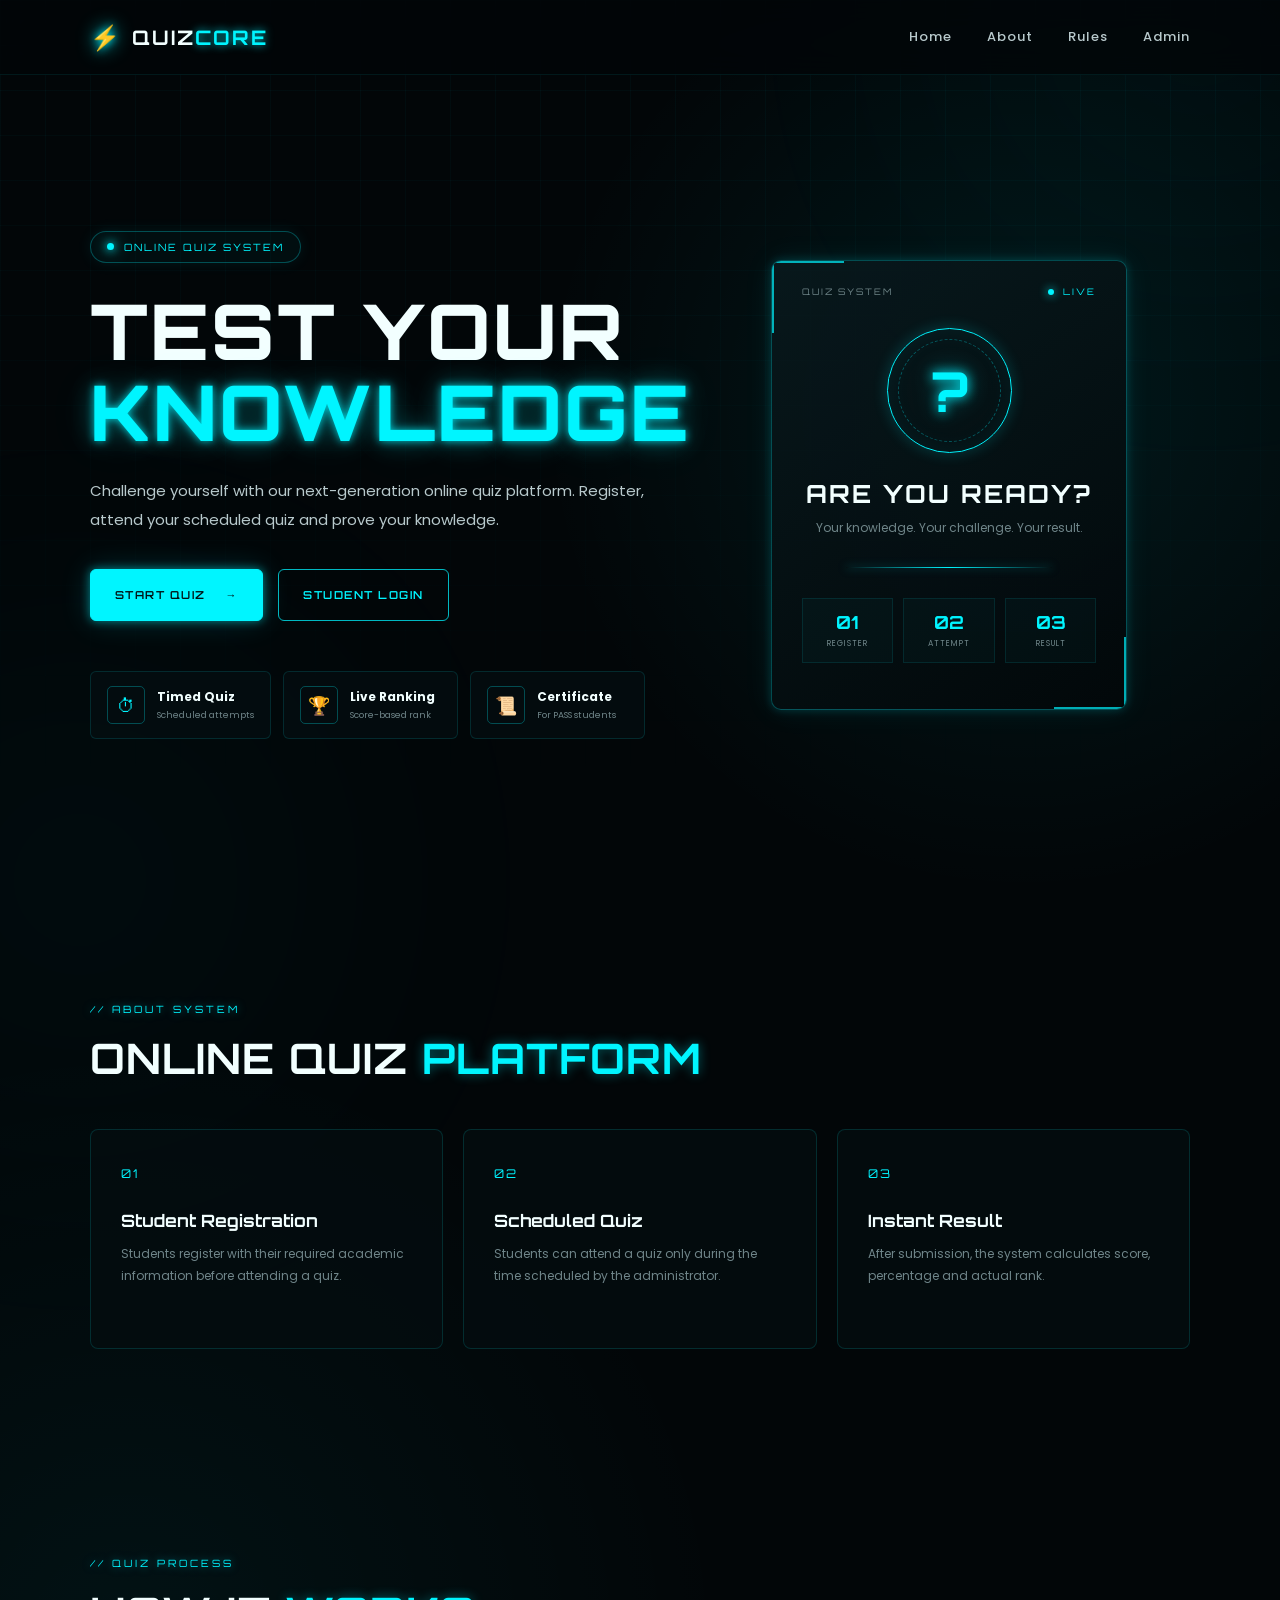
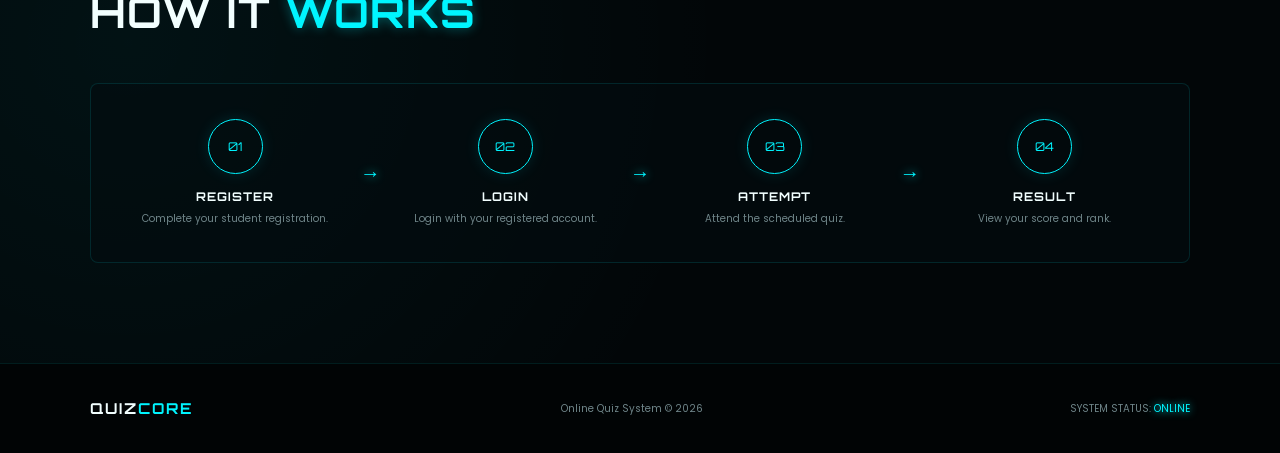
<file: index.html>
<!DOCTYPE html>
<html lang="en">
<head>
    <meta charset="UTF-8">
    <meta name="viewport" content="width=device-width, initial-scale=1.0">

    <title>Online Quiz System</title>

    <link rel="stylesheet" href="style.css">
</head>

<body>

    <!-- Background Effects -->
    <div class="grid-background"></div>
    <div class="glow glow-1"></div>
    <div class="glow glow-2"></div>

    <!-- Navigation (Fixed admin link path) -->
    <header class="navbar">
        <div class="logo">
            <span class="logo-icon">⚡</span>
            <span>QUIZ<span class="cyan">CORE</span></span>
        </div>

        <nav>
            <a href="#home">Home</a>
            <a href="#about">About</a>
            <a href="#rules">Rules</a>
            <a href="admin-login.html">Admin</a>
        </nav>
    </header>


    <!-- Main Home Section -->
    <main id="home">

        <section class="hero">

            <div class="hero-content">

                <div class="status">
                    <span class="status-dot"></span>
                    ONLINE QUIZ SYSTEM
                </div>

                <h1>
                    TEST YOUR
                    <span>KNOWLEDGE</span>
                </h1>

                <p>
                    Challenge yourself with our next-generation online quiz
                    platform. Register, attend your scheduled quiz and
                    prove your knowledge.
                </p>

                <div class="hero-buttons">

                    <a href="register.html" class="btn btn-primary">
                        <span>START QUIZ</span>
                        <span>→</span>
                    </a>

                    <a href="login.html" class="btn btn-secondary">
                        STUDENT LOGIN
                    </a>

                </div>

                <div class="features">

                    <div class="feature">
                        <div class="feature-icon">⏱</div>
                        <div>
                            <strong>Timed Quiz</strong>
                            <small>Scheduled attempts</small>
                        </div>
                    </div>

                    <div class="feature">
                        <div class="feature-icon">🏆</div>
                        <div>
                            <strong>Live Ranking</strong>
                            <small>Score-based rank</small>
                        </div>
                    </div>

                    <div class="feature">
                        <div class="feature-icon">📜</div>
                        <div>
                            <strong>Certificate</strong>
                            <small>For PASS students</small>
                        </div>
                    </div>

                </div>

            </div>


            <!-- Quiz Card -->
            <div class="hero-card">

                <div class="card-top">
                    <span>QUIZ SYSTEM</span>
                    <span class="live">
                        <i></i> LIVE
                    </span>
                </div>

                <div class="quiz-symbol">
                    <span>?</span>
                </div>

                <h2>ARE YOU READY?</h2>

                <p>
                    Your knowledge. Your challenge.
                    Your result.
                </p>

                <div class="card-line"></div>

                <div class="stats">

                    <div>
                        <strong>01</strong>
                        <small>REGISTER</small>
                    </div>

                    <div>
                        <strong>02</strong>
                        <small>ATTEMPT</small>
                    </div>

                    <div>
                        <strong>03</strong>
                        <small>RESULT</small>
                    </div>

                </div>

            </div>

        </section>


        <!-- About Section -->
        <section id="about" class="info-section">

            <div class="section-heading">
                <span>// ABOUT SYSTEM</span>
                <h2>ONLINE QUIZ <b>PLATFORM</b></h2>
            </div>

            <div class="info-grid">

                <div class="info-card">
                    <span class="number">01</span>
                    <h3>Student Registration</h3>
                    <p>
                        Students register with their required academic
                        information before attending a quiz.
                    </p>
                </div>

                <div class="info-card">
                    <span class="number">02</span>
                    <h3>Scheduled Quiz</h3>
                    <p>
                        Students can attend a quiz only during the
                        time scheduled by the administrator.
                    </p>
                </div>

                <div class="info-card">
                    <span class="number">03</span>
                    <h3>Instant Result</h3>
                    <p>
                        After submission, the system calculates
                        score, percentage and actual rank.
                    </p>
                </div>

            </div>

        </section>


        <!-- Rules Section -->
        <section id="rules" class="rules-section">

            <div class="section-heading">
                <span>// QUIZ PROCESS</span>
                <h2>HOW IT <b>WORKS</b></h2>
            </div>

            <div class="process">

                <div class="process-item">
                    <span>01</span>
                    <h3>REGISTER</h3>
                    <p>Complete your student registration.</p>
                </div>

                <div class="arrow">→</div>

                <div class="process-item">
                    <span>02</span>
                    <h3>LOGIN</h3>
                    <p>Login with your registered account.</p>
                </div>

                <div class="arrow">→</div>

                <div class="process-item">
                    <span>03</span>
                    <h3>ATTEMPT</h3>
                    <p>Attend the scheduled quiz.</p>
                </div>

                <div class="arrow">→</div>

                <div class="process-item">
                    <span>04</span>
                    <h3>RESULT</h3>
                    <p>View your score and rank.</p>
                </div>

            </div>

        </section>

    </main>


    <!-- Footer -->
    <footer>

        <div class="footer-logo">
            QUIZ<span>CORE</span>
        </div>

        <p>
            Online Quiz System © 2026
        </p>

        <p class="footer-status">
            SYSTEM STATUS: <span>ONLINE</span>
        </p>

    </footer>


    <script src="main.js"></script>

</body>
</html>
</file>
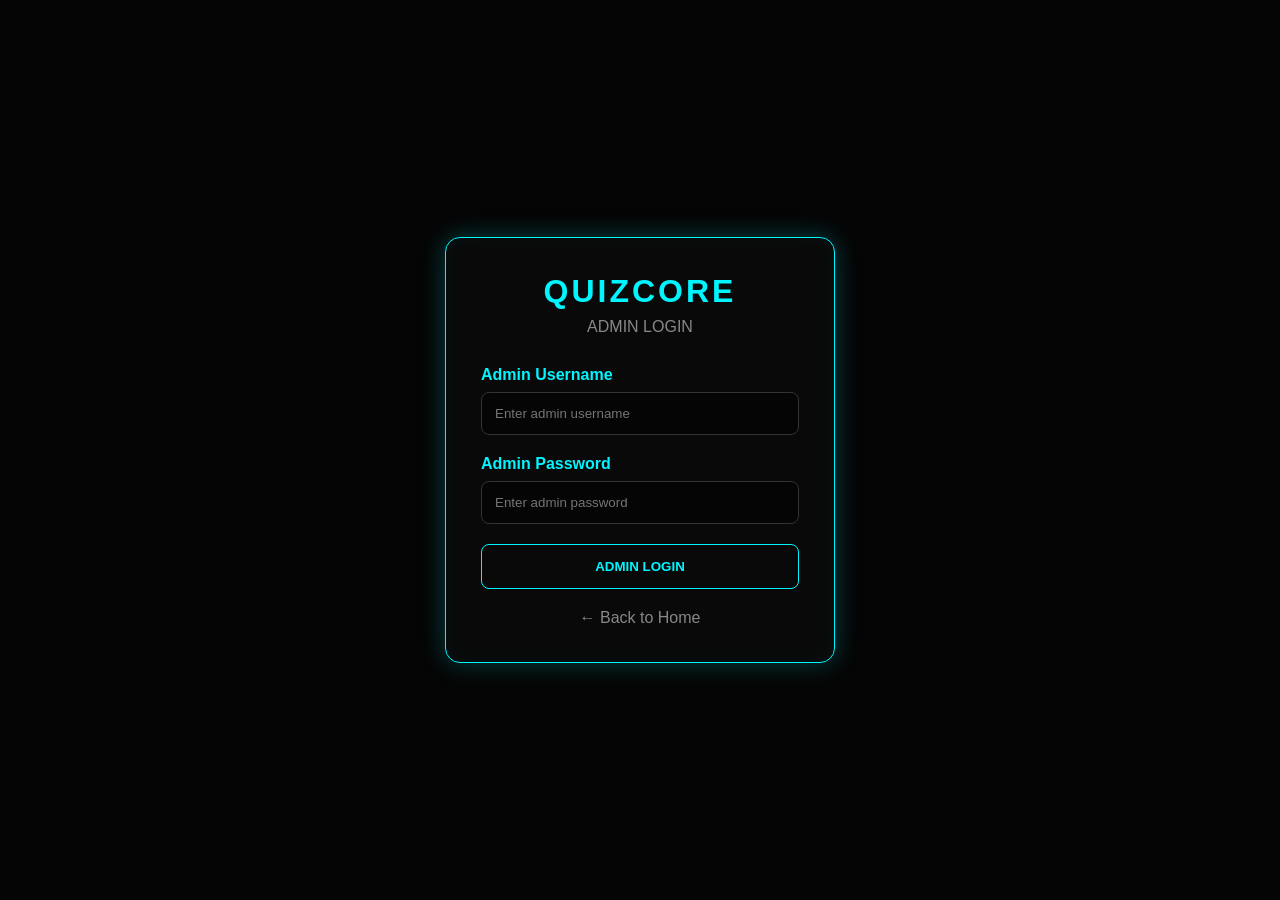
<file: admin-dashboard.html>
<!DOCTYPE html>
<html lang="en">
<head>
    <meta charset="UTF-8">
    <meta name="viewport" content="width=device-width, initial-scale=1.0">

    <title>Admin Dashboard | QUIZCORE</title>

    <link rel="stylesheet" href="style.css">

    <style>
        * {
            box-sizing: border-box;
        }

        body {
            margin: 0;
            min-height: 100vh;
            background:
                radial-gradient(circle at top right,
                rgba(0, 246, 255, 0.12),
                transparent 30%),
                #030606;
            color: white;
            font-family: Arial, sans-serif;
        }

        /* =========================
           DASHBOARD
        ========================== */

        .dashboard {
            min-height: 100vh;
            display: flex;
        }

        /* =========================
           SIDEBAR
        ========================== */

        .sidebar {
            width: 250px;
            min-height: 100vh;
            position: fixed;
            left: 0;
            top: 0;

            background: #050909;
            border-right: 1px solid #00f6ff;

            box-shadow:
                0 0 20px rgba(0, 246, 255, 0.15);

            padding: 25px 15px;
            z-index: 100;
        }

        .logo {
            text-align: center;
            color: #00f6ff;
            font-size: 24px;
            font-weight: bold;
            letter-spacing: 4px;

            text-shadow:
                0 0 10px #00f6ff;

            margin-bottom: 40px;
        }

        .admin-label {
            text-align: center;
            color: #777;
            font-size: 12px;
            letter-spacing: 2px;
            margin-bottom: 20px;
        }

        .menu {
            display: flex;
            flex-direction: column;
            gap: 10px;
        }

        .menu a {
            text-decoration: none;
            color: #aaa;

            padding: 13px 15px;
            border: 1px solid transparent;
            border-radius: 7px;

            transition: 0.3s;
        }

        .menu a:hover,
        .menu a.active {
            color: #00f6ff;
            border-color: #00f6ff;
            background: rgba(0, 246, 255, 0.06);

            box-shadow:
                0 0 12px rgba(0, 246, 255, 0.2);
        }

        .logout {
            margin-top: 40px;
            width: 100%;
            padding: 12px;

            background: transparent;
            border: 1px solid #ff4d4d;
            color: #ff4d4d;

            border-radius: 7px;
            cursor: pointer;
            font-weight: bold;

            transition: 0.3s;
        }

        .logout:hover {
            background: #ff4d4d;
            color: #000;
            box-shadow: 0 0 15px #ff4d4d;
        }

        /* =========================
           MAIN CONTENT
        ========================== */

        .main {
            margin-left: 250px;
            width: calc(100% - 250px);
            padding: 30px;
        }

        .topbar {
            display: flex;
            justify-content: space-between;
            align-items: center;

            margin-bottom: 30px;
            padding-bottom: 20px;

            border-bottom: 1px solid #1c2929;
        }

        .topbar h1 {
            margin: 0;
            color: #00f6ff;
            font-size: 28px;

            text-shadow:
                0 0 10px rgba(0, 246, 255, 0.5);
        }

        .topbar p {
            margin: 5px 0 0;
            color: #777;
        }

        .admin-name {
            padding: 10px 16px;
            border: 1px solid #00f6ff;
            color: #00f6ff;
            border-radius: 7px;
        }

        /* =========================
           STAT CARDS
        ========================== */

        .stats {
            display: grid;
            grid-template-columns:
                repeat(3, 1fr);

            gap: 18px;
            margin-bottom: 30px;
        }

        .stat-card {
            background: #080d0d;
            border: 1px solid #172525;
            border-radius: 12px;

            padding: 22px;

            position: relative;
            overflow: hidden;

            transition: 0.3s;
        }

        .stat-card:hover {
            border-color: #00f6ff;

            box-shadow:
                0 0 18px rgba(0, 246, 255, 0.2);

            transform: translateY(-3px);
        }

        .stat-card h3 {
            margin: 0;
            color: #888;
            font-size: 14px;
        }

        .stat-card .number {
            margin-top: 12px;
            color: #00f6ff;
            font-size: 32px;
            font-weight: bold;
        }

        .stat-card .icon {
            position: absolute;
            right: 20px;
            top: 22px;

            font-size: 30px;
            opacity: 0.7;
        }

        /* =========================
           QUICK ACTIONS
        ========================== */

        .section-title {
            color: #fff;
            margin: 0 0 15px;
            font-size: 20px;
        }

        .quick-actions {
            display: grid;
            grid-template-columns:
                repeat(4, 1fr);

            gap: 15px;
            margin-bottom: 30px;
        }

        .action {
            padding: 18px;

            background: #080d0d;
            border: 1px solid #00f6ff;
            border-radius: 10px;

            color: #00f6ff;
            text-decoration: none;
            text-align: center;

            transition: 0.3s;
        }

        .action:hover {
            background: #00f6ff;
            color: #000;

            box-shadow:
                0 0 18px #00f6ff;
        }

        .action span {
            display: block;
            font-size: 25px;
            margin-bottom: 8px;
        }

        /* =========================
           RECENT RESULTS
        ========================== */

        .table-container {
            background: #080d0d;
            border: 1px solid #172525;
            border-radius: 12px;

            overflow-x: auto;
        }

        table {
            width: 100%;
            border-collapse: collapse;
            min-width: 750px;
        }

        th {
            background: #0c1717;
            color: #00f6ff;
            padding: 15px;
            text-align: left;
            font-size: 13px;
        }

        td {
            padding: 14px 15px;
            border-top: 1px solid #172020;
            color: #ccc;
            font-size: 14px;
        }

        tr:hover td {
            background: rgba(0, 246, 255, 0.03);
        }

        .pass {
            color: #00ff88;
            font-weight: bold;
        }

        .fail {
            color: #ff4d4d;
            font-weight: bold;
        }

        .rank {
            color: #00f6ff;
            font-weight: bold;
        }

        /* =========================
           SYSTEM STATUS
        ========================== */

        .system-status {
            margin-top: 30px;

            display: grid;
            grid-template-columns:
                repeat(3, 1fr);

            gap: 15px;
        }

        .status-card {
            background: #080d0d;
            border: 1px solid #172525;
            border-radius: 10px;
            padding: 18px;
        }

        .status-card h3 {
            margin: 0 0 10px;
            font-size: 14px;
            color: #888;
        }

        .online {
            color: #00ff88;
            font-weight: bold;
        }

        /* =========================
           MOBILE
        ========================== */

        @media (max-width: 1000px) {

            .stats {
                grid-template-columns:
                    repeat(2, 1fr);
            }

            .quick-actions {
                grid-template-columns:
                    repeat(2, 1fr);
            }

            .system-status {
                grid-template-columns:
                    1fr;
            }
        }

        @media (max-width: 700px) {

            .sidebar {
                width: 100%;
                min-height: auto;
                position: relative;

                border-right: none;
                border-bottom: 1px solid #00f6ff;
            }

            .dashboard {
                display: block;
            }

            .main {
                margin-left: 0;
                width: 100%;
                padding: 20px 15px;
            }

            .menu {
                display: grid;
                grid-template-columns:
                    repeat(2, 1fr);
            }

            .logout {
                margin-top: 15px;
            }

            .stats {
                grid-template-columns: 1fr;
            }

            .quick-actions {
                grid-template-columns: 1fr;
            }

            .topbar {
                flex-direction: column;
                align-items: flex-start;
                gap: 15px;
            }
        }
    </style>
</head>

<body>

<div class="dashboard">

    <!-- =========================
         SIDEBAR
    ========================== -->

    <aside class="sidebar">

        <div class="logo">
            QUIZCORE
        </div>

        <div class="admin-label">
            ADMIN PANEL
        </div>

        <nav class="menu">

            <a href="admin-dashboard.html" class="active">
                🏠 Dashboard
            </a>

            <a href="admin-students.html">
                👨‍🎓 Students
            </a>

            <a href="admin-quizzes.html">
                📝 Quizzes
            </a>

            <a href="admin-questions.html">
                ❓ Questions
            </a>

            <a href="admin-results.html">
                📊 Results
            </a>

            <a href="admin-schedule.html">
                📅 Schedule
            </a>

        </nav>

        <button class="logout" onclick="logout()">
            LOGOUT
        </button>

    </aside>


    <!-- =========================
         MAIN
    ========================== -->

    <main class="main">

        <!-- TOP BAR -->

        <div class="topbar">

            <div>
                <h1>ADMIN DASHBOARD</h1>

                <p>
                    Manage your Online Quiz System
                </p>
            </div>

            <div class="admin-name">
                👤 ADMIN
            </div>

        </div>


        <!-- =========================
             STATISTICS
        ========================== -->

        <div class="stats">

            <div class="stat-card">

                <h3>TOTAL STUDENTS</h3>

                <div class="number" id="totalStudents">
                    0
                </div>

                <div class="icon">
                    👨‍🎓
                </div>

            </div>


            <div class="stat-card">

                <h3>TOTAL QUIZZES</h3>

                <div class="number" id="totalQuizzes">
                    0
                </div>

                <div class="icon">
                    📝
                </div>

            </div>


            <div class="stat-card">

                <h3>ATTENDED</h3>

                <div class="number" id="attended">
                    0
                </div>

                <div class="icon">
                    🎯
                </div>

            </div>


            <div class="stat-card">

                <h3>NOT ATTENDED</h3>

                <div class="number" id="notAttended">
                    0
                </div>

                <div class="icon">
                    ⏳
                </div>

            </div>


            <div class="stat-card">

                <h3>PASSED</h3>

                <div class="number" id="passed">
                    0
                </div>

                <div class="icon">
                    ✅
                </div>

            </div>


            <div class="stat-card">

                <h3>FAILED</h3>

                <div class="number" id="failed">
                    0
                </div>

                <div class="icon">
                    ❌
                </div>

            </div>

        </div>


        <!-- =========================
             QUICK ACTIONS
        ========================== -->

        <h2 class="section-title">
            QUICK ACTIONS
        </h2>

        <div class="quick-actions">

            <a
                href="admin-students.html"
                class="action">

                <span>👨‍🎓</span>

                Manage Students

            </a>


            <a
                href="admin-quizzes.html"
                class="action">

                <span>📝</span>

                Create Quiz

            </a>


            <a
                href="admin-questions.html"
                class="action">

                <span>❓</span>

                Add Questions

            </a>


            <a
                href="admin-schedule.html"
                class="action">

                <span>📅</span>

                Schedule Quiz

            </a>

        </div>


        <!-- =========================
             RECENT RESULTS
        ========================== -->

        <h2 class="section-title">
            RECENT RESULTS
        </h2>

        <div class="table-container">

            <table>

                <thead>

                    <tr>

                        <th>Student</th>
                        <th>Quiz</th>
                        <th>Score</th>
                        <th>Percentage</th>
                        <th>Rank</th>
                        <th>Status</th>
                        <th>Date</th>

                    </tr>

                </thead>

                <tbody id="resultsTable">

                    <tr>

                        <td colspan="7"
                            style="
                            text-align:center;
                            color:#666;
                            padding:30px;">

                            No quiz results available

                        </td>

                    </tr>

                </tbody>

            </table>

        </div>


        <!-- =========================
             SYSTEM STATUS
        ========================== -->

        <div class="system-status">

            <div class="status-card">

                <h3>SYSTEM STATUS</h3>

                <span class="online">
                    ● ONLINE
                </span>

            </div>


            <div class="status-card">

                <h3>DATABASE</h3>

                <span class="online">
                    ● CONNECTED
                </span>

            </div>


            <div class="status-card">

                <h3>QUIZ SYSTEM</h3>

                <span class="online">
                    ● ACTIVE
                </span>

            </div>

        </div>

    </main>

</div>


<script>

    /* =========================
       ADMIN LOGIN CHECK
    ========================== */

    const adminLoggedIn =
        localStorage.getItem("adminLoggedIn");

    if (adminLoggedIn !== "true") {

        window.location.href =
            "admin-login.html";

    }


    /* =========================
       DASHBOARD DATA
    ========================== */

    function loadDashboard() {

        /*
         Temporary frontend data.

         Later this data will come
         from Node.js + MySQL.
        */

        const students =
            JSON.parse(
                localStorage.getItem("students") || "[]"
            );

        const results =
            JSON.parse(
                localStorage.getItem("allResults") || "[]"
            );

        const quizzes =
            JSON.parse(
                localStorage.getItem("quizzes") || "[]"
            );


        /* Total Students */

        document.getElementById(
            "totalStudents"
        ).textContent =
            students.length;


        /* Total Quizzes */

        document.getElementById(
            "totalQuizzes"
        ).textContent =
            quizzes.length;


        /* Attended */

        document.getElementById(
            "attended"
        ).textContent =
            results.length;


        /* Not Attended */

        const notAttended =
            Math.max(
                students.length - results.length,
                0
            );

        document.getElementById(
            "notAttended"
        ).textContent =
            notAttended;


        /* Passed */

        const passed =
            results.filter(function (result) {

                return Number(result.percentage) >= 40;

            }).length;


        document.getElementById(
            "passed"
        ).textContent =
            passed;


        /* Failed */

        const failed =
            results.filter(function (result) {

                return Number(result.percentage) < 40;

            }).length;


        document.getElementById(
            "failed"
        ).textContent =
            failed;


        /* Recent Results */

        loadResults(results);

    }


    /* =========================
       RESULTS TABLE
    ========================== */

    function loadResults(results) {

        const table =
            document.getElementById(
                "resultsTable"
            );


        if (results.length === 0) {

            table.innerHTML = `
                <tr>
                    <td colspan="7"
                        style="
                        text-align:center;
                        color:#666;
                        padding:30px;">

                        No quiz results available

                    </td>
                </tr>
            `;

            return;

        }


        table.innerHTML = "";


        results
            .slice()
            .reverse()
            .slice(0, 10)
            .forEach(function (result) {

                const percentage =
                    Number(result.percentage || 0);


                const status =
                    percentage >= 40
                        ? "PASS"
                        : "FAIL";


                const statusClass =
                    percentage >= 40
                        ? "pass"
                        : "fail";


                const row =
                    document.createElement("tr");


                row.innerHTML = `

                    <td>
                        ${result.studentName || "Student"}
                    </td>

                    <td>
                        ${result.quizName || "Quiz"}
                    </td>

                    <td>
                        ${result.score || 0}
                    </td>

                    <td>
                        ${percentage.toFixed(2)}%
                    </td>

                    <td class="rank">
                        ${result.rank || "--"}
                    </td>

                    <td class="${statusClass}">
                        ${status}
                    </td>

                    <td>
                        ${result.date || "--"}
                    </td>

                `;


                table.appendChild(row);

            });

    }


    /* =========================
       LOGOUT
    ========================== */

    function logout() {

        localStorage.removeItem(
            "adminLoggedIn"
        );

        window.location.href =
            "admin-login.html";

    }


    /* =========================
       LOAD DASHBOARD
    ========================== */

    loadDashboard();

</script>

</body>
</html>
</file>
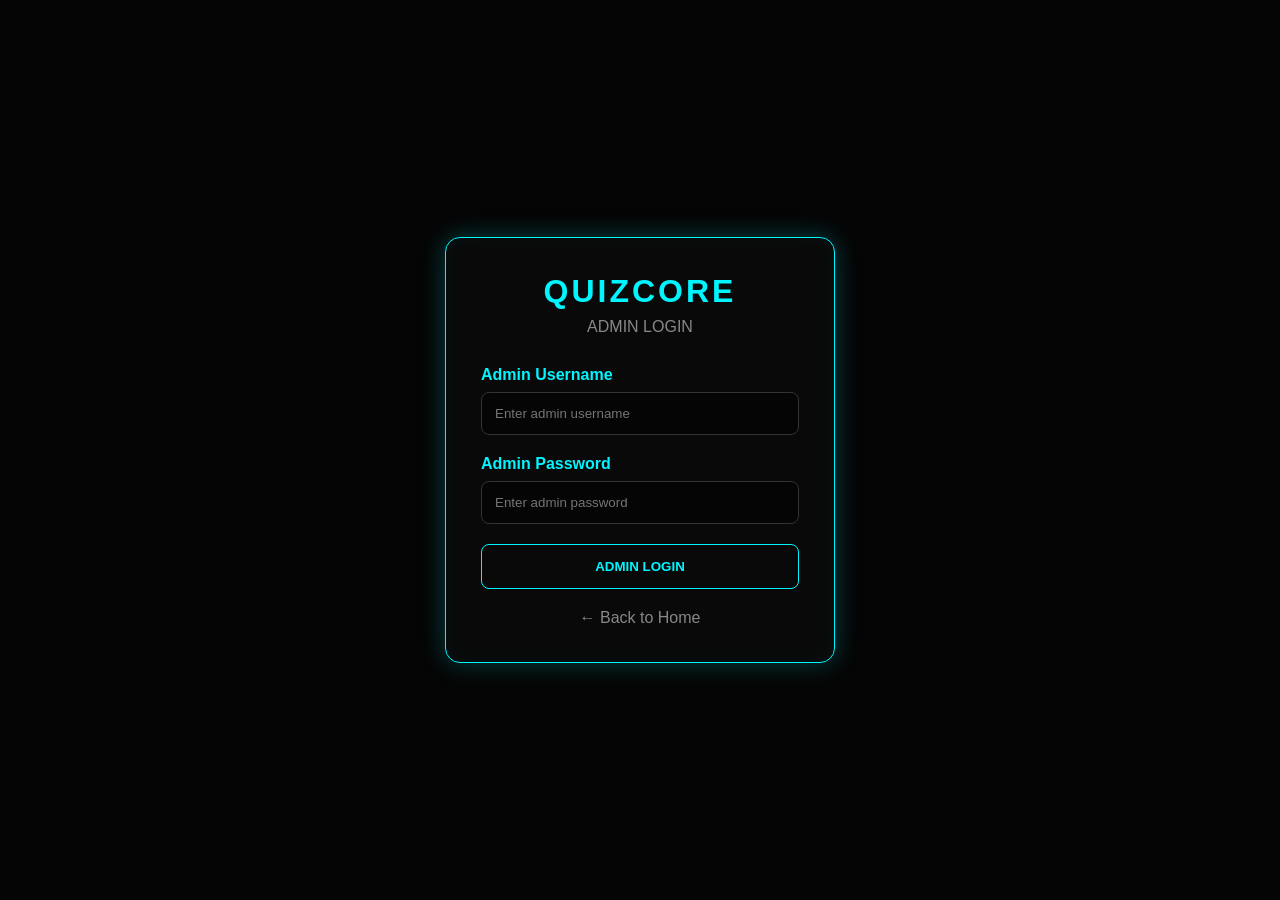
<file: admin-login.html>
<!DOCTYPE html>
<html lang="en">

<head>
    <meta charset="UTF-8">
    <meta name="viewport" content="width=device-width, initial-scale=1.0">

    <title>Admin Login | QUIZCORE</title>

    <link rel="stylesheet" href="style.css">

    <style>

        body {
            margin: 0;
            min-height: 100vh;
            background: #050505;
            color: white;
            font-family: Arial, sans-serif;
            display: flex;
            justify-content: center;
            align-items: center;
        }

        .admin-page {
            width: 100%;
            max-width: 430px;
            padding: 20px;
        }

        .admin-box {
            background: #090909;
            border: 1px solid #00f6ff;
            border-radius: 15px;
            padding: 35px;
            box-shadow:
                0 0 25px rgba(0,246,255,.25),
                inset 0 0 20px rgba(0,246,255,.04);
        }

        .admin-title {
            text-align: center;
            margin-bottom: 30px;
        }

        .admin-title h1 {
            color: #00f6ff;
            letter-spacing: 3px;
            margin-bottom: 8px;
        }

        .admin-title p {
            color: #888;
        }

        .form-group {
            margin-bottom: 20px;
        }

        .form-group label {
            display: block;
            color: #00f6ff;
            margin-bottom: 8px;
            font-weight: bold;
        }

        .form-group input {
            width: 100%;
            box-sizing: border-box;
            padding: 13px;
            background: #050505;
            color: white;
            border: 1px solid #333;
            border-radius: 8px;
            outline: none;
        }

        .form-group input:focus {
            border-color: #00f6ff;
            box-shadow: 0 0 10px rgba(0,246,255,.3);
        }

        .login-btn {
            width: 100%;
            padding: 14px;
            background: transparent;
            color: #00f6ff;
            border: 1px solid #00f6ff;
            border-radius: 8px;
            font-weight: bold;
            cursor: pointer;
            transition: .3s;
        }

        .login-btn:hover {
            background: #00f6ff;
            color: #000;
            box-shadow: 0 0 20px #00f6ff;
        }

        .message {
            text-align: center;
            margin-top: 15px;
            font-size: 14px;
        }

        .back-home {
            display: block;
            text-align: center;
            margin-top: 20px;
            color: #888;
            text-decoration: none;
        }

        .back-home:hover {
            color: #00f6ff;
        }

    </style>
</head>


<body>

<div class="admin-page">

    <div class="admin-box">

        <div class="admin-title">

            <h1>QUIZCORE</h1>

            <p>ADMIN LOGIN</p>

        </div>


        <form id="adminLoginForm">

            <div class="form-group">

                <label for="adminUsername">
                    Admin Username
                </label>

                <input
                    type="text"
                    id="adminUsername"
                    placeholder="Enter admin username"
                    required
                >

            </div>


            <div class="form-group">

                <label for="adminPassword">
                    Admin Password
                </label>

                <input
                    type="password"
                    id="adminPassword"
                    placeholder="Enter admin password"
                    required
                >

            </div>


            <button
                type="submit"
                class="login-btn">

                ADMIN LOGIN

            </button>


            <div
                id="message"
                class="message">
            </div>

        </form>


        <a
            href="index.html"
            class="back-home">

            ← Back to Home

        </a>

    </div>

</div>


<script>

document
    .getElementById("adminLoginForm")
    .addEventListener("submit", function(event) {

        event.preventDefault();


        const username =
            document
            .getElementById("adminUsername")
            .value
            .trim();


        const password =
            document
            .getElementById("adminPassword")
            .value;


        const message =
            document.getElementById("message");


        /*
            Temporary demo credentials.

            Production version me admin login
            Node.js + MySQL backend se verify hoga.
        */

        if (
            username === "admin" &&
            password === "admin123"
        ) {

            localStorage.setItem(
                "adminLoggedIn",
                "true"
            );


            message.style.color =
                "#00ff88";

            message.textContent =
                "Admin login successful!";


            setTimeout(function() {

                window.location.href =
                    "admin-dashboard.html";

            }, 800);


        } else {

            message.style.color =
                "#ff4d4d";

            message.textContent =
                "Invalid admin username or password.";

        }

    });

</script>

</body>

</html>
</file>
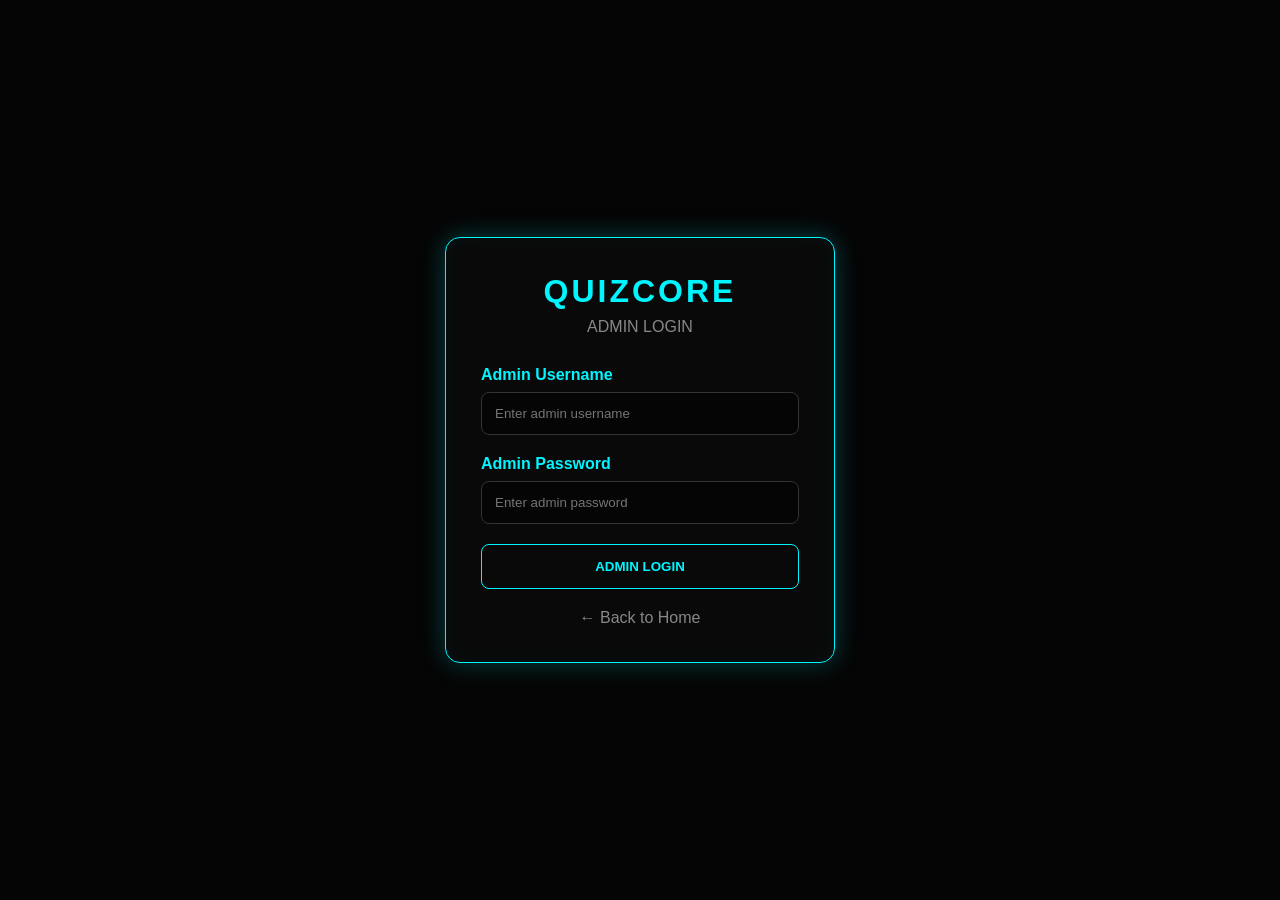
<file: admin-questions.html>
<!DOCTYPE html>
<html lang="en">
<head>
    <meta charset="UTF-8">
    <meta name="viewport" content="width=device-width, initial-scale=1.0">

    <title>Question Management | QUIZCORE</title>

    <link rel="stylesheet" href="style.css">

    <style>
        * {
            box-sizing: border-box;
        }

        body {
            margin: 0;
            min-height: 100vh;
            background:
                radial-gradient(
                    circle at top right,
                    rgba(0,246,255,.12),
                    transparent 30%
                ),
                #030606;
            color: white;
            font-family: Arial, sans-serif;
        }

        .dashboard {
            min-height: 100vh;
            display: flex;
        }

        /* SIDEBAR */

        .sidebar {
            width: 250px;
            min-height: 100vh;
            position: fixed;
            left: 0;
            top: 0;

            background: #050909;
            border-right: 1px solid #00f6ff;

            box-shadow:
                0 0 20px rgba(0,246,255,.15);

            padding: 25px 15px;
            z-index: 100;
        }

        .logo {
            text-align: center;
            color: #00f6ff;
            font-size: 24px;
            font-weight: bold;
            letter-spacing: 4px;

            text-shadow: 0 0 10px #00f6ff;

            margin-bottom: 40px;
        }

        .admin-label {
            text-align: center;
            color: #777;
            font-size: 12px;
            letter-spacing: 2px;
            margin-bottom: 20px;
        }

        .menu {
            display: flex;
            flex-direction: column;
            gap: 10px;
        }

        .menu a {
            text-decoration: none;
            color: #aaa;

            padding: 13px 15px;

            border: 1px solid transparent;
            border-radius: 7px;

            transition: .3s;
        }

        .menu a:hover,
        .menu a.active {
            color: #00f6ff;
            border-color: #00f6ff;
            background: rgba(0,246,255,.06);

            box-shadow:
                0 0 12px rgba(0,246,255,.2);
        }

        .logout {
            margin-top: 40px;
            width: 100%;
            padding: 12px;

            background: transparent;

            border: 1px solid #ff4d4d;
            color: #ff4d4d;

            border-radius: 7px;
            cursor: pointer;
            font-weight: bold;
        }

        .logout:hover {
            background: #ff4d4d;
            color: #000;

            box-shadow:
                0 0 15px #ff4d4d;
        }

        /* MAIN */

        .main {
            margin-left: 250px;
            width: calc(100% - 250px);

            padding: 30px;
        }

        .topbar {
            display: flex;
            justify-content: space-between;
            align-items: center;

            margin-bottom: 25px;
            padding-bottom: 20px;

            border-bottom: 1px solid #172525;
        }

        .topbar h1 {
            margin: 0;

            color: #00f6ff;
            font-size: 28px;

            text-shadow:
                0 0 10px rgba(0,246,255,.5);
        }

        .topbar p {
            margin: 6px 0 0;
            color: #777;
        }

        .admin-name {
            padding: 10px 16px;

            border: 1px solid #00f6ff;
            color: #00f6ff;

            border-radius: 7px;
        }

        /* TOOLBAR */

        .toolbar {
            display: flex;
            justify-content: space-between;
            align-items: center;

            gap: 15px;
            margin-bottom: 20px;
        }

        .quiz-select {
            flex: 1;
            max-width: 500px;
        }

        .quiz-select select {
            width: 100%;

            padding: 13px 15px;

            background: #080d0d;

            border: 1px solid #263333;
            border-radius: 8px;

            color: white;

            outline: none;
        }

        .quiz-select select:focus {
            border-color: #00f6ff;

            box-shadow:
                0 0 12px rgba(0,246,255,.2);
        }

        .add-btn {
            padding: 13px 20px;

            border: 1px solid #00f6ff;
            background: transparent;

            color: #00f6ff;

            border-radius: 8px;
            cursor: pointer;

            font-weight: bold;
        }

        .add-btn:hover {
            background: #00f6ff;
            color: #000;

            box-shadow:
                0 0 15px #00f6ff;
        }

        /* INFO */

        .info-box {
            display: grid;

            grid-template-columns:
                repeat(4, 1fr);

            gap: 15px;

            margin-bottom: 25px;
        }

        .info-card {
            background: #080d0d;

            border: 1px solid #172525;

            border-radius: 10px;

            padding: 18px;
        }

        .info-card h3 {
            margin: 0 0 8px;

            color: #777;
            font-size: 13px;
        }

        .info-card p {
            margin: 0;

            color: #00f6ff;
            font-size: 25px;
            font-weight: bold;
        }

        /* TABLE */

        .table-container {
            overflow-x: auto;

            background: #080d0d;

            border: 1px solid #172525;

            border-radius: 12px;
        }

        table {
            width: 100%;
            min-width: 1100px;

            border-collapse: collapse;
        }

        th {
            background: #0c1717;

            color: #00f6ff;

            padding: 15px;

            text-align: left;

            font-size: 13px;
        }

        td {
            padding: 14px 15px;

            border-top: 1px solid #172020;

            color: #ccc;

            font-size: 14px;
        }

        tr:hover td {
            background:
                rgba(0,246,255,.03);
        }

        /* DIFFICULTY */

        .easy {
            color: #00ff88;
            font-weight: bold;
        }

        .medium {
            color: #ffaa00;
            font-weight: bold;
        }

        .hard {
            color: #ff4d4d;
            font-weight: bold;
        }

        /* ACTION */

        .action-btn {
            padding: 7px 11px;

            margin-right: 5px;

            background: transparent;

            border-radius: 5px;

            cursor: pointer;
            font-size: 12px;
        }

        .edit-btn {
            border: 1px solid #00f6ff;
            color: #00f6ff;
        }

        .edit-btn:hover {
            background: #00f6ff;
            color: #000;
        }

        .delete-btn {
            border: 1px solid #ff4d4d;
            color: #ff4d4d;
        }

        .delete-btn:hover {
            background: #ff4d4d;
            color: #000;
        }

        /* MODAL */

        .modal {
            display: none;

            position: fixed;

            inset: 0;

            background:
                rgba(0,0,0,.82);

            justify-content: center;
            align-items: center;

            padding: 20px;

            z-index: 500;
        }

        .modal-box {
            width: 100%;
            max-width: 700px;

            max-height: 90vh;

            overflow-y: auto;

            background: #080d0d;

            border: 1px solid #00f6ff;

            border-radius: 12px;

            padding: 30px;

            box-shadow:
                0 0 30px
                rgba(0,246,255,.3);
        }

        .modal-title {
            display: flex;

            justify-content: space-between;
            align-items: center;

            margin-bottom: 25px;
        }

        .modal-title h2 {
            margin: 0;

            color: #00f6ff;
        }

        .close {
            background: transparent;

            border: none;

            color: #ff4d4d;

            font-size: 25px;

            cursor: pointer;
        }

        .form-group {
            margin-bottom: 17px;
        }

        .form-group label {
            display: block;

            color: #aaa;

            font-size: 13px;

            margin-bottom: 7px;
        }

        .form-group input,
        .form-group textarea,
        .form-group select {
            width: 100%;

            padding: 12px;

            background: #050909;

            border: 1px solid #263333;

            border-radius: 7px;

            color: white;

            outline: none;

            font-family: Arial, sans-serif;
        }

        .form-group textarea {
            min-height: 100px;

            resize: vertical;
        }

        .form-group input:focus,
        .form-group textarea:focus,
        .form-group select:focus {
            border-color: #00f6ff;
        }

        .options-grid {
            display: grid;

            grid-template-columns:
                1fr 1fr;

            gap: 12px;
        }

        .form-actions {
            display: flex;

            gap: 12px;

            margin-top: 25px;
        }

        .save-btn,
        .cancel-btn {
            flex: 1;

            padding: 13px;

            border-radius: 7px;

            cursor: pointer;

            font-weight: bold;
        }

        .save-btn {
            background: #00f6ff;

            border: 1px solid #00f6ff;

            color: #000;
        }

        .cancel-btn {
            background: transparent;

            border: 1px solid #ff4d4d;

            color: #ff4d4d;
        }

        .empty {
            text-align: center;

            padding: 40px;

            color: #666;
        }

        /* MOBILE */

        @media(max-width:900px) {

            .info-box {
                grid-template-columns:
                    repeat(2,1fr);
            }
        }

        @media(max-width:800px) {

            .sidebar {
                width: 100%;

                min-height: auto;

                position: relative;

                border-right: none;

                border-bottom: 1px solid #00f6ff;
            }

            .dashboard {
                display: block;
            }

            .main {
                margin-left: 0;

                width: 100%;

                padding: 20px 15px;
            }

            .menu {
                display: grid;

                grid-template-columns:
                    repeat(2,1fr);
            }

            .logout {
                margin-top: 15px;
            }

            .topbar {
                flex-direction: column;

                align-items: flex-start;

                gap: 15px;
            }

            .toolbar {
                flex-direction: column;

                align-items: stretch;
            }

            .quiz-select {
                max-width: none;
            }
        }

        @media(max-width:500px) {

            .info-box {
                grid-template-columns: 1fr;
            }

            .options-grid {
                grid-template-columns: 1fr;
            }
        }
    </style>
</head>

<body>

<div class="dashboard">

    <!-- SIDEBAR -->

    <aside class="sidebar">

        <div class="logo">
            QUIZCORE
        </div>

        <div class="admin-label">
            ADMIN PANEL
        </div>

        <nav class="menu">

            <a href="admin-dashboard.html">
                🏠 Dashboard
            </a>

            <a href="admin-students.html">
                👨‍🎓 Students
            </a>

            <a href="admin-quizzes.html">
                📝 Quizzes
            </a>

            <a href="admin-questions.html"
               class="active">
                ❓ Questions
            </a>

            <a href="admin-results.html">
                📊 Results
            </a>

            <a href="admin-schedule.html">
                📅 Schedule
            </a>

        </nav>

        <button
            class="logout"
            onclick="logout()">

            LOGOUT

        </button>

    </aside>


    <!-- MAIN -->

    <main class="main">

        <div class="topbar">

            <div>

                <h1>
                    QUESTION MANAGEMENT
                </h1>

                <p>
                    Add and manage quiz questions
                </p>

            </div>

            <div class="admin-name">
                👤 ADMIN
            </div>

        </div>


        <!-- TOOLBAR -->

        <div class="toolbar">

            <div class="quiz-select">

                <select
                    id="quizSelect"
                    onchange="loadQuestions()">

                    <option value="">
                        Select Quiz
                    </option>

                </select>

            </div>

            <button
                class="add-btn"
                onclick="openQuestionModal()">

                + ADD QUESTION

            </button>

        </div>


        <!-- INFO -->

        <div class="info-box">

            <div class="info-card">

                <h3>
                    TOTAL QUESTIONS
                </h3>

                <p id="totalCount">
                    0
                </p>

            </div>

            <div class="info-card">

                <h3>
                    EASY
                </h3>

                <p id="easyCount">
                    0
                </p>

            </div>

            <div class="info-card">

                <h3>
                    MEDIUM
                </h3>

                <p id="mediumCount">
                    0
                </p>

            </div>

            <div class="info-card">

                <h3>
                    HARD
                </h3>

                <p id="hardCount">
                    0
                </p>

            </div>

        </div>


        <!-- TABLE -->

        <div class="table-container">

            <table>

                <thead>

                    <tr>

                        <th>#</th>

                        <th>QUESTION</th>

                        <th>OPTION A</th>

                        <th>OPTION B</th>

                        <th>OPTION C</th>

                        <th>OPTION D</th>

                        <th>CORRECT</th>

                        <th>DIFFICULTY</th>

                        <th>ACTION</th>

                    </tr>

                </thead>

                <tbody id="questionTable">

                </tbody>

            </table>

        </div>

    </main>

</div>


<!-- QUESTION MODAL -->

<div
    class="modal"
    id="questionModal">

    <div class="modal-box">

        <div class="modal-title">

            <h2 id="modalHeading">
                ADD QUESTION
            </h2>

            <button
                class="close"
                onclick="closeQuestionModal()">

                ×

            </button>

        </div>


        <form id="questionForm">

            <input
                type="hidden"
                id="editIndex"
                value="-1">


            <div class="form-group">

                <label>
                    SELECT QUIZ
                </label>

                <select
                    id="formQuiz"
                    required>

                    <option value="">
                        Select Quiz
                    </option>

                </select>

            </div>


            <div class="form-group">

                <label>
                    QUESTION
                </label>

                <textarea
                    id="questionText"
                    placeholder="Enter your question..."
                    required></textarea>

            </div>


            <div class="options-grid">

                <div class="form-group">

                    <label>
                        OPTION A
                    </label>

                    <input
                        type="text"
                        id="optionA"
                        required>

                </div>


                <div class="form-group">

                    <label>
                        OPTION B
                    </label>

                    <input
                        type="text"
                        id="optionB"
                        required>

                </div>


                <div class="form-group">

                    <label>
                        OPTION C
                    </label>

                    <input
                        type="text"
                        id="optionC"
                        required>

                </div>


                <div class="form-group">

                    <label>
                        OPTION D
                    </label>

                    <input
                        type="text"
                        id="optionD"
                        required>

                </div>

            </div>


            <div class="form-group">

                <label>
                    CORRECT ANSWER
                </label>

                <select
                    id="correctAnswer"
                    required>

                    <option value="">
                        Select Correct Answer
                    </option>

                    <option value="A">
                        Option A
                    </option>

                    <option value="B">
                        Option B
                    </option>

                    <option value="C">
                        Option C
                    </option>

                    <option value="D">
                        Option D
                    </option>

                </select>

            </div>


            <div class="form-group">

                <label>
                    DIFFICULTY
                    <small style="color:#777;">
                        (Admin only)
                    </small>
                </label>

                <select
                    id="difficulty"
                    required>

                    <option value="">
                        Select Difficulty
                    </option>

                    <option value="Easy">
                        Easy
                    </option>

                    <option value="Medium">
                        Medium
                    </option>

                    <option value="Hard">
                        Hard
                    </option>

                </select>

            </div>


            <div class="form-actions">

                <button
                    type="submit"
                    class="save-btn">

                    SAVE QUESTION

                </button>

                <button
                    type="button"
                    class="cancel-btn"
                    onclick="closeQuestionModal()">

                    CANCEL

                </button>

            </div>

        </form>

    </div>

</div>


<script>

    /* =========================
       ADMIN LOGIN CHECK
    ========================== */

    if (
        localStorage.getItem("adminLoggedIn")
        !== "true"
    ) {

        window.location.href =
            "admin-login.html";

    }


    /* =========================
       DATA
    ========================== */

    let quizzes =
        JSON.parse(
            localStorage.getItem("quizzes") || "[]"
        );


    let questions =
        JSON.parse(
            localStorage.getItem("questions") || "[]"
        );


    /* =========================
       LOAD QUIZZES
    ========================== */

    function loadQuizOptions() {

        const quizSelect =
            document.getElementById("quizSelect");

        const formQuiz =
            document.getElementById("formQuiz");


        quizSelect.innerHTML = `
            <option value="">
                Select Quiz
            </option>
        `;


        formQuiz.innerHTML = `
            <option value="">
                Select Quiz
            </option>
        `;


        quizzes.forEach(function(quiz, index) {

            const option =
                document.createElement("option");

            option.value = quiz.name;

            option.textContent =
                quiz.name;

            quizSelect.appendChild(option);


            const formOption =
                document.createElement("option");

            formOption.value = quiz.name;

            formOption.textContent =
                quiz.name;

            formQuiz.appendChild(formOption);

        });

    }


    /* =========================
       LOAD QUESTIONS
    ========================== */

    function loadQuestions() {

        const selectedQuiz =
            document.getElementById("quizSelect")
                .value;


        let filtered = questions;


        if (selectedQuiz) {

            filtered =
                questions.filter(function(question) {

                    return question.quizName
                        === selectedQuiz;

                });

        }


        displayQuestions(filtered);

    }


    /* =========================
       DISPLAY QUESTIONS
    ========================== */

    function displayQuestions(list) {

        const table =
            document.getElementById(
                "questionTable"
            );


        table.innerHTML = "";


        let easy = 0;
        let medium = 0;
        let hard = 0;


        list.forEach(function(question) {

            if (question.difficulty === "Easy") {
                easy++;
            }

            if (question.difficulty === "Medium") {
                medium++;
            }

            if (question.difficulty === "Hard") {
                hard++;
            }

        });


        document.getElementById(
            "totalCount"
        ).textContent = list.length;


        document.getElementById(
            "easyCount"
        ).textContent = easy;


        document.getElementById(
            "mediumCount"
        ).textContent = medium;


        document.getElementById(
            "hardCount"
        ).textContent = hard;


        if (list.length === 0) {

            table.innerHTML = `

                <tr>

                    <td
                        colspan="9"
                        class="empty">

                        No questions found.

                    </td>

                </tr>

            `;

            return;

        }


        list.forEach(function(question) {

            const actualIndex =
                questions.indexOf(question);


            let difficultyClass =
                question.difficulty
                    .toLowerCase();


            const row =
                document.createElement("tr");


            row.innerHTML = `

                <td>
                    ${actualIndex + 1}
                </td>

                <td>
                    ${question.question}
                </td>

                <td>
                    ${question.options.A}
                </td>

                <td>
                    ${question.options.B}
                </td>

                <td>
                    ${question.options.C}
                </td>

                <td>
                    ${question.options.D}
                </td>

                <td>
                    ${question.correctAnswer}
                </td>

                <td class="${difficultyClass}">
                    ${question.difficulty}
                </td>

                <td>

                    <button
                        class="action-btn edit-btn"
                        onclick="editQuestion(${actualIndex})">

                        EDIT

                    </button>

                    <button
                        class="action-btn delete-btn"
                        onclick="deleteQuestion(${actualIndex})">

                        DELETE

                    </button>

                </td>

            `;


            table.appendChild(row);

        });

    }


    /* =========================
       OPEN QUESTION MODAL
    ========================== */

    function openQuestionModal() {

        if (quizzes.length === 0) {

            alert(
                "First create a quiz from Quiz Management."
            );

            return;

        }


        document.getElementById(
            "questionForm"
        ).reset();


        document.getElementById(
            "editIndex"
        ).value = "-1";


        document.getElementById(
            "modalHeading"
        ).textContent =
            "ADD QUESTION";


        document.getElementById(
            "questionModal"
        ).style.display =
            "flex";

    }


    /* =========================
       CLOSE MODAL
    ========================== */

    function closeQuestionModal() {

        document.getElementById(
            "questionModal"
        ).style.display =
            "none";

    }


    /* =========================
       SAVE QUESTION
    ========================== */

    document.getElementById(
        "questionForm"
    ).addEventListener(
        "submit",
        function(event) {

            event.preventDefault();


            const quizName =
                document.getElementById(
                    "formQuiz"
                ).value;


            const question =
                document.getElementById(
                    "questionText"
                ).value.trim();


            const optionA =
                document.getElementById(
                    "optionA"
                ).value.trim();


            const optionB =
                document.getElementById(
                    "optionB"
                ).value.trim();


            const optionC =
                document.getElementById(
                    "optionC"
                ).value.trim();


            const optionD =
                document.getElementById(
                    "optionD"
                ).value.trim();


            const correctAnswer =
                document.getElementById(
                    "correctAnswer"
                ).value;


            const difficulty =
                document.getElementById(
                    "difficulty"
                ).value;


            const editIndex =
                Number(
                    document.getElementById(
                        "editIndex"
                    ).value
                );


            const questionData = {

                quizName: quizName,

                question: question,

                options: {

                    A: optionA,

                    B: optionB,

                    C: optionC,

                    D: optionD

                },

                correctAnswer:
                    correctAnswer,

                difficulty:
                    difficulty,

                createdAt:
                    new Date().toISOString()

            };


            /* EDIT */

            if (editIndex >= 0) {

                questions[editIndex] =
                    questionData;

                alert(
                    "Question updated successfully!"
                );

            }

            /* ADD */

            else {

                questions.push(
                    questionData
                );

                alert(
                    "Question added successfully!"
                );

            }


            localStorage.setItem(
                "questions",
                JSON.stringify(questions)
            );


            closeQuestionModal();

            loadQuestions();

        }
    );


    /* =========================
       EDIT QUESTION
    ========================== */

    function editQuestion(index) {

        const question =
            questions[index];


        document.getElementById(
            "editIndex"
        ).value = index;


        document.getElementById(
            "formQuiz"
        ).value =
            question.quizName;


        document.getElementById(
            "questionText"
        ).value =
            question.question;


        document.getElementById(
            "optionA"
        ).value =
            question.options.A;


        document.getElementById(
            "optionB"
        ).value =
            question.options.B;


        document.getElementById(
            "optionC"
        ).value =
            question.options.C;


        document.getElementById(
            "optionD"
        ).value =
            question.options.D;


        document.getElementById(
            "correctAnswer"
        ).value =
            question.correctAnswer;


        document.getElementById(
            "difficulty"
        ).value =
            question.difficulty;


        document.getElementById(
            "modalHeading"
        ).textContent =
            "EDIT QUESTION";


        document.getElementById(
            "questionModal"
        ).style.display =
            "flex";

    }


    /* =========================
       DELETE QUESTION
    ========================== */

    function deleteQuestion(index) {

        const confirmDelete =
            confirm(
                "Are you sure you want to delete this question?"
            );


        if (!confirmDelete) {
            return;
        }


        questions.splice(index, 1);


        localStorage.setItem(
            "questions",
            JSON.stringify(questions)
        );


        loadQuestions();

    }


    /* =========================
       LOGOUT
    ========================== */

    function logout() {

        localStorage.removeItem(
            "adminLoggedIn"
        );


        window.location.href =
            "admin-login.html";

    }


    /* =========================
       INITIALIZE
    ========================== */

    loadQuizOptions();

    loadQuestions();


    /* =========================
       CLOSE MODAL OUTSIDE
    ========================== */

    window.onclick =
        function(event) {

            const modal =
                document.getElementById(
                    "questionModal"
                );


            if (event.target === modal) {

                closeQuestionModal();

            }

        };

</script>

</body>
</html>
</file>
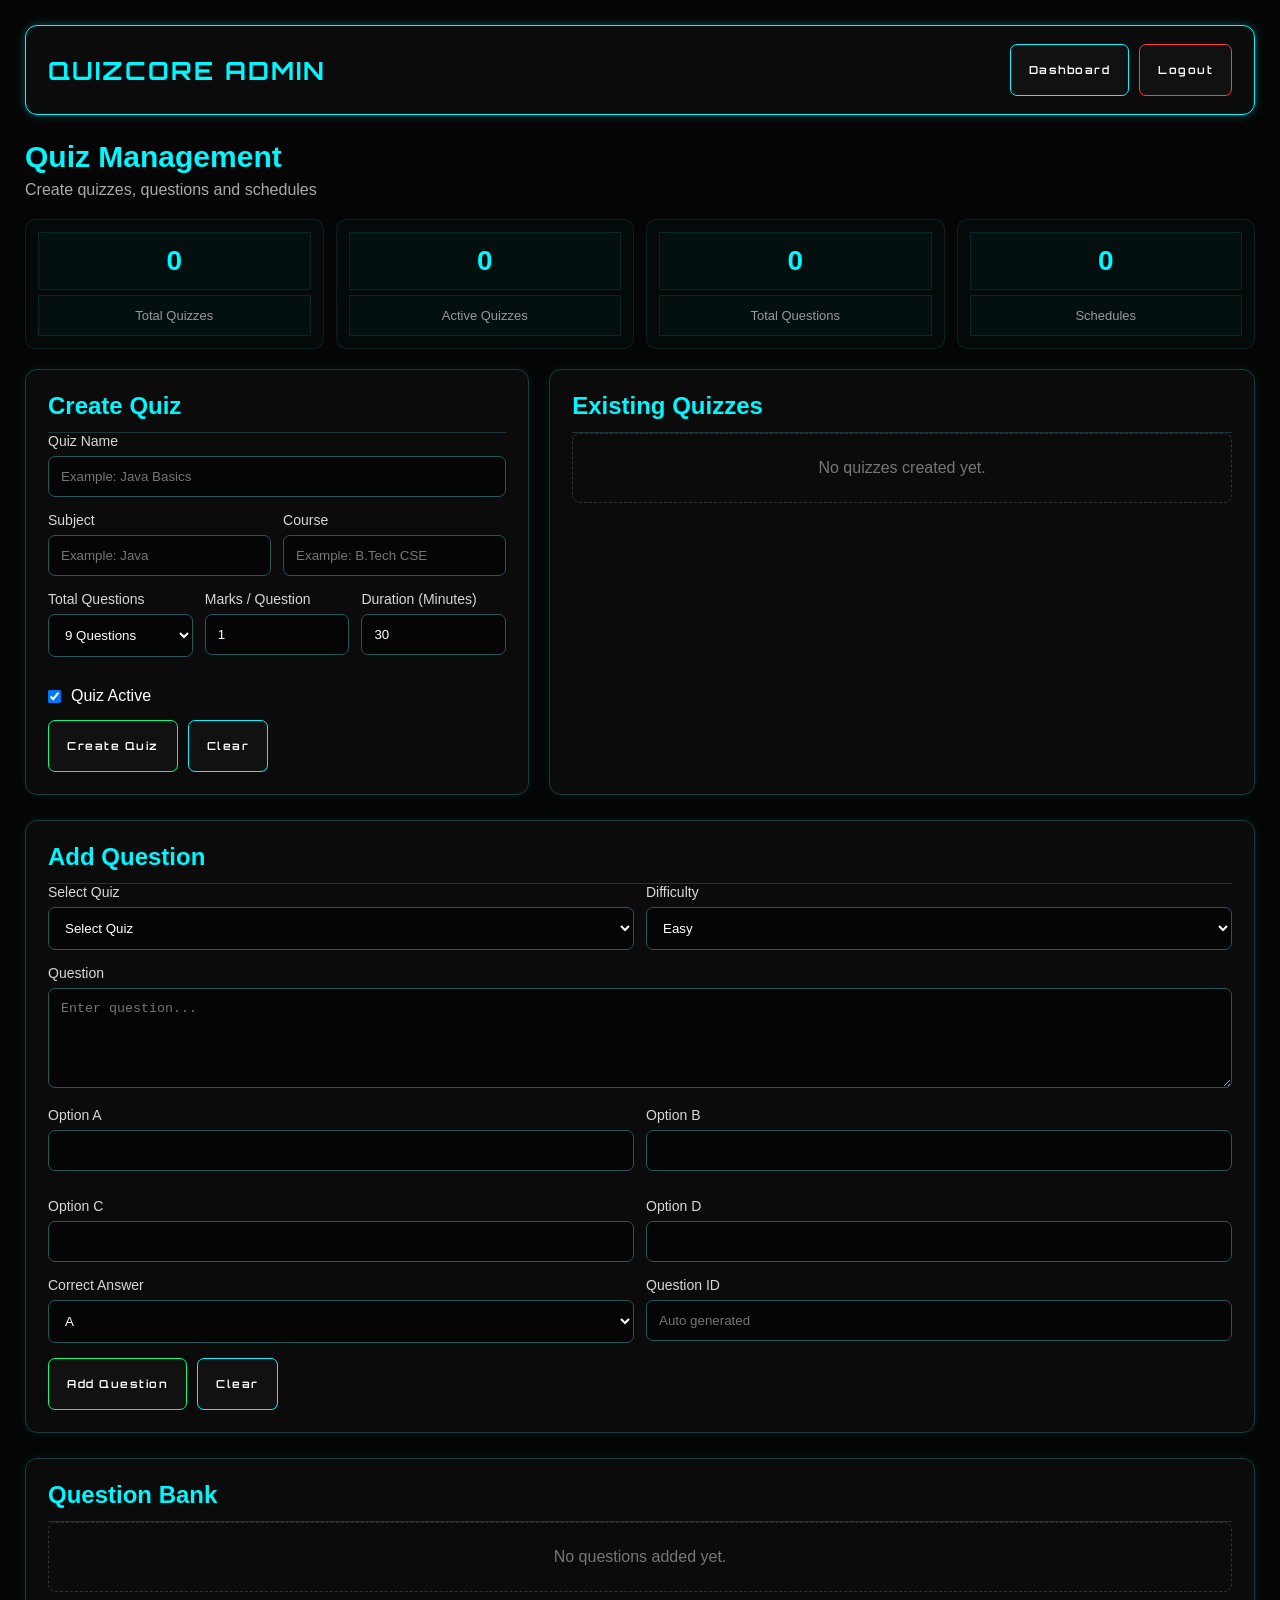
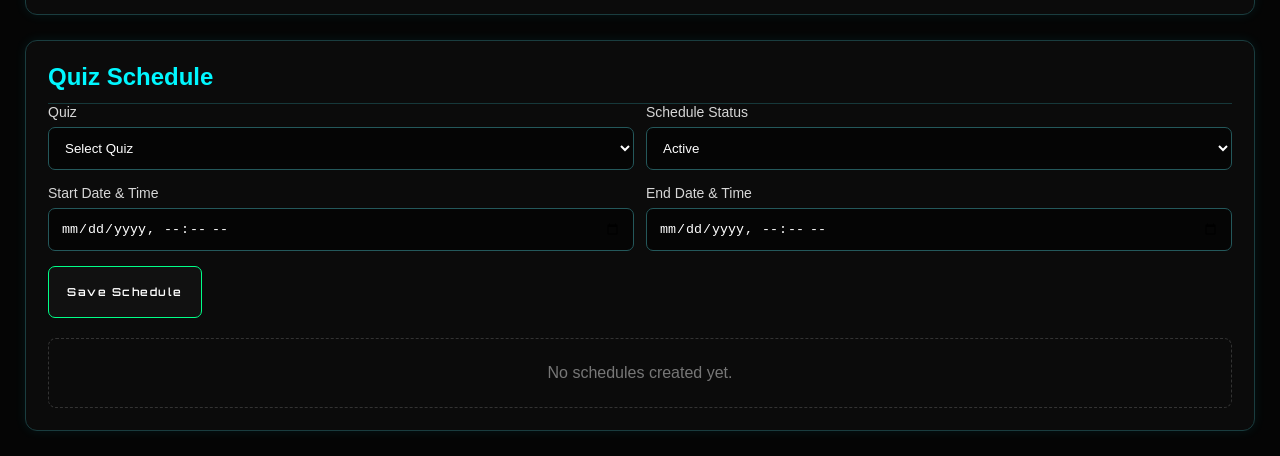
<file: admin-quizzes.html>
<!DOCTYPE html>
<html lang="en">
<head>
    <meta charset="UTF-8">
    <meta name="viewport" content="width=device-width, initial-scale=1.0">

    <title>Admin Quiz Management</title>

    <link rel="stylesheet" href="style.css">

    <style>

        * {
            box-sizing: border-box;
        }

        body {
            margin: 0;
            background: #050505;
            color: #ffffff;
            font-family: Arial, sans-serif;
        }

        .admin-wrapper {
            min-height: 100vh;
            padding: 25px;
        }

        .topbar {
            display: flex;
            justify-content: space-between;
            align-items: center;
            gap: 15px;
            padding: 18px 22px;
            margin-bottom: 25px;

            background: #0b0b0b;
            border: 1px solid #00f7ff;
            border-radius: 12px;

            box-shadow:
                0 0 10px rgba(0, 247, 255, 0.3),
                inset 0 0 10px rgba(0, 247, 255, 0.05);
        }

        .logo {
            color: #00f7ff;
            font-size: 25px;
            font-weight: bold;
            letter-spacing: 2px;
        }

        .top-buttons {
            display: flex;
            gap: 10px;
            flex-wrap: wrap;
        }

        button {
            border: none;
            cursor: pointer;
            font-weight: bold;
        }

        .btn {
            padding: 11px 18px;
            border-radius: 7px;
            color: #ffffff;
            background: #111111;
            border: 1px solid #00f7ff;
            transition: 0.3s;
        }

        .btn:hover {
            background: #00f7ff;
            color: #000000;
            box-shadow: 0 0 15px #00f7ff;
        }

        .btn-danger {
            border-color: #ff3b3b;
        }

        .btn-danger:hover {
            background: #ff3b3b;
            color: white;
            box-shadow: 0 0 15px #ff3b3b;
        }

        .btn-green {
            border-color: #00ff88;
        }

        .btn-green:hover {
            background: #00ff88;
            color: #000;
            box-shadow: 0 0 15px #00ff88;
        }

        .page-title {
            margin-bottom: 20px;
        }

        .page-title h1 {
            margin: 0;
            color: #00f7ff;
            font-size: 30px;
        }

        .page-title p {
            color: #aaa;
            margin-top: 7px;
        }

        .grid {
            display: grid;
            grid-template-columns: 1fr 1.4fr;
            gap: 20px;
            margin-bottom: 25px;
        }

        .card {
            background: #0b0b0b;
            border: 1px solid #1a3d3f;
            border-radius: 12px;
            padding: 22px;

            box-shadow:
                0 0 12px rgba(0, 247, 255, 0.08);
        }

        .card h2 {
            margin-top: 0;
            color: #00f7ff;
            border-bottom: 1px solid #16383a;
            padding-bottom: 12px;
        }

        .form-group {
            margin-bottom: 15px;
        }

        .form-group label {
            display: block;
            margin-bottom: 7px;
            color: #d7d7d7;
            font-size: 14px;
        }

        input,
        select,
        textarea {
            width: 100%;
            padding: 12px;

            background: #050505;
            color: #ffffff;

            border: 1px solid #24585b;
            border-radius: 7px;

            outline: none;
        }

        input:focus,
        select:focus,
        textarea:focus {
            border-color: #00f7ff;
            box-shadow: 0 0 8px rgba(0, 247, 255, 0.25);
        }

        textarea {
            min-height: 100px;
            resize: vertical;
        }

        .two-column {
            display: grid;
            grid-template-columns: 1fr 1fr;
            gap: 12px;
        }

        .three-column {
            display: grid;
            grid-template-columns: 1fr 1fr 1fr;
            gap: 12px;
        }

        .checkbox-row {
            display: flex;
            align-items: center;
            gap: 10px;
            margin: 15px 0;
        }

        .checkbox-row input {
            width: auto;
        }

        .quiz-list {
            display: grid;
            gap: 12px;
        }

        .quiz-item {
            padding: 15px;
            border: 1px solid #16484b;
            border-radius: 10px;
            background: #080808;
        }

        .quiz-item h3 {
            margin: 0 0 8px;
            color: #00f7ff;
        }

        .quiz-meta {
            display: flex;
            gap: 8px;
            flex-wrap: wrap;
            margin: 8px 0;
        }

        .badge {
            display: inline-block;
            padding: 5px 9px;
            border-radius: 20px;
            font-size: 12px;
            background: #111;
            border: 1px solid #345;
        }

        .active-badge {
            color: #00ff88;
            border-color: #00ff88;
        }

        .inactive-badge {
            color: #ff6666;
            border-color: #ff6666;
        }

        .quiz-actions {
            display: flex;
            gap: 8px;
            flex-wrap: wrap;
            margin-top: 12px;
        }

        .question-list {
            display: grid;
            gap: 12px;
        }

        .question-item {
            background: #070707;
            border: 1px solid #183f41;
            border-radius: 10px;
            padding: 15px;
        }

        .question-number {
            color: #00f7ff;
            font-weight: bold;
            margin-bottom: 8px;
        }

        .question-text {
            margin-bottom: 12px;
            line-height: 1.5;
        }

        .options {
            display: grid;
            gap: 5px;
            color: #bbb;
            font-size: 14px;
        }

        .correct-option {
            color: #00ff88;
        }

        .difficulty {
            display: inline-block;
            margin-bottom: 10px;
            padding: 4px 9px;
            border-radius: 15px;
            font-size: 11px;
            border: 1px solid #777;
        }

        .difficulty.easy {
            color: #00ff88;
            border-color: #00ff88;
        }

        .difficulty.medium {
            color: #ffd000;
            border-color: #ffd000;
        }

        .difficulty.hard {
            color: #ff5555;
            border-color: #ff5555;
        }

        .empty {
            padding: 25px;
            text-align: center;
            color: #777;
            border: 1px dashed #333;
            border-radius: 8px;
        }

        .message {
            display: none;
            padding: 12px;
            margin-bottom: 15px;
            border-radius: 7px;
            border: 1px solid #00f7ff;
            color: #00f7ff;
            background: rgba(0, 247, 255, 0.05);
        }

        .stats {
            display: grid;
            grid-template-columns: repeat(4, 1fr);
            gap: 12px;
            margin-bottom: 20px;
        }

        .stat {
            padding: 18px;
            text-align: center;
            background: #080808;
            border: 1px solid #16484b;
            border-radius: 10px;
        }

        .stat-number {
            font-size: 28px;
            color: #00f7ff;
            font-weight: bold;
        }

        .stat-label {
            color: #999;
            font-size: 13px;
            margin-top: 5px;
        }

        .schedule-info {
            padding: 12px;
            margin-top: 12px;
            background: #080808;
            border-left: 3px solid #00f7ff;
            color: #aaa;
            font-size: 13px;
        }

        @media (max-width: 1000px) {

            .grid {
                grid-template-columns: 1fr;
            }

        }

        @media (max-width: 700px) {

            .admin-wrapper {
                padding: 12px;
            }

            .topbar {
                flex-direction: column;
                align-items: flex-start;
            }

            .two-column,
            .three-column,
            .stats {
                grid-template-columns: 1fr;
            }

            .page-title h1 {
                font-size: 24px;
            }

        }

    </style>
</head>

<body>

<div class="admin-wrapper">

    <!-- ================= TOP BAR ================= -->

    <div class="topbar">

        <div class="logo">
            QUIZCORE ADMIN
        </div>

        <div class="top-buttons">

            <button
                class="btn"
                onclick="goDashboard()">
                Dashboard
            </button>

            <button
                class="btn btn-danger"
                onclick="logoutAdmin()">
                Logout
            </button>

        </div>

    </div>


    <!-- ================= TITLE ================= -->

    <div class="page-title">

        <h1>Quiz Management</h1>

        <p>
            Create quizzes, questions and schedules
        </p>

    </div>


    <div id="message" class="message"></div>


    <!-- ================= STATS ================= -->

    <div class="stats">

        <div class="stat">
            <div
                id="totalQuizCount"
                class="stat-number">
                0
            </div>

            <div class="stat-label">
                Total Quizzes
            </div>
        </div>


        <div class="stat">

            <div
                id="activeQuizCount"
                class="stat-number">
                0
            </div>

            <div class="stat-label">
                Active Quizzes
            </div>

        </div>


        <div class="stat">

            <div
                id="totalQuestionCount"
                class="stat-number">
                0
            </div>

            <div class="stat-label">
                Total Questions
            </div>

        </div>


        <div class="stat">

            <div
                id="scheduleCount"
                class="stat-number">
                0
            </div>

            <div class="stat-label">
                Schedules
            </div>

        </div>

    </div>


    <!-- ================= MAIN GRID ================= -->

    <div class="grid">


        <!-- ================= CREATE QUIZ ================= -->

        <div class="card">

            <h2 id="quizFormTitle">
                Create Quiz
            </h2>


            <form id="quizForm">

                <input
                    type="hidden"
                    id="editingQuizName">


                <div class="form-group">

                    <label>
                        Quiz Name
                    </label>

                    <input
                        type="text"
                        id="quizName"
                        placeholder="Example: Java Basics"
                        required>

                </div>


                <div class="two-column">

                    <div class="form-group">

                        <label>
                            Subject
                        </label>

                        <input
                            type="text"
                            id="quizSubject"
                            placeholder="Example: Java"
                            required>

                    </div>


                    <div class="form-group">

                        <label>
                            Course
                        </label>

                        <input
                            type="text"
                            id="quizCourse"
                            placeholder="Example: B.Tech CSE">

                    </div>

                </div>


                <div class="three-column">

                    <div class="form-group">

                        <label>
                            Total Questions
                        </label>

                        <select
                            id="totalQuestions"
                            required>

                            <option value="9">
                                9 Questions
                            </option>

                            <option value="12">
                                12 Questions
                            </option>

                            <option value="15">
                                15 Questions
                            </option>

                            <option value="30">
                                30 Questions
                            </option>

                        </select>

                    </div>


                    <div class="form-group">

                        <label>
                            Marks / Question
                        </label>

                        <input
                            type="number"
                            id="marks"
                            value="1"
                            min="1"
                            required>

                    </div>


                    <div class="form-group">

                        <label>
                            Duration (Minutes)
                        </label>

                        <input
                            type="number"
                            id="duration"
                            value="30"
                            min="1"
                            required>

                    </div>

                </div>


                <div class="checkbox-row">

                    <input
                        type="checkbox"
                        id="quizActive"
                        checked>

                    <label for="quizActive">
                        Quiz Active
                    </label>

                </div>


                <div style="display:flex;gap:10px;flex-wrap:wrap;">

                    <button
                        type="submit"
                        class="btn btn-green"
                        id="quizSubmitButton">
                        Create Quiz
                    </button>


                    <button
                        type="button"
                        class="btn"
                        onclick="resetQuizForm()">
                        Clear
                    </button>

                </div>

            </form>

        </div>


        <!-- ================= QUIZ LIST ================= -->

        <div class="card">

            <h2>
                Existing Quizzes
            </h2>

            <div
                id="quizList"
                class="quiz-list">
            </div>

        </div>

    </div>


    <!-- ================= QUESTION FORM ================= -->

    <div class="card" style="margin-bottom:25px;">

        <h2 id="questionFormTitle">
            Add Question
        </h2>


        <form id="questionForm">

            <div class="two-column">


                <div class="form-group">

                    <label>
                        Select Quiz
                    </label>

                    <select
                        id="questionQuiz"
                        required>

                        <option value="">
                            Select Quiz
                        </option>

                    </select>

                </div>


                <div class="form-group">

                    <label>
                        Difficulty
                    </label>

                    <select
                        id="difficulty"
                        required>

                        <option value="Easy">
                            Easy
                        </option>

                        <option value="Medium">
                            Medium
                        </option>

                        <option value="Hard">
                            Hard
                        </option>

                    </select>

                </div>

            </div>


            <div class="form-group">

                <label>
                    Question
                </label>

                <textarea
                    id="questionText"
                    placeholder="Enter question..."
                    required></textarea>

            </div>


            <div class="two-column">


                <div class="form-group">

                    <label>
                        Option A
                    </label>

                    <input
                        type="text"
                        id="optionA"
                        required>

                </div>


                <div class="form-group">

                    <label>
                        Option B
                    </label>

                    <input
                        type="text"
                        id="optionB"
                        required>

                </div>


                <div class="form-group">

                    <label>
                        Option C
                    </label>

                    <input
                        type="text"
                        id="optionC"
                        required>

                </div>


                <div class="form-group">

                    <label>
                        Option D
                    </label>

                    <input
                        type="text"
                        id="optionD"
                        required>

                </div>

            </div>


            <div class="two-column">


                <div class="form-group">

                    <label>
                        Correct Answer
                    </label>

                    <select
                        id="correctAnswer"
                        required>

                        <option value="A">
                            A
                        </option>

                        <option value="B">
                            B
                        </option>

                        <option value="C">
                            C
                        </option>

                        <option value="D">
                            D
                        </option>

                    </select>

                </div>


                <div class="form-group">

                    <label>
                        Question ID
                    </label>

                    <input
                        type="text"
                        id="questionId"
                        placeholder="Auto generated"
                        readonly>

                </div>

            </div>


            <div style="display:flex;gap:10px;flex-wrap:wrap;">

                <button
                    type="submit"
                    class="btn btn-green"
                    id="questionSubmitButton">
                    Add Question
                </button>


                <button
                    type="button"
                    class="btn"
                    onclick="resetQuestionForm()">
                    Clear
                </button>

            </div>

        </form>

    </div>


    <!-- ================= QUESTIONS ================= -->

    <div class="card">

        <h2>
            Question Bank
        </h2>


        <div
            id="questionList"
            class="question-list">
        </div>

    </div>


    <!-- ================= SCHEDULE ================= -->

    <div
        class="card"
        style="margin-top:25px;">

        <h2>
            Quiz Schedule
        </h2>


        <form id="scheduleForm">

            <div class="two-column">


                <div class="form-group">

                    <label>
                        Quiz
                    </label>

                    <select
                        id="scheduleQuiz"
                        required>

                        <option value="">
                            Select Quiz
                        </option>

                    </select>

                </div>


                <div class="form-group">

                    <label>
                        Schedule Status
                    </label>

                    <select
                        id="scheduleActive">

                        <option value="true">
                            Active
                        </option>

                        <option value="false">
                            Inactive
                        </option>

                    </select>

                </div>

            </div>


            <div class="two-column">


                <div class="form-group">

                    <label>
                        Start Date & Time
                    </label>

                    <input
                        type="datetime-local"
                        id="startDateTime"
                        required>

                </div>


                <div class="form-group">

                    <label>
                        End Date & Time
                    </label>

                    <input
                        type="datetime-local"
                        id="endDateTime"
                        required>

                </div>

            </div>


            <button
                type="submit"
                class="btn btn-green">

                Save Schedule

            </button>

        </form>


        <div
            id="scheduleList"
            style="margin-top:20px;">
        </div>

    </div>

</div>


<script>

/* =========================================================
   ADMIN AUTH
========================================================= */

document.addEventListener(
    "DOMContentLoaded",
    function () {

        checkAdminLogin();

        loadAllData();

    }
);


function checkAdminLogin() {

    /*
       If your admin-login.html stores a different
       localStorage key, change it here.
    */

    const adminLoggedIn =
        localStorage.getItem("adminLoggedIn");

    if (adminLoggedIn !== "true") {

        /*
           Uncomment this if you want login protection.

           window.location.href =
               "admin-login.html";
        */

        console.log(
            "Admin login check:"
            + " demo mode"
        );
    }
}


function logoutAdmin() {

    localStorage.removeItem(
        "adminLoggedIn"
    );

    window.location.href =
        "admin-login.html";
}


function goDashboard() {

    window.location.href =
        "admin-dashboard.html";
}


/* =========================================================
   STORAGE
========================================================= */

function getQuizzes() {

    return JSON.parse(
        localStorage.getItem("quizzes")
        || "[]"
    );

}


function saveQuizzes(quizzes) {

    localStorage.setItem(
        "quizzes",
        JSON.stringify(quizzes)
    );

}


function getQuestions() {

    return JSON.parse(
        localStorage.getItem("questions")
        || "[]"
    );

}


function saveQuestions(questions) {

    localStorage.setItem(
        "questions",
        JSON.stringify(questions)
    );

}


function getSchedules() {

    return JSON.parse(
        localStorage.getItem("quizSchedules")
        || "[]"
    );

}


function saveSchedules(schedules) {

    localStorage.setItem(
        "quizSchedules",
        JSON.stringify(schedules)
    );

}


/* =========================================================
   LOAD ALL DATA
========================================================= */

function loadAllData() {

    renderStats();

    renderQuizList();

    populateQuizSelects();

    renderQuestionList();

    renderScheduleList();

}


/* =========================================================
   STATS
========================================================= */

function renderStats() {

    const quizzes =
        getQuizzes();

    const questions =
        getQuestions();

    const schedules =
        getSchedules();


    document.getElementById(
        "totalQuizCount"
    ).textContent =
        quizzes.length;


    document.getElementById(
        "activeQuizCount"
    ).textContent =
        quizzes.filter(
            q => q.active === true
        ).length;


    document.getElementById(
        "totalQuestionCount"
    ).textContent =
        questions.length;


    document.getElementById(
        "scheduleCount"
    ).textContent =
        schedules.length;

}


/* =========================================================
   MESSAGE
========================================================= */

function showMessage(
    message,
    type = "success"
) {

    const box =
        document.getElementById(
            "message"
        );

    box.textContent =
        message;

    box.style.display =
        "block";

    if (type === "error") {

        box.style.color =
            "#ff5555";

        box.style.borderColor =
            "#ff5555";

    } else {

        box.style.color =
            "#00f7ff";

        box.style.borderColor =
            "#00f7ff";
    }


    setTimeout(
        function () {

            box.style.display =
                "none";

        },
        3000
    );

}


/* =========================================================
   CREATE / EDIT QUIZ
========================================================= */

document.getElementById(
    "quizForm"
).addEventListener(
    "submit",
    function (event) {

        event.preventDefault();


        const name =
            document.getElementById(
                "quizName"
            ).value.trim();


        const subject =
            document.getElementById(
                "quizSubject"
            ).value.trim();


        const course =
            document.getElementById(
                "quizCourse"
            ).value.trim();


        const totalQuestions =
            Number(
                document.getElementById(
                    "totalQuestions"
                ).value
            );


        const marks =
            Number(
                document.getElementById(
                    "marks"
                ).value
            );


        const duration =
            Number(
                document.getElementById(
                    "duration"
                ).value
            );


        const active =
            document.getElementById(
                "quizActive"
            ).checked;


        const editingName =
            document.getElementById(
                "editingQuizName"
            ).value;


        /* Equal distribution check */

        if (totalQuestions % 3 !== 0) {

            showMessage(
                "Total questions must be divisible by 3.",
                "error"
            );

            return;
        }


        const questionsPerDifficulty =
            totalQuestions / 3;


        let quizzes =
            getQuizzes();


        /* EDIT QUIZ */

        if (editingName) {

            const index =
                quizzes.findIndex(
                    q =>
                        q.name ===
                        editingName
                );


            if (index === -1) {

                showMessage(
                    "Quiz not found.",
                    "error"
                );

                return;
            }


            /*
               Keep the quiz name unique.
            */

            if (
                name !== editingName &&
                quizzes.some(
                    q => q.name === name
                )
            ) {

                showMessage(
                    "Quiz name already exists.",
                    "error"
                );

                return;
            }


            quizzes[index] = {

                ...quizzes[index],

                name: name,

                subject: subject,

                course: course,

                totalQuestions:
                    totalQuestions,

                marks: marks,

                duration: duration,

                active: active,

                easyCount:
                    questionsPerDifficulty,

                mediumCount:
                    questionsPerDifficulty,

                hardCount:
                    questionsPerDifficulty
            };


            saveQuizzes(
                quizzes
            );


            /*
               Update schedule quiz name
               if quiz name was changed.
            */

            if (
                name !== editingName
            ) {

                let schedules =
                    getSchedules();


                schedules =
                    schedules.map(
                        schedule => {

                            if (
                                schedule.quizName ===
                                editingName
                            ) {

                                return {
                                    ...schedule,
                                    quizName: name
                                };

                            }

                            return schedule;

                        }
                    );


                saveSchedules(
                    schedules
                );


                /*
                   Update questions too
                */

                let questions =
                    getQuestions();


                questions =
                    questions.map(
                        question => {

                            if (
                                question.quiz ===
                                editingName
                            ) {

                                return {
                                    ...question,
                                    quiz: name
                                };

                            }

                            return question;

                        }
                    );


                saveQuestions(
                    questions
                );

            }


            showMessage(
                "Quiz updated successfully."
            );

        }

        /* CREATE QUIZ */

        else {

            if (
                quizzes.some(
                    q => q.name === name
                )
            ) {

                showMessage(
                    "Quiz name already exists.",
                    "error"
                );

                return;
            }


            const quiz = {

                name: name,

                subject: subject,

                course: course,

                totalQuestions:
                    totalQuestions,

                marks: marks,

                duration: duration,

                active: active,

                easyCount:
                    questionsPerDifficulty,

                mediumCount:
                    questionsPerDifficulty,

                hardCount:
                    questionsPerDifficulty,

                createdAt:
                    new Date().toISOString()

            };


            quizzes.push(
                quiz
            );


            saveQuizzes(
                quizzes
            );


            showMessage(
                "Quiz created successfully."
            );

        }


        resetQuizForm();

        loadAllData();

    }
);


/* =========================================================
   RESET QUIZ FORM
========================================================= */

function resetQuizForm() {

    document.getElementById(
        "quizForm"
    ).reset();


    document.getElementById(
        "quizActive"
    ).checked = true;


    document.getElementById(
        "editingQuizName"
    ).value = "";


    document.getElementById(
        "quizFormTitle"
    ).textContent =
        "Create Quiz";


    document.getElementById(
        "quizSubmitButton"
    ).textContent =
        "Create Quiz";

}


/* =========================================================
   RENDER QUIZ LIST
========================================================= */

function renderQuizList() {

    const container =
        document.getElementById(
            "quizList"
        );


    const quizzes =
        getQuizzes();


    if (quizzes.length === 0) {

        container.innerHTML = `
            <div class="empty">
                No quizzes created yet.
            </div>
        `;

        return;
    }


    container.innerHTML =
        quizzes.map(
            quiz => {

                const questionCount =
                    getQuestions().filter(
                        q =>
                            q.quiz ===
                            quiz.name
                    ).length;


                const statusClass =
                    quiz.active
                        ? "active-badge"
                        : "inactive-badge";


                const statusText =
                    quiz.active
                        ? "ACTIVE"
                        : "INACTIVE";


                return `

                    <div class="quiz-item">

                        <h3>
                            ${escapeHTML(
                                quiz.name
                            )}
                        </h3>

                        <div class="quiz-meta">

                            <span class="badge">
                                Subject:
                                ${escapeHTML(
                                    quiz.subject || "-"
                                )}
                            </span>

                            <span class="badge">
                                Total:
                                ${quiz.totalQuestions}
                            </span>

                            <span class="badge">
                                Marks:
                                ${quiz.marks}
                            </span>

                            <span class="badge">
                                Duration:
                                ${quiz.duration} min
                            </span>

                            <span class="badge">
                                Questions Added:
                                ${questionCount}
                            </span>

                            <span class="badge ${statusClass}">
                                ${statusText}
                            </span>

                        </div>


                        <div class="schedule-info">

                            Easy:
                            ${quiz.easyCount || 0}

                            &nbsp; | &nbsp;

                            Medium:
                            ${quiz.mediumCount || 0}

                            &nbsp; | &nbsp;

                            Hard:
                            ${quiz.hardCount || 0}

                        </div>


                        <div class="quiz-actions">

                            <button
                                class="btn"
                                onclick="editQuiz(
                                    '${escapeJS(
                                        quiz.name
                                    )}'
                                )">
                                Edit
                            </button>


                            <button
                                class="btn btn-green"
                                onclick="toggleQuiz(
                                    '${escapeJS(
                                        quiz.name
                                    )}'
                                )">

                                ${quiz.active
                                    ? "Deactivate"
                                    : "Activate"}

                            </button>


                            <button
                                class="btn btn-danger"
                                onclick="deleteQuiz(
                                    '${escapeJS(
                                        quiz.name
                                    )}'
                                )">

                                Delete

                            </button>

                        </div>

                    </div>

                `;

            }
        ).join("");

}


/* =========================================================
   EDIT QUIZ
========================================================= */

function editQuiz(
    quizName
) {

    const quiz =
        getQuizzes().find(
            q =>
                q.name ===
                quizName
        );


    if (!quiz) return;


    document.getElementById(
        "quizName"
    ).value =
        quiz.name;


    document.getElementById(
        "quizSubject"
    ).value =
        quiz.subject || "";


    document.getElementById(
        "quizCourse"
    ).value =
        quiz.course || "";


    document.getElementById(
        "totalQuestions"
    ).value =
        quiz.totalQuestions || 9;


    document.getElementById(
        "marks"
    ).value =
        quiz.marks || 1;


    document.getElementById(
        "duration"
    ).value =
        quiz.duration || 30;


    document.getElementById(
        "quizActive"
    ).checked =
        quiz.active !== false;


    document.getElementById(
        "editingQuizName"
    ).value =
        quiz.name;


    document.getElementById(
        "quizFormTitle"
    ).textContent =
        "Edit Quiz";


    document.getElementById(
        "quizSubmitButton"
    ).textContent =
        "Update Quiz";


    window.scrollTo({
        top: 0,
        behavior: "smooth"
    });

}


/* =========================================================
   ACTIVATE / DEACTIVATE QUIZ
========================================================= */

function toggleQuiz(
    quizName
) {

    let quizzes =
        getQuizzes();


    const index =
        quizzes.findIndex(
            q =>
                q.name ===
                quizName
        );


    if (index === -1) return;


    quizzes[index].active =
        !quizzes[index].active;


    saveQuizzes(
        quizzes
    );


    showMessage(
        quizzes[index].active
            ? "Quiz activated."
            : "Quiz deactivated."
    );


    loadAllData();

}


/* =========================================================
   DELETE QUIZ
========================================================= */

function deleteQuiz(
    quizName
) {

    const confirmDelete =
        confirm(
            "Delete quiz '" +
            quizName +
            "'?\n\nAll questions and schedules of this quiz will also be deleted."
        );


    if (!confirmDelete) {
        return;
    }


    let quizzes =
        getQuizzes();


    quizzes =
        quizzes.filter(
            q =>
                q.name !==
                quizName
        );


    saveQuizzes(
        quizzes
    );


    /*
       Delete questions
    */

    let questions =
        getQuestions();


    questions =
        questions.filter(
            q =>
                q.quiz !==
                quizName
        );


    saveQuestions(
        questions
    );


    /*
       Delete schedules
    */

    let schedules =
        getSchedules();


    schedules =
        schedules.filter(
            s =>
                s.quizName !==
                quizName
        );


    saveSchedules(
        schedules
    );


    showMessage(
        "Quiz deleted successfully."
    );


    loadAllData();

}


/* =========================================================
   POPULATE SELECT BOXES
========================================================= */

function populateQuizSelects() {

    const quizzes =
        getQuizzes();


    const questionQuiz =
        document.getElementById(
            "questionQuiz"
        );


    const scheduleQuiz =
        document.getElementById(
            "scheduleQuiz"
        );


    const currentQuestionQuiz =
        questionQuiz.value;


    const currentScheduleQuiz =
        scheduleQuiz.value;


    const options =
        quizzes.map(
            quiz => `

                <option value="${escapeHTML(
                    quiz.name
                )}">

                    ${escapeHTML(
                        quiz.name
                    )}

                </option>

            `
        ).join("");


    questionQuiz.innerHTML = `
        <option value="">
            Select Quiz
        </option>
        ${options}
    `;


    scheduleQuiz.innerHTML = `
        <option value="">
            Select Quiz
        </option>
        ${options}
    `;


    if (
        quizzes.some(
            q =>
                q.name ===
                currentQuestionQuiz
        )
    ) {

        questionQuiz.value =
            currentQuestionQuiz;

    }


    if (
        quizzes.some(
            q =>
                q.name ===
                currentScheduleQuiz
        )
    ) {

        scheduleQuiz.value =
            currentScheduleQuiz;

    }

}


/* =========================================================
   ADD / EDIT QUESTION
========================================================= */

document.getElementById(
    "questionForm"
).addEventListener(
    "submit",
    function (event) {

        event.preventDefault();


        const id =
            document.getElementById(
                "questionId"
            ).value;


        const quiz =
            document.getElementById(
                "questionQuiz"
            ).value;


        const difficulty =
            document.getElementById(
                "difficulty"
            ).value;


        const questionText =
            document.getElementById(
                "questionText"
            ).value.trim();


        const options = {

            A:
                document.getElementById(
                    "optionA"
                ).value.trim(),

            B:
                document.getElementById(
                    "optionB"
                ).value.trim(),

            C:
                document.getElementById(
                    "optionC"
                ).value.trim(),

            D:
                document.getElementById(
                    "optionD"
                ).value.trim()

        };


        const correctAnswer =
            document.getElementById(
                "correctAnswer"
            ).value;


        if (!quiz) {

            showMessage(
                "Please select a quiz.",
                "error"
            );

            return;
        }


        let questions =
            getQuestions();


        /* EDIT */

        if (id) {

            const index =
                questions.findIndex(
                    q =>
                        String(q.id) ===
                        String(id)
                );


            if (index === -1) {

                showMessage(
                    "Question not found.",
                    "error"
                );

                return;
            }


            questions[index] = {

                ...questions[index],

                quiz: quiz,

                difficulty:
                    difficulty,

                question:
                    questionText,

                options:
                    options,

                correctAnswer:
                    correctAnswer

            };


            showMessage(
                "Question updated successfully."
            );

        }

        /* ADD */

        else {

            const newQuestion = {

                id:
                    "Q" +
                    Date.now(),

                quiz:
                    quiz,

                difficulty:
                    difficulty,

                question:
                    questionText,

                options:
                    options,

                correctAnswer:
                    correctAnswer,

                createdAt:
                    new Date().toISOString()

            };


            questions.push(
                newQuestion
            );


            showMessage(
                "Question added successfully."
            );

        }


        saveQuestions(
            questions
        );


        resetQuestionForm();

        loadAllData();

    }
);


/* =========================================================
   RESET QUESTION FORM
========================================================= */

function resetQuestionForm() {

    document.getElementById(
        "questionForm"
    ).reset();


    document.getElementById(
        "questionId"
    ).value = "";


    document.getElementById(
        "difficulty"
    ).value =
        "Easy";


    document.getElementById(
        "questionFormTitle"
    ).textContent =
        "Add Question";


    document.getElementById(
        "questionSubmitButton"
    ).textContent =
        "Add Question";

}


/* =========================================================
   RENDER QUESTION LIST
========================================================= */

function renderQuestionList() {

    const container =
        document.getElementById(
            "questionList"
        );


    const questions =
        getQuestions();


    if (questions.length === 0) {

        container.innerHTML = `
            <div class="empty">
                No questions added yet.
            </div>
        `;

        return;
    }


    container.innerHTML =
        questions.map(
            (q, index) => {

                const difficultyClass =
                    String(
                        q.difficulty || "Easy"
                    ).toLowerCase();


                const optionData =
                    q.options || {};


                return `

                    <div class="question-item">

                        <div class="question-number">

                            Question ${index + 1}

                        </div>


                        <span class="difficulty ${difficultyClass}">

                            ${escapeHTML(
                                q.difficulty || "Easy"
                            )}

                        </span>


                        <div>

                            <strong>
                                Quiz:
                            </strong>

                            ${escapeHTML(
                                q.quiz || "-"
                            )}

                        </div>


                        <div class="question-text">

                            ${escapeHTML(
                                q.question || ""
                            )}

                        </div>


                        <div class="options">

                            <div class="${
                                q.correctAnswer === "A"
                                    ? "correct-option"
                                    : ""
                            }">

                                A.
                                ${escapeHTML(
                                    optionData.A || ""
                                )}

                            </div>


                            <div class="${
                                q.correctAnswer === "B"
                                    ? "correct-option"
                                    : ""
                            }">

                                B.
                                ${escapeHTML(
                                    optionData.B || ""
                                )}

                            </div>


                            <div class="${
                                q.correctAnswer === "C"
                                    ? "correct-option"
                                    : ""
                            }">

                                C.
                                ${escapeHTML(
                                    optionData.C || ""
                                )}

                            </div>


                            <div class="${
                                q.correctAnswer === "D"
                                    ? "correct-option"
                                    : ""
                            }">

                                D.
                                ${escapeHTML(
                                    optionData.D || ""
                                )}

                            </div>

                        </div>


                        <div class="quiz-actions">

                            <button
                                class="btn"
                                onclick="editQuestion(
                                    '${escapeJS(
                                        q.id
                                    )}'
                                )">

                                Edit

                            </button>


                            <button
                                class="btn btn-danger"
                                onclick="deleteQuestion(
                                    '${escapeJS(
                                        q.id
                                    )}'
                                )">

                                Delete

                            </button>

                        </div>

                    </div>

                `;

            }
        ).join("");

}


/* =========================================================
   EDIT QUESTION
========================================================= */

function editQuestion(
    questionId
) {

    const question =
        getQuestions().find(
            q =>
                String(q.id) ===
                String(questionId)
        );


    if (!question) return;


    const options =
        question.options || {};


    document.getElementById(
        "questionId"
    ).value =
        question.id;


    document.getElementById(
        "questionQuiz"
    ).value =
        question.quiz;


    document.getElementById(
        "difficulty"
    ).value =
        question.difficulty || "Easy";


    document.getElementById(
        "questionText"
    ).value =
        question.question || "";


    document.getElementById(
        "optionA"
    ).value =
        options.A || "";


    document.getElementById(
        "optionB"
    ).value =
        options.B || "";


    document.getElementById(
        "optionC"
    ).value =
        options.C || "";


    document.getElementById(
        "optionD"
    ).value =
        options.D || "";


    document.getElementById(
        "correctAnswer"
    ).value =
        question.correctAnswer || "A";


    document.getElementById(
        "questionFormTitle"
    ).textContent =
        "Edit Question";


    document.getElementById(
        "questionSubmitButton"
    ).textContent =
        "Update Question";


    window.scrollTo({
        top:
            document.getElementById(
                "questionForm"
            ).getBoundingClientRect().top
            +
            window.scrollY
            -
            50,

        behavior: "smooth"
    });

}


/* =========================================================
   DELETE QUESTION
========================================================= */

function deleteQuestion(
    questionId
) {

    const confirmDelete =
        confirm(
            "Are you sure you want to delete this question?"
        );


    if (!confirmDelete) {
        return;
    }


    let questions =
        getQuestions();


    questions =
        questions.filter(
            q =>
                String(q.id) !==
                String(questionId)
        );


    saveQuestions(
        questions
    );


    showMessage(
        "Question deleted successfully."
    );


    loadAllData();

}


/* =========================================================
   SAVE SCHEDULE
========================================================= */

document.getElementById(
    "scheduleForm"
).addEventListener(
    "submit",
    function (event) {

        event.preventDefault();


        const quizName =
            document.getElementById(
                "scheduleQuiz"
            ).value;


        const start =
            document.getElementById(
                "startDateTime"
            ).value;


        const end =
            document.getElementById(
                "endDateTime"
            ).value;


        const active =
            document.getElementById(
                "scheduleActive"
            ).value === "true";


        if (!quizName) {

            showMessage(
                "Please select a quiz.",
                "error"
            );

            return;
        }


        if (!start || !end) {

            showMessage(
                "Please select start and end time.",
                "error"
            );

            return;
        }


        const startDate =
            new Date(start);


        const endDate =
            new Date(end);


        if (
            endDate <=
            startDate
        ) {

            showMessage(
                "End time must be after start time.",
                "error"
            );

            return;
        }


        let schedules =
            getSchedules();


        /*
           One active/current schedule
           per quiz.
        */

        const existingIndex =
            schedules.findIndex(
                s =>
                    s.quizName ===
                    quizName
            );


        const schedule = {

            quizName:
                quizName,

            startDateTime:
                start,

            endDateTime:
                end,

            active:
                active,

            updatedAt:
                new Date().toISOString()

        };


        if (
            existingIndex !== -1
        ) {

            schedules[
                existingIndex
            ] =
                schedule;

        } else {

            schedules.push(
                schedule
            );

        }


        saveSchedules(
            schedules
        );


        showMessage(
            "Schedule saved successfully."
        );


        document.getElementById(
            "scheduleForm"
        ).reset();


        document.getElementById(
            "scheduleActive"
        ).value =
            "true";


        loadAllData();

    }
);


/* =========================================================
   RENDER SCHEDULES
========================================================= */

function renderScheduleList() {

    const container =
        document.getElementById(
            "scheduleList"
        );


    const schedules =
        getSchedules();


    if (schedules.length === 0) {

        container.innerHTML = `
            <div class="empty">
                No schedules created yet.
            </div>
        `;

        return;
    }


    container.innerHTML =
        schedules.map(
            (schedule, index) => {

                const start =
                    formatDateTime(
                        schedule.startDateTime
                    );


                const end =
                    formatDateTime(
                        schedule.endDateTime
                    );


                return `

                    <div class="quiz-item">

                        <h3>

                            ${escapeHTML(
                                schedule.quizName
                            )}

                        </h3>


                        <div class="schedule-info">

                            <strong>
                                Start:
                            </strong>

                            ${start}

                            <br><br>

                            <strong>
                                End:
                            </strong>

                            ${end}

                            <br><br>

                            <strong>
                                Status:
                            </strong>

                            ${
                                schedule.active
                                    ? "ACTIVE"
                                    : "INACTIVE"
                            }

                        </div>


                        <div class="quiz-actions">

                            <button
                                class="btn"
                                onclick="loadSchedule(
                                    ${index}
                                )">

                                Edit

                            </button>


                            <button
                                class="btn btn-danger"
                                onclick="deleteSchedule(
                                    ${index}
                                )">

                                Delete

                            </button>

                        </div>

                    </div>

                `;

            }
        ).join("");

}


/* =========================================================
   LOAD SCHEDULE FOR EDIT
========================================================= */

function loadSchedule(
    index
) {

    const schedules =
        getSchedules();


    const schedule =
        schedules[index];


    if (!schedule) return;


    document.getElementById(
        "scheduleQuiz"
    ).value =
        schedule.quizName;


    document.getElementById(
        "startDateTime"
    ).value =
        schedule.startDateTime;


    document.getElementById(
        "endDateTime"
    ).value =
        schedule.endDateTime;


    document.getElementById(
        "scheduleActive"
    ).value =
        schedule.active
            ? "true"
            : "false";


    document.getElementById(
        "scheduleForm"
    ).scrollIntoView({
        behavior: "smooth"
    });

}


/* =========================================================
   DELETE SCHEDULE
========================================================= */

function deleteSchedule(
    index
) {

    const confirmDelete =
        confirm(
            "Delete this schedule?"
        );


    if (!confirmDelete) {
        return;
    }


    let schedules =
        getSchedules();


    schedules.splice(
        index,
        1
    );


    saveSchedules(
        schedules
    );


    showMessage(
        "Schedule deleted successfully."
    );


    loadAllData();

}


/* =========================================================
   DATE FORMAT
========================================================= */

function formatDateTime(
    value
) {

    if (!value) {
        return "-";
    }


    const date =
        new Date(value);


    if (
        Number.isNaN(
            date.getTime()
        )
    ) {

        return value;

    }


    return date.toLocaleString();

}


/* =========================================================
   HTML SECURITY
========================================================= */

function escapeHTML(
    value
) {

    return String(
        value ?? ""
    )
    .replace(
        /&/g,
        "&amp;"
    )
    .replace(
        /</g,
        "&lt;"
    )
    .replace(
        />/g,
        "&gt;"
    )
    .replace(
        /"/g,
        "&quot;"
    )
    .replace(
        /'/g,
        "&#039;"
    );

}


/* =========================================================
   JAVASCRIPT STRING SECURITY
========================================================= */

function escapeJS(
    value
) {

    return String(
        value ?? ""
    )
    .replace(
        /\\/g,
        "\\\\"
    )
    .replace(
        /'/g,
        "\\'"
    )
    .replace(
        /"/g,
        '\\"'
    )
    .replace(
        /\n/g,
        "\\n"
    )
    .replace(
        /\r/g,
        "\\r"
    );

}

</script>

</body>
</html>
</file>
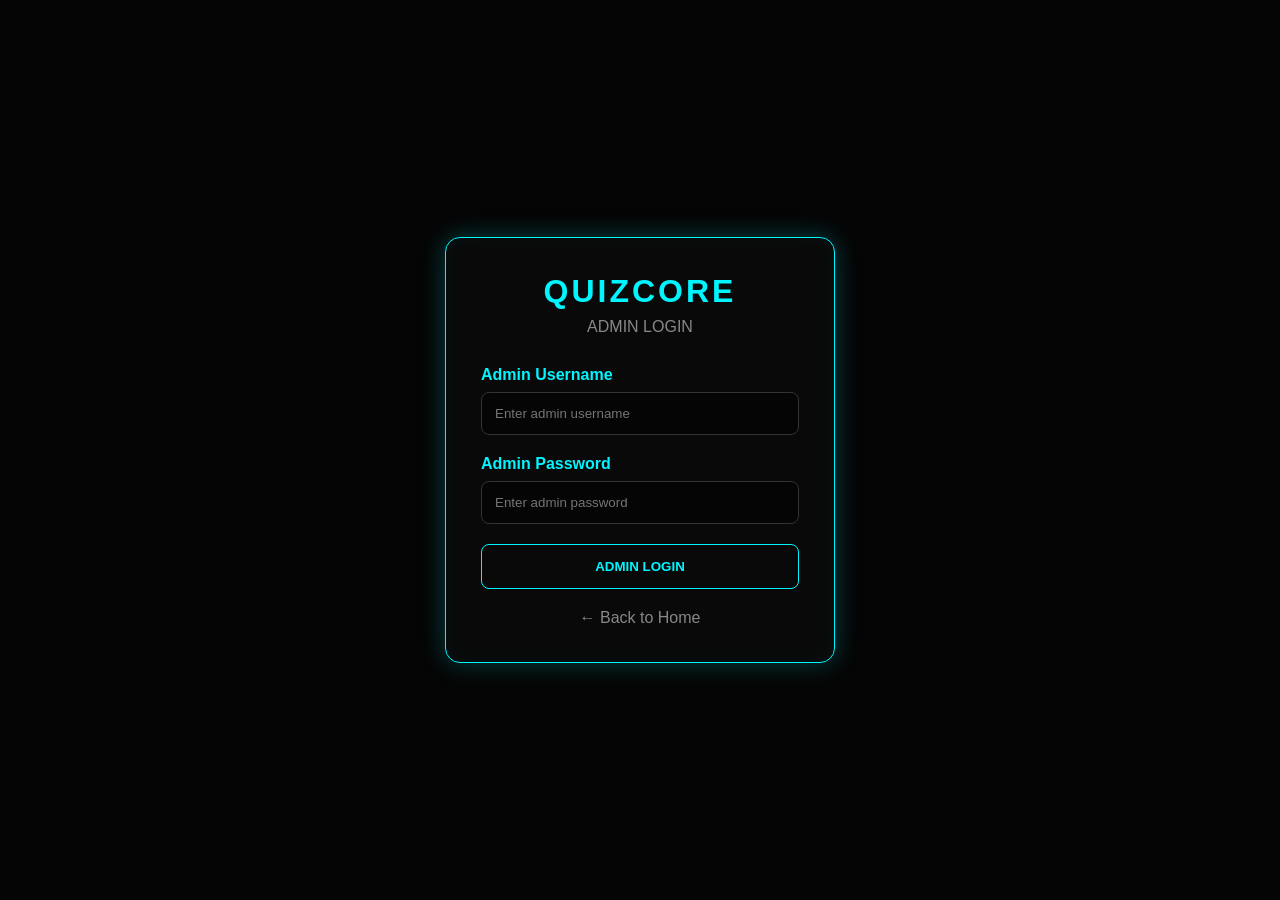
<file: admin-results.html>
<!DOCTYPE html>
<html lang="en">
<head>
    <meta charset="UTF-8">
    <meta name="viewport" content="width=device-width, initial-scale=1.0">

    <title>Results Management | QUIZCORE</title>

    <link rel="stylesheet" href="style.css">

    <style>
        * {
            box-sizing: border-box;
        }

        body {
            margin: 0;
            min-height: 100vh;
            background:
                radial-gradient(
                    circle at top right,
                    rgba(0,246,255,.12),
                    transparent 30%
                ),
                #030606;
            color: white;
            font-family: Arial, sans-serif;
        }

        .dashboard {
            min-height: 100vh;
            display: flex;
        }

        /* ================= SIDEBAR ================= */

        .sidebar {
            width: 250px;
            min-height: 100vh;

            position: fixed;
            left: 0;
            top: 0;

            background: #050909;

            border-right: 1px solid #00f6ff;

            box-shadow:
                0 0 20px rgba(0,246,255,.15);

            padding: 25px 15px;

            z-index: 100;
        }

        .logo {
            text-align: center;

            color: #00f6ff;

            font-size: 24px;

            font-weight: bold;

            letter-spacing: 4px;

            text-shadow:
                0 0 10px #00f6ff;

            margin-bottom: 40px;
        }

        .admin-label {
            text-align: center;

            color: #777;

            font-size: 12px;

            letter-spacing: 2px;

            margin-bottom: 20px;
        }

        .menu {
            display: flex;

            flex-direction: column;

            gap: 10px;
        }

        .menu a {
            text-decoration: none;

            color: #aaa;

            padding: 13px 15px;

            border: 1px solid transparent;

            border-radius: 7px;

            transition: .3s;
        }

        .menu a:hover,
        .menu a.active {
            color: #00f6ff;

            border-color: #00f6ff;

            background:
                rgba(0,246,255,.06);

            box-shadow:
                0 0 12px rgba(0,246,255,.2);
        }

        .logout {
            margin-top: 40px;

            width: 100%;

            padding: 12px;

            background: transparent;

            border: 1px solid #ff4d4d;

            color: #ff4d4d;

            border-radius: 7px;

            cursor: pointer;

            font-weight: bold;
        }

        .logout:hover {
            background: #ff4d4d;

            color: #000;

            box-shadow:
                0 0 15px #ff4d4d;
        }

        /* ================= MAIN ================= */

        .main {
            margin-left: 250px;

            width: calc(100% - 250px);

            padding: 30px;
        }

        .topbar {
            display: flex;

            justify-content: space-between;

            align-items: center;

            margin-bottom: 25px;

            padding-bottom: 20px;

            border-bottom: 1px solid #172525;
        }

        .topbar h1 {
            margin: 0;

            color: #00f6ff;

            font-size: 28px;

            text-shadow:
                0 0 10px
                rgba(0,246,255,.5);
        }

        .topbar p {
            margin: 6px 0 0;

            color: #777;
        }

        .admin-name {
            padding: 10px 16px;

            border: 1px solid #00f6ff;

            color: #00f6ff;

            border-radius: 7px;
        }

        /* ================= STATS ================= */

        .stats {
            display: grid;

            grid-template-columns:
                repeat(5, 1fr);

            gap: 15px;

            margin-bottom: 25px;
        }

        .stat-card {
            background: #080d0d;

            border: 1px solid #172525;

            border-radius: 10px;

            padding: 18px;
        }

        .stat-card h3 {
            margin: 0 0 8px;

            color: #777;

            font-size: 12px;

            letter-spacing: 1px;
        }

        .stat-card p {
            margin: 0;

            color: #00f6ff;

            font-size: 25px;

            font-weight: bold;
        }

        .pass-stat p {
            color: #00ff88;
        }

        .fail-stat p {
            color: #ff4d4d;
        }

        /* ================= FILTER ================= */

        .filters {
            display: grid;

            grid-template-columns:
                2fr 1fr auto;

            gap: 12px;

            margin-bottom: 20px;
        }

        .filters input,
        .filters select {
            width: 100%;

            padding: 13px 15px;

            background: #080d0d;

            border: 1px solid #263333;

            border-radius: 8px;

            color: white;

            outline: none;
        }

        .filters input:focus,
        .filters select:focus {
            border-color: #00f6ff;

            box-shadow:
                0 0 10px
                rgba(0,246,255,.15);
        }

        .export-btn {
            padding: 13px 18px;

            border: 1px solid #00f6ff;

            background: transparent;

            color: #00f6ff;

            border-radius: 8px;

            cursor: pointer;

            font-weight: bold;
        }

        .export-btn:hover {
            background: #00f6ff;

            color: #000;

            box-shadow:
                0 0 15px #00f6ff;
        }

        /* ================= TABLE ================= */

        .table-container {
            overflow-x: auto;

            background: #080d0d;

            border: 1px solid #172525;

            border-radius: 12px;
        }

        table {
            width: 100%;

            min-width: 1250px;

            border-collapse: collapse;
        }

        th {
            background: #0c1717;

            color: #00f6ff;

            padding: 15px;

            text-align: left;

            font-size: 12px;

            letter-spacing: .5px;
        }

        td {
            padding: 14px 15px;

            border-top: 1px solid #172020;

            color: #ccc;

            font-size: 13px;
        }

        tr:hover td {
            background:
                rgba(0,246,255,.03);
        }

        /* ================= STATUS ================= */

        .status {
            display: inline-block;

            padding: 5px 10px;

            border-radius: 20px;

            font-size: 11px;

            font-weight: bold;
        }

        .status.pass {
            color: #00ff88;

            border: 1px solid #00ff88;

            background:
                rgba(0,255,136,.07);
        }

        .status.fail {
            color: #ff4d4d;

            border: 1px solid #ff4d4d;

            background:
                rgba(255,77,77,.07);
        }

        .rank {
            color: #00f6ff;

            font-weight: bold;
        }

        /* ================= ACTION BUTTONS ================= */

        .action-btn {
            padding: 7px 10px;

            margin-right: 5px;

            background: transparent;

            border-radius: 5px;

            cursor: pointer;

            font-size: 11px;
        }

        .view-btn {
            border: 1px solid #00f6ff;

            color: #00f6ff;
        }

        .view-btn:hover {
            background: #00f6ff;

            color: #000;
        }

        .delete-btn {
            border: 1px solid #ff4d4d;

            color: #ff4d4d;
        }

        .delete-btn:hover {
            background: #ff4d4d;

            color: #000;
        }

        .empty {
            text-align: center;

            padding: 50px;

            color: #666;
        }

        /* ================= MODAL ================= */

        .modal {
            display: none;

            position: fixed;

            inset: 0;

            background:
                rgba(0,0,0,.85);

            justify-content: center;

            align-items: center;

            padding: 20px;

            z-index: 500;
        }

        .modal-box {
            width: 100%;

            max-width: 650px;

            max-height: 90vh;

            overflow-y: auto;

            background: #080d0d;

            border: 1px solid #00f6ff;

            border-radius: 12px;

            padding: 30px;

            box-shadow:
                0 0 30px
                rgba(0,246,255,.3);
        }

        .modal-header {
            display: flex;

            justify-content: space-between;

            align-items: center;

            margin-bottom: 25px;
        }

        .modal-header h2 {
            margin: 0;

            color: #00f6ff;
        }

        .close {
            border: none;

            background: transparent;

            color: #ff4d4d;

            font-size: 26px;

            cursor: pointer;
        }

        .detail-grid {
            display: grid;

            grid-template-columns:
                1fr 1fr;

            gap: 12px;
        }

        .detail {
            background: #050909;

            border: 1px solid #172525;

            border-radius: 7px;

            padding: 13px;
        }

        .detail.full {
            grid-column: 1 / -1;
        }

        .detail span {
            display: block;

            color: #666;

            font-size: 11px;

            margin-bottom: 5px;

            text-transform: uppercase;
        }

        .detail strong {
            color: #eee;

            font-size: 14px;

            word-break: break-word;
        }

        .modal-close-btn {
            width: 100%;

            margin-top: 20px;

            padding: 12px;

            border: 1px solid #00f6ff;

            background: transparent;

            color: #00f6ff;

            border-radius: 7px;

            cursor: pointer;

            font-weight: bold;
        }

        .modal-close-btn:hover {
            background: #00f6ff;

            color: #000;
        }

        /* ================= MOBILE ================= */

        @media(max-width:1100px) {

            .stats {
                grid-template-columns:
                    repeat(3, 1fr);
            }
        }

        @media(max-width:800px) {

            .sidebar {
                width: 100%;

                min-height: auto;

                position: relative;

                border-right: none;

                border-bottom: 1px solid #00f6ff;
            }

            .dashboard {
                display: block;
            }

            .main {
                margin-left: 0;

                width: 100%;

                padding: 20px 15px;
            }

            .menu {
                display: grid;

                grid-template-columns:
                    repeat(2,1fr);
            }

            .logout {
                margin-top: 15px;
            }

            .topbar {
                flex-direction: column;

                align-items: flex-start;

                gap: 15px;
            }

            .filters {
                grid-template-columns: 1fr;
            }
        }

        @media(max-width:550px) {

            .stats {
                grid-template-columns: 1fr;
            }

            .detail-grid {
                grid-template-columns: 1fr;
            }

            .detail.full {
                grid-column: auto;
            }
        }
    </style>
</head>

<body>

<div class="dashboard">

    <!-- ================= SIDEBAR ================= -->

    <aside class="sidebar">

        <div class="logo">
            QUIZCORE
        </div>

        <div class="admin-label">
            ADMIN PANEL
        </div>

        <nav class="menu">

            <a href="admin-dashboard.html">
                🏠 Dashboard
            </a>

            <a href="admin-students.html">
                👨‍🎓 Students
            </a>

            <a href="admin-quizzes.html">
                📝 Quizzes
            </a>

            <a href="admin-questions.html">
                ❓ Questions
            </a>

            <a href="admin-results.html"
               class="active">
                📊 Results
            </a>

            <a href="admin-schedule.html">
                📅 Schedule
            </a>

        </nav>

        <button
            class="logout"
            onclick="logout()">

            LOGOUT

        </button>

    </aside>


    <!-- ================= MAIN ================= -->

    <main class="main">

        <div class="topbar">

            <div>

                <h1>
                    RESULTS MANAGEMENT
                </h1>

                <p>
                    View student performance and actual ranking
                </p>

            </div>

            <div class="admin-name">
                👤 ADMIN
            </div>

        </div>


        <!-- ================= STATS ================= -->

        <div class="stats">

            <div class="stat-card">

                <h3>
                    TOTAL RESULTS
                </h3>

                <p id="totalResults">
                    0
                </p>

            </div>

            <div class="stat-card">

                <h3>
                    ATTEMPTED
                </h3>

                <p id="attempted">
                    0
                </p>

            </div>

            <div class="stat-card pass-stat">

                <h3>
                    PASSED
                </h3>

                <p id="passed">
                    0
                </p>

            </div>

            <div class="stat-card fail-stat">

                <h3>
                    FAILED
                </h3>

                <p id="failed">
                    0
                </p>

            </div>

            <div class="stat-card">

                <h3>
                    AVERAGE %
                </h3>

                <p id="average">
                    0%
                </p>

            </div>

        </div>


        <!-- ================= FILTERS ================= -->

        <div class="filters">

            <input
                type="text"
                id="searchInput"
                placeholder="Search student name, roll no. or email..."
                oninput="applyFilters()">


            <select
                id="quizFilter"
                onchange="applyFilters()">

                <option value="">
                    All Quizzes
                </option>

            </select>


            <button
                class="export-btn"
                onclick="exportCSV()">

                EXPORT CSV

            </button>

        </div>


        <!-- ================= RESULT TABLE ================= -->

        <div class="table-container">

            <table>

                <thead>

                    <tr>

                        <th>
                            RANK
                        </th>

                        <th>
                            STUDENT
                        </th>

                        <th>
                            ROLL NO.
                        </th>

                        <th>
                            QUIZ
                        </th>

                        <th>
                            SUBJECT
                        </th>

                        <th>
                            SCORE
                        </th>

                        <th>
                            PERCENTAGE
                        </th>

                        <th>
                            STATUS
                        </th>

                        <th>
                            ATTEMPT DATE
                        </th>

                        <th>
                            ACTION
                        </th>

                    </tr>

                </thead>

                <tbody id="resultTable">

                </tbody>

            </table>

        </div>

    </main>

</div>


<!-- ================= DETAILS MODAL ================= -->

<div
    class="modal"
    id="resultModal">

    <div class="modal-box">

        <div class="modal-header">

            <h2>
                RESULT DETAILS
            </h2>

            <button
                class="close"
                onclick="closeModal()">

                ×

            </button>

        </div>


        <div class="detail-grid">

            <div class="detail">

                <span>
                    Student Name
                </span>

                <strong id="dName">
                    -
                </strong>

            </div>


            <div class="detail">

                <span>
                    Roll Number
                </span>

                <strong id="dRoll">
                    -
                </strong>

            </div>


            <div class="detail">

                <span>
                    Email
                </span>

                <strong id="dEmail">
                    -
                </strong>

            </div>


            <div class="detail">

                <span>
                    Course
                </span>

                <strong id="dCourse">
                    -
                </strong>

            </div>


            <div class="detail">

                <span>
                    Branch
                </span>

                <strong id="dBranch">
                    -
                </strong>

            </div>


            <div class="detail">

                <span>
                    Subject
                </span>

                <strong id="dSubject">
                    -
                </strong>

            </div>


            <div class="detail">

                <span>
                    Quiz
                </span>

                <strong id="dQuiz">
                    -
                </strong>

            </div>


            <div class="detail">

                <span>
                    Rank
                </span>

                <strong id="dRank">
                    -
                </strong>

            </div>


            <div class="detail">

                <span>
                    Total Questions
                </span>

                <strong id="dTotal">
                    -
                </strong>

            </div>


            <div class="detail">

                <span>
                    Correct
                </span>

                <strong id="dCorrect">
                    -
                </strong>

            </div>


            <div class="detail">

                <span>
                    Wrong
                </span>

                <strong id="dWrong">
                    -
                </strong>

            </div>


            <div class="detail">

                <span>
                    Score
                </span>

                <strong id="dScore">
                    -
                </strong>

            </div>


            <div class="detail">

                <span>
                    Percentage
                </span>

                <strong id="dPercentage">
                    -
                </strong>

            </div>


            <div class="detail">

                <span>
                    Status
                </span>

                <strong id="dStatus">
                    -
                </strong>

            </div>


            <div class="detail">

                <span>
                    Attempt Date
                </span>

                <strong id="dDate">
                    -
                </strong>

            </div>


            <div class="detail">

                <span>
                    Start Time
                </span>

                <strong id="dStart">
                    -
                </strong>

            </div>


            <div class="detail">

                <span>
                    Submit Time
                </span>

                <strong id="dSubmit">
                    -
                </strong>

            </div>

        </div>


        <button
            class="modal-close-btn"
            onclick="closeModal()">

            CLOSE

        </button>

    </div>

</div>


<script>

    /* ==================================================
       ADMIN LOGIN CHECK
    ================================================== */

    if (
        localStorage.getItem("adminLoggedIn")
        !== "true"
    ) {

        window.location.href =
            "admin-login.html";

    }


    /* ==================================================
       LOAD RESULTS
    ================================================== */

    let results =
        JSON.parse(
            localStorage.getItem("allResults") || "[]"
        );


    let filteredResults = [];


    /* ==================================================
       CURRENT STUDENT RESULT SUPPORT
       If only quizResult exists, add it to allResults
    ================================================== */

    const currentResult =
        localStorage.getItem("quizResult");


    const currentStudent =
        localStorage.getItem("quizStudent");


    if (currentResult && currentStudent) {

        try {

            const result =
                JSON.parse(currentResult);

            const student =
                JSON.parse(currentStudent);


            const alreadyExists =
                results.some(function(item) {

                    return (
                        item.email === student.email &&
                        item.quizName === (
                            result.quizName ||
                            result.quiz ||
                            "General Quiz"
                        )
                    );

                });


            if (!alreadyExists) {

                const newResult = {

                    name:
                        student.name || "",

                    rollNo:
                        student.rollNo || "",

                    email:
                        student.email || "",

                    branch:
                        student.branch || "",

                    course:
                        student.course || "",

                    subject:
                        student.subject ||
                        result.subject ||
                        "",

                    quizName:
                        result.quizName ||
                        result.quiz ||
                        student.quizSet ||
                        "General Quiz",

                    totalQuestions:
                        result.totalQuestions ||
                        result.total ||
                        0,

                    correct:
                        result.correct ||
                        0,

                    wrong:
                        result.wrong ||
                        0,

                    score:
                        result.score ||
                        0,

                    percentage:
                        Number(
                            result.percentage || 0
                        ),

                    status:
                        Number(
                            result.percentage || 0
                        ) >= 40
                            ? "PASS"
                            : "FAIL",

                    attemptDate:
                        result.attemptDate ||
                        new Date().toISOString(),

                    startTime:
                        result.startTime || "",

                    submitTime:
                        result.submitTime || ""

                };


                results.push(newResult);


                localStorage.setItem(
                    "allResults",
                    JSON.stringify(results)
                );

            }

        }
        catch(error) {

            console.log(
                "Result data error:",
                error
            );

        }

    }


    /* ==================================================
       NORMALIZE RESULTS
    ================================================== */

    function normalizeResults() {

        return results.map(function(item) {

            const percentage =
                Number(
                    item.percentage ||
                    item.percent ||
                    0
                );


            let status =
                item.status;


            if (!status) {

                status =
                    percentage >= 40
                        ? "PASS"
                        : "FAIL";

            }


            return {

                ...item,

                percentage:
                    percentage,

                status:
                    status.toUpperCase(),

                score:
                    Number(item.score || 0),

                correct:
                    Number(item.correct || 0),

                wrong:
                    Number(item.wrong || 0),

                totalQuestions:
                    Number(
                        item.totalQuestions ||
                        item.total ||
                        0
                    )

            };

        });

    }


    /* ==================================================
       ACTUAL RANK
       Rank is calculated separately for each quiz.
       Highest score = Rank 1.
    ================================================== */

    function calculateRanks(data) {

        const grouped = {};


        data.forEach(function(item) {

            const quiz =
                item.quizName ||
                item.quiz ||
                "General Quiz";


            if (!grouped[quiz]) {

                grouped[quiz] = [];

            }


            grouped[quiz].push(item);

        });


        Object.keys(grouped).forEach(
            function(quiz) {

                const list =
                    grouped[quiz];


                list.sort(
                    function(a, b) {

                        if (
                            b.score !== a.score
                        ) {

                            return b.score - a.score;

                        }


                        return (
                            b.percentage -
                            a.percentage
                        );

                    }
                );


                let previousScore = null;

                let previousRank = 0;


                list.forEach(
                    function(item, index) {

                        if (
                            previousScore ===
                            item.score
                        ) {

                            item.rank =
                                previousRank;

                        }
                        else {

                            item.rank =
                                index + 1;

                            previousRank =
                                item.rank;

                            previousScore =
                                item.score;

                        }

                    }
                );

            }
        );


        return data;

    }


    /* ==================================================
       LOAD QUIZ FILTER
    ================================================== */

    function loadQuizFilter() {

        const select =
            document.getElementById(
                "quizFilter"
            );


        const quizNames = [];


        results.forEach(function(item) {

            const quizName =
                item.quizName ||
                item.quiz;


            if (
                quizName &&
                !quizNames.includes(quizName)
            ) {

                quizNames.push(quizName);

            }

        });


        select.innerHTML = `

            <option value="">
                All Quizzes
            </option>

        `;


        quizNames.sort();


        quizNames.forEach(function(name) {

            const option =
                document.createElement("option");


            option.value = name;

            option.textContent = name;


            select.appendChild(option);

        });

    }


    /* ==================================================
       APPLY FILTERS
    ================================================== */

    function applyFilters() {

        const search =
            document.getElementById(
                "searchInput"
            ).value
            .toLowerCase()
            .trim();


        const quizFilter =
            document.getElementById(
                "quizFilter"
            ).value;


        let data =
            normalizeResults();


        data =
            calculateRanks(data);


        data =
            data.filter(function(item) {

                const name =
                    String(
                        item.name || ""
                    ).toLowerCase();


                const roll =
                    String(
                        item.rollNo || ""
                    ).toLowerCase();


                const email =
                    String(
                        item.email || ""
                    ).toLowerCase();


                const quiz =
                    item.quizName ||
                    item.quiz ||
                    "";


                const matchesSearch =
                    !search ||
                    name.includes(search) ||
                    roll.includes(search) ||
                    email.includes(search);


                const matchesQuiz =
                    !quizFilter ||
                    quiz === quizFilter;


                return (
                    matchesSearch &&
                    matchesQuiz
                );

            });


        filteredResults = data;


        updateStats(data);

        displayResults(data);

    }


    /* ==================================================
       UPDATE STATS
    ================================================== */

    function updateStats(data) {

        const total =
            data.length;


        const passed =
            data.filter(
                function(item) {

                    return item.status === "PASS";

                }
            ).length;


        const failed =
            data.filter(
                function(item) {

                    return item.status === "FAIL";

                }
            ).length;


        let average = 0;


        if (total > 0) {

            const sum =
                data.reduce(
                    function(total, item) {

                        return (
                            total +
                            Number(
                                item.percentage || 0
                            )
                        );

                    },
                    0
                );


            average =
                sum / total;

        }


        document.getElementById(
            "totalResults"
        ).textContent = total;


        document.getElementById(
            "attempted"
        ).textContent = total;


        document.getElementById(
            "passed"
        ).textContent = passed;


        document.getElementById(
            "failed"
        ).textContent = failed;


        document.getElementById(
            "average"
        ).textContent =
            average.toFixed(1) + "%";

    }


    /* ==================================================
       DISPLAY RESULTS
    ================================================== */

    function displayResults(data) {

        const table =
            document.getElementById(
                "resultTable"
            );


        table.innerHTML = "";


        if (data.length === 0) {

            table.innerHTML = `

                <tr>

                    <td
                        colspan="10"
                        class="empty">

                        No results found.

                    </td>

                </tr>

            `;

            return;

        }


        data.forEach(function(item) {

            const originalIndex =
                results.indexOf(item);


            const quizName =
                item.quizName ||
                item.quiz ||
                "General Quiz";


            const statusClass =
                item.status === "PASS"
                    ? "pass"
                    : "fail";


            const date =
                formatDate(
                    item.attemptDate
                );


            const row =
                document.createElement("tr");


            row.innerHTML = `

                <td class="rank">
                    #${item.rank || "-"}
                </td>

                <td>
                    ${escapeHTML(
                        item.name || "-"
                    )}
                </td>

                <td>
                    ${escapeHTML(
                        item.rollNo || "-"
                    )}
                </td>

                <td>
                    ${escapeHTML(
                        quizName
                    )}
                </td>

                <td>
                    ${escapeHTML(
                        item.subject || "-"
                    )}
                </td>

                <td>
                    ${item.score}
                </td>

                <td>
                    ${item.percentage.toFixed(2)}%
                </td>

                <td>

                    <span class="status ${statusClass}">
                        ${item.status}
                    </span>

                </td>

                <td>
                    ${date}
                </td>

                <td>

                    <button
                        class="action-btn view-btn"
                        onclick="viewResult(${originalIndex})">

                        VIEW

                    </button>

                    <button
                        class="action-btn delete-btn"
                        onclick="deleteResult(${originalIndex})">

                        DELETE

                    </button>

                </td>

            `;


            table.appendChild(row);

        });

    }


    /* ==================================================
       VIEW RESULT
    ================================================== */

    function viewResult(index) {

        const allData =
            calculateRanks(
                normalizeResults()
            );


        const item =
            allData[index];


        if (!item) {

            alert(
                "Result not found."
            );

            return;

        }


        document.getElementById(
            "dName"
        ).textContent =
            item.name || "-";


        document.getElementById(
            "dRoll"
        ).textContent =
            item.rollNo || "-";


        document.getElementById(
            "dEmail"
        ).textContent =
            item.email || "-";


        document.getElementById(
            "dCourse"
        ).textContent =
            item.course || "-";


        document.getElementById(
            "dBranch"
        ).textContent =
            item.branch || "-";


        document.getElementById(
            "dSubject"
        ).textContent =
            item.subject || "-";


        document.getElementById(
            "dQuiz"
        ).textContent =
            item.quizName ||
            item.quiz ||
            "-";


        document.getElementById(
            "dRank"
        ).textContent =
            "#" + (item.rank || "-");


        document.getElementById(
            "dTotal"
        ).textContent =
            item.totalQuestions || "-";


        document.getElementById(
            "dCorrect"
        ).textContent =
            item.correct;


        document.getElementById(
            "dWrong"
        ).textContent =
            item.wrong;


        document.getElementById(
            "dScore"
        ).textContent =
            item.score;


        document.getElementById(
            "dPercentage"
        ).textContent =
            item.percentage.toFixed(2) + "%";


        document.getElementById(
            "dStatus"
        ).textContent =
            item.status;


        document.getElementById(
            "dDate"
        ).textContent =
            formatDate(
                item.attemptDate
            );


        document.getElementById(
            "dStart"
        ).textContent =
            formatDate(
                item.startTime
            );


        document.getElementById(
            "dSubmit"
        ).textContent =
            formatDate(
                item.submitTime
            );


        document.getElementById(
            "resultModal"
        ).style.display =
            "flex";

    }


    /* ==================================================
       DELETE RESULT
    ================================================== */

    function deleteResult(index) {

        const item =
            results[index];


        if (!item) {
            return;
        }


        const name =
            item.name || "this student";


        const confirmDelete =
            confirm(
                "Delete result of " +
                name +
                "?"
            );


        if (!confirmDelete) {
            return;
        }


        results.splice(index, 1);


        localStorage.setItem(
            "allResults",
            JSON.stringify(results)
        );


        loadQuizFilter();

        applyFilters();

    }


    /* ==================================================
       CLOSE MODAL
    ================================================== */

    function closeModal() {

        document.getElementById(
            "resultModal"
        ).style.display =
            "none";

    }


    /* ==================================================
       DATE FORMAT
    ================================================== */

    function formatDate(value) {

        if (!value) {

            return "-";

        }


        const date =
            new Date(value);


        if (isNaN(date.getTime())) {

            return value;

        }


        return date.toLocaleString(
            "en-IN",
            {
                day: "2-digit",
                month: "short",
                year: "numeric",
                hour: "2-digit",
                minute: "2-digit"
            }
        );

    }


    /* ==================================================
       HTML ESCAPE
    ================================================== */

    function escapeHTML(value) {

        return String(value)
            .replaceAll("&", "&amp;")
            .replaceAll("<", "&lt;")
            .replaceAll(">", "&gt;")
            .replaceAll('"', "&quot;")
            .replaceAll("'", "&#039;");

    }


    /* ==================================================
       EXPORT CSV
    ================================================== */

    function exportCSV() {

        const data =
            filteredResults;


        if (data.length === 0) {

            alert(
                "No results available for export."
            );

            return;

        }


        let csv =
            "Rank,Student Name,Roll No,Email,Quiz,Subject,Score,Percentage,Status,Attempt Date\n";


        data.forEach(function(item) {

            csv += [

                item.rank || "",

                csvValue(
                    item.name || ""
                ),

                csvValue(
                    item.rollNo || ""
                ),

                csvValue(
                    item.email || ""
                ),

                csvValue(
                    item.quizName ||
                    item.quiz ||
                    ""
                ),

                csvValue(
                    item.subject || ""
                ),

                item.score || 0,

                item.percentage.toFixed(2) + "%",

                item.status,

                csvValue(
                    formatDate(
                        item.attemptDate
                    )
                )

            ].join(",") + "\n";

        });


        const blob =
            new Blob(
                [csv],
                {
                    type:
                        "text/csv;charset=utf-8;"
                }
            );


        const url =
            URL.createObjectURL(blob);


        const link =
            document.createElement("a");


        link.href = url;

        link.download =
            "quiz-results.csv";


        link.click();


        URL.revokeObjectURL(url);

    }


    function csvValue(value) {

        return '"' +
            String(value)
                .replaceAll('"', '""') +
            '"';

    }


    /* ==================================================
       LOGOUT
    ================================================== */

    function logout() {

        localStorage.removeItem(
            "adminLoggedIn"
        );


        window.location.href =
            "admin-login.html";

    }


    /* ==================================================
       MODAL OUTSIDE CLICK
    ================================================== */

    window.onclick =
        function(event) {

            const modal =
                document.getElementById(
                    "resultModal"
                );


            if (event.target === modal) {

                closeModal();

            }

        };


    /* ==================================================
       INITIALIZE
    ================================================== */

    loadQuizFilter();

    applyFilters();

</script>

</body>
</html>
</file>
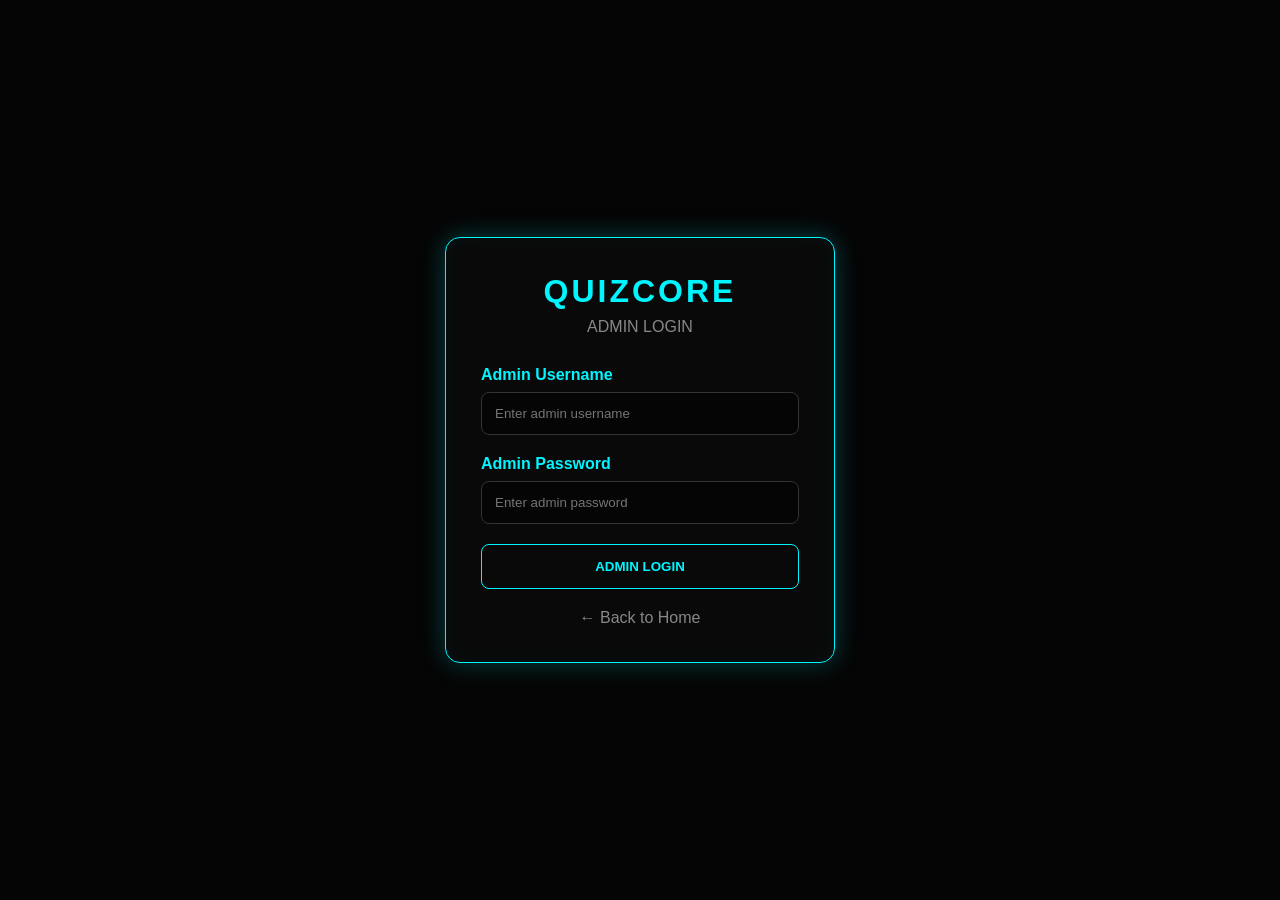
<file: admin-schedule.html>
<!DOCTYPE html>
<html lang="en">
<head>
    <meta charset="UTF-8">
    <meta name="viewport" content="width=device-width, initial-scale=1.0">

    <title>Quiz Schedule | QUIZCORE</title>

    <link rel="stylesheet" href="style.css">

    <style>
        * {
            box-sizing: border-box;
        }

        body {
            margin: 0;
            min-height: 100vh;
            background:
                radial-gradient(
                    circle at top right,
                    rgba(0,246,255,.12),
                    transparent 30%
                ),
                #030606;
            color: white;
            font-family: Arial, sans-serif;
        }

        .dashboard {
            min-height: 100vh;
            display: flex;
        }

        /* SIDEBAR */

        .sidebar {
            width: 250px;
            min-height: 100vh;
            position: fixed;
            left: 0;
            top: 0;
            background: #050909;
            border-right: 1px solid #00f6ff;
            box-shadow: 0 0 20px rgba(0,246,255,.15);
            padding: 25px 15px;
            z-index: 100;
        }

        .logo {
            text-align: center;
            color: #00f6ff;
            font-size: 24px;
            font-weight: bold;
            letter-spacing: 4px;
            text-shadow: 0 0 10px #00f6ff;
            margin-bottom: 40px;
        }

        .admin-label {
            text-align: center;
            color: #777;
            font-size: 12px;
            letter-spacing: 2px;
            margin-bottom: 20px;
        }

        .menu {
            display: flex;
            flex-direction: column;
            gap: 10px;
        }

        .menu a {
            text-decoration: none;
            color: #aaa;
            padding: 13px 15px;
            border: 1px solid transparent;
            border-radius: 7px;
            transition: .3s;
        }

        .menu a:hover,
        .menu a.active {
            color: #00f6ff;
            border-color: #00f6ff;
            background: rgba(0,246,255,.06);
            box-shadow: 0 0 12px rgba(0,246,255,.2);
        }

        .logout {
            margin-top: 40px;
            width: 100%;
            padding: 12px;
            background: transparent;
            border: 1px solid #ff4d4d;
            color: #ff4d4d;
            border-radius: 7px;
            cursor: pointer;
            font-weight: bold;
        }

        .logout:hover {
            background: #ff4d4d;
            color: #000;
            box-shadow: 0 0 15px #ff4d4d;
        }

        /* MAIN */

        .main {
            margin-left: 250px;
            width: calc(100% - 250px);
            padding: 30px;
        }

        .topbar {
            display: flex;
            justify-content: space-between;
            align-items: center;
            margin-bottom: 25px;
            padding-bottom: 20px;
            border-bottom: 1px solid #172525;
        }

        .topbar h1 {
            margin: 0;
            color: #00f6ff;
            font-size: 28px;
            text-shadow: 0 0 10px rgba(0,246,255,.5);
        }

        .topbar p {
            margin: 6px 0 0;
            color: #777;
        }

        .admin-name {
            padding: 10px 16px;
            border: 1px solid #00f6ff;
            color: #00f6ff;
            border-radius: 7px;
        }

        /* TOOLBAR */

        .toolbar {
            display: flex;
            justify-content: space-between;
            align-items: center;
            gap: 15px;
            margin-bottom: 20px;
        }

        .search {
            flex: 1;
        }

        .search input {
            width: 100%;
            padding: 13px 15px;
            background: #080d0d;
            border: 1px solid #263333;
            border-radius: 8px;
            color: white;
            outline: none;
        }

        .search input:focus {
            border-color: #00f6ff;
            box-shadow: 0 0 10px rgba(0,246,255,.15);
        }

        .add-btn {
            padding: 13px 20px;
            border: 1px solid #00f6ff;
            background: transparent;
            color: #00f6ff;
            border-radius: 8px;
            cursor: pointer;
            font-weight: bold;
        }

        .add-btn:hover {
            background: #00f6ff;
            color: #000;
            box-shadow: 0 0 15px #00f6ff;
        }

        /* TABLE */

        .table-container {
            overflow-x: auto;
            background: #080d0d;
            border: 1px solid #172525;
            border-radius: 12px;
        }

        table {
            width: 100%;
            min-width: 1100px;
            border-collapse: collapse;
        }

        th {
            background: #0c1717;
            color: #00f6ff;
            padding: 15px;
            text-align: left;
            font-size: 12px;
        }

        td {
            padding: 14px 15px;
            border-top: 1px solid #172020;
            color: #ccc;
            font-size: 13px;
        }

        tr:hover td {
            background: rgba(0,246,255,.03);
        }

        /* STATUS */

        .status {
            display: inline-block;
            padding: 5px 10px;
            border-radius: 20px;
            font-size: 11px;
            font-weight: bold;
        }

        .active {
            color: #00ff88;
            border: 1px solid #00ff88;
            background: rgba(0,255,136,.07);
        }

        .inactive {
            color: #ff4d4d;
            border: 1px solid #ff4d4d;
            background: rgba(255,77,77,.07);
        }

        .upcoming {
            color: #ffaa00;
            border: 1px solid #ffaa00;
            background: rgba(255,170,0,.07);
        }

        .expired {
            color: #888;
            border: 1px solid #666;
            background: rgba(100,100,100,.07);
        }

        /* ACTION */

        .action-btn {
            padding: 7px 10px;
            margin-right: 5px;
            background: transparent;
            border-radius: 5px;
            cursor: pointer;
            font-size: 11px;
        }

        .edit-btn {
            border: 1px solid #00f6ff;
            color: #00f6ff;
        }

        .edit-btn:hover {
            background: #00f6ff;
            color: #000;
        }

        .delete-btn {
            border: 1px solid #ff4d4d;
            color: #ff4d4d;
        }

        .delete-btn:hover {
            background: #ff4d4d;
            color: #000;
        }

        .toggle-btn {
            border: 1px solid #ffaa00;
            color: #ffaa00;
        }

        .toggle-btn:hover {
            background: #ffaa00;
            color: #000;
        }

        .empty {
            text-align: center;
            padding: 50px;
            color: #666;
        }

        /* MODAL */

        .modal {
            display: none;
            position: fixed;
            inset: 0;
            background: rgba(0,0,0,.85);
            justify-content: center;
            align-items: center;
            padding: 20px;
            z-index: 500;
        }

        .modal-box {
            width: 100%;
            max-width: 650px;
            max-height: 90vh;
            overflow-y: auto;
            background: #080d0d;
            border: 1px solid #00f6ff;
            border-radius: 12px;
            padding: 30px;
            box-shadow: 0 0 30px rgba(0,246,255,.3);
        }

        .modal-header {
            display: flex;
            justify-content: space-between;
            align-items: center;
            margin-bottom: 25px;
        }

        .modal-header h2 {
            margin: 0;
            color: #00f6ff;
        }

        .close {
            background: transparent;
            border: none;
            color: #ff4d4d;
            font-size: 26px;
            cursor: pointer;
        }

        .form-group {
            margin-bottom: 18px;
        }

        .form-group label {
            display: block;
            color: #aaa;
            font-size: 13px;
            margin-bottom: 7px;
        }

        .form-group input,
        .form-group select {
            width: 100%;
            padding: 12px;
            background: #050909;
            border: 1px solid #263333;
            border-radius: 7px;
            color: white;
            outline: none;
        }

        /* FIX FOR DATETIME-LOCAL INPUTS IN DARK THEME */
        input[type="datetime-local"] {
            color-scheme: dark;
            cursor: pointer;
        }

        input[type="datetime-local"]::-webkit-calendar-picker-indicator {
            filter: invert(1);
            cursor: pointer;
        }

        .form-group input:focus,
        .form-group select:focus {
            border-color: #00f6ff;
        }

        .date-grid {
            display: grid;
            grid-template-columns: 1fr 1fr;
            gap: 15px;
        }

        .form-actions {
            display: flex;
            gap: 12px;
            margin-top: 25px;
        }

        .save-btn,
        .cancel-btn {
            flex: 1;
            padding: 13px;
            border-radius: 7px;
            cursor: pointer;
            font-weight: bold;
        }

        .save-btn {
            background: #00f6ff;
            border: 1px solid #00f6ff;
            color: #000;
        }

        .cancel-btn {
            background: transparent;
            border: 1px solid #ff4d4d;
            color: #ff4d4d;
        }

        /* MOBILE */

        @media(max-width:900px) {
            .sidebar {
                width: 100%;
                min-height: auto;
                position: relative;
                border-right: none;
                border-bottom: 1px solid #00f6ff;
            }

            .dashboard {
                display: block;
            }

            .main {
                margin-left: 0;
                width: 100%;
                padding: 20px 15px;
            }

            .menu {
                display: grid;
                grid-template-columns: repeat(2,1fr);
            }

            .logout {
                margin-top: 15px;
            }

            .topbar {
                flex-direction: column;
                align-items: flex-start;
                gap: 15px;
            }

            .toolbar {
                flex-direction: column;
                align-items: stretch;
            }

            .date-grid {
                grid-template-columns: 1fr;
            }
        }
    </style>
</head>

<body>

<div class="dashboard">

    <!-- SIDEBAR -->
    <aside class="sidebar">
        <div class="logo">QUIZCORE</div>
        <div class="admin-label">ADMIN PANEL</div>
        <nav class="menu">
            <a href="admin-dashboard.html">🏠 Dashboard</a>
            <a href="admin-students.html">👨‍🎓 Students</a>
            <a href="admin-quizzes.html">📝 Quizzes</a>
            <a href="admin-questions.html">❓ Questions</a>
            <a href="admin-results.html">📊 Results</a>
            <a href="admin-schedule.html" class="active">📅 Schedule</a>
        </nav>
        <button class="logout" onclick="logout()">LOGOUT</button>
    </aside>

    <!-- MAIN -->
    <main class="main">
        <div class="topbar">
            <div>
                <h1>QUIZ SCHEDULE</h1>
                <p>Schedule and control quiz availability</p>
            </div>
            <div class="admin-name">👤 ADMIN</div>
        </div>

        <!-- TOOLBAR -->
        <div class="toolbar">
            <div class="search">
                <input type="text" id="searchInput" placeholder="Search quiz..." oninput="displaySchedules()">
            </div>
            <button class="add-btn" onclick="openModal()">+ ADD SCHEDULE</button>
        </div>

        <!-- TABLE -->
        <div class="table-container">
            <table>
                <thead>
                    <tr>
                        <th>#</th>
                        <th>QUIZ</th>
                        <th>SUBJECT</th>
                        <th>START DATE/TIME</th>
                        <th>END DATE/TIME</th>
                        <th>DURATION</th>
                        <th>STATUS</th>
                        <th>ACTION</th>
                    </tr>
                </thead>
                <tbody id="scheduleTable">
                </tbody>
            </table>
        </div>
    </main>

</div>

<!-- MODAL -->
<div class="modal" id="scheduleModal">
    <div class="modal-box">
        <div class="modal-header">
            <h2 id="modalTitle">ADD QUIZ SCHEDULE</h2>
            <button class="close" onclick="closeModal()">×</button>
        </div>

        <form id="scheduleForm">
            <input type="hidden" id="editIndex" value="-1">

            <!-- QUIZ -->
            <div class="form-group">
                <label>SELECT QUIZ</label>
                <select id="quizName" required>
                    <option value="">Select Quiz</option>
                </select>
            </div>

            <!-- START / END -->
            <div class="date-grid">
                <div class="form-group">
                    <label>START DATE & TIME</label>
                    <input type="datetime-local" id="startDate" required>
                </div>

                <div class="form-group">
                    <label>END DATE & TIME</label>
                    <input type="datetime-local" id="endDate" required>
                </div>
            </div>

            <!-- DURATION -->
            <div class="form-group">
                <label>QUIZ DURATION (MINUTES)</label>
                <input type="number" id="duration" min="1" placeholder="Example: 30" required>
            </div>

            <!-- ACTIVE -->
            <div class="form-group">
                <label>SCHEDULE STATUS</label>
                <select id="active" required>
                    <option value="true">Active</option>
                    <option value="false">Inactive</option>
                </select>
            </div>

            <!-- BUTTONS -->
            <div class="form-actions">
                <button type="submit" class="save-btn">SAVE SCHEDULE</button>
                <button type="button" class="cancel-btn" onclick="closeModal()">CANCEL</button>
            </div>
        </form>
    </div>
</div>

<script>
    /* ==================================================
       ADMIN LOGIN CHECK
    ================================================== */
    if (localStorage.getItem("adminLoggedIn") !== "true") {
        window.location.href = "admin-login.html";
    }

    /* ==================================================
       DATA
    ================================================== */
    let quizzes = JSON.parse(localStorage.getItem("quizzes") || "[]");
    let schedules = JSON.parse(localStorage.getItem("quizSchedules") || "[]");

    /* ==================================================
       LOAD QUIZ OPTIONS
    ================================================== */
    function loadQuizOptions() {
        const select = document.getElementById("quizName");
        select.innerHTML = `<option value="">Select Quiz</option>`;

        quizzes.forEach(function(quiz) {
            const option = document.createElement("option");
            option.value = quiz.name;
            option.textContent = quiz.name;
            select.appendChild(option);
        });
    }

    /* ==================================================
       OPEN MODAL
    ================================================== */
    function openModal() {
        if (quizzes.length === 0) {
            alert("First create a quiz from Quiz Management.");
            return;
        }

        document.getElementById("scheduleForm").reset();
        document.getElementById("editIndex").value = "-1";
        document.getElementById("modalTitle").textContent = "ADD QUIZ SCHEDULE";
        document.getElementById("active").value = "true";
        document.getElementById("scheduleModal").style.display = "flex";
    }

    /* ==================================================
       CLOSE MODAL
    ================================================== */
    function closeModal() {
        document.getElementById("scheduleModal").style.display = "none";
    }

    /* ==================================================
       SAVE SCHEDULE
    ================================================== */
    document.getElementById("scheduleForm").addEventListener("submit", function(event) {
        event.preventDefault();

        const quizName = document.getElementById("quizName").value;
        const startDate = document.getElementById("startDate").value;
        const endDate = document.getElementById("endDate").value;
        const duration = Number(document.getElementById("duration").value);
        const active = document.getElementById("active").value === "true";
        const editIndex = Number(document.getElementById("editIndex").value);

        /* VALIDATE DATE */
        const start = new Date(startDate);
        const end = new Date(endDate);

        if (end <= start) {
            alert("End date/time must be after start date/time.");
            return;
        }

        if (duration <= 0) {
            alert("Duration must be greater than 0.");
            return;
        }

        /* CHECK DUPLICATE */
        const duplicate = schedules.some(function(item, index) {
            return index !== editIndex && item.quizName === quizName;
        });

        if (duplicate) {
            alert("This quiz already has a schedule.");
            return;
        }

        const schedule = {
            quizName: quizName,
            startDate: startDate,
            endDate: endDate,
            duration: duration,
            active: active,
            createdAt: new Date().toISOString()
        };

        /* EDIT */
        if (editIndex >= 0) {
            schedules[editIndex] = schedule;
            alert("Schedule updated successfully!");
        }
        /* ADD */
        else {
            schedules.push(schedule);
            alert("Schedule created successfully!");
        }

        localStorage.setItem("quizSchedules", JSON.stringify(schedules));

        /* Update quiz duration if quiz exists */
        const quiz = quizzes.find(function(item) {
            return item.name === quizName;
        });

        if (quiz) {
            quiz.duration = duration;
            localStorage.setItem("quizzes", JSON.stringify(quizzes));
        }

        closeModal();
        displaySchedules();
    });

    /* ==================================================
       GET STATUS
    ================================================== */
    function getScheduleStatus(schedule) {
        const now = new Date();
        const start = new Date(schedule.startDate);
        const end = new Date(schedule.endDate);

        if (!schedule.active) {
            return { text: "INACTIVE", className: "inactive" };
        }
        if (now < start) {
            return { text: "UPCOMING", className: "upcoming" };
        }
        if (now >= start && now <= end) {
            return { text: "ACTIVE", className: "active" };
        }
        return { text: "EXPIRED", className: "expired" };
    }

    /* ==================================================
       DISPLAY SCHEDULES
    ================================================== */
    function displaySchedules() {
        const table = document.getElementById("scheduleTable");
        const search = document.getElementById("searchInput").value.toLowerCase().trim();

        table.innerHTML = "";

        const filtered = schedules.filter(function(schedule) {
            return !search || schedule.quizName.toLowerCase().includes(search);
        });

        if (filtered.length === 0) {
            table.innerHTML = `
                <tr>
                    <td colspan="8" class="empty">No schedules found.</td>
                </tr>
            `;
            return;
        }

        filtered.forEach(function(schedule) {
            const originalIndex = schedules.indexOf(schedule);
            const status = getScheduleStatus(schedule);
            const row = document.createElement("tr");

            row.innerHTML = `
                <td>${originalIndex + 1}</td>
                <td>${escapeHTML(schedule.quizName)}</td>
                <td>${escapeHTML(getSubject(schedule.quizName))}</td>
                <td>${formatDate(schedule.startDate)}</td>
                <td>${formatDate(schedule.endDate)}</td>
                <td>${schedule.duration} min</td>
                <td><span class="status ${status.className}">${status.text}</span></td>
                <td>
                    <button class="action-btn edit-btn" onclick="editSchedule(${originalIndex})">EDIT</button>
                    <button class="action-btn toggle-btn" onclick="toggleSchedule(${originalIndex})">${schedule.active ? "DISABLE" : "ENABLE"}</button>
                    <button class="action-btn delete-btn" onclick="deleteSchedule(${originalIndex})">DELETE</button>
                </td>
            `;

            table.appendChild(row);
        });
    }

    /* ==================================================
       GET SUBJECT
    ================================================== */
    function getSubject(quizName) {
        const quiz = quizzes.find(function(item) {
            return item.name === quizName;
        });
        return quiz ? quiz.subject || "-" : "-";
    }

    /* ==================================================
       EDIT SCHEDULE
    ================================================== */
    function editSchedule(index) {
        const schedule = schedules[index];
        if (!schedule) return;

        document.getElementById("editIndex").value = index;
        document.getElementById("quizName").value = schedule.quizName;
        document.getElementById("startDate").value = schedule.startDate;
        document.getElementById("endDate").value = schedule.endDate;
        document.getElementById("duration").value = schedule.duration;
        document.getElementById("active").value = String(schedule.active);
        document.getElementById("modalTitle").textContent = "EDIT QUIZ SCHEDULE";
        document.getElementById("scheduleModal").style.display = "flex";
    }

    /* ==================================================
       TOGGLE ACTIVE / INACTIVE
    ================================================== */
    function toggleSchedule(index) {
        if (!schedules[index]) return;

        schedules[index].active = !schedules[index].active;
        localStorage.setItem("quizSchedules", JSON.stringify(schedules));
        displaySchedules();
    }

    /* ==================================================
       DELETE SCHEDULE
    ================================================== */
    function deleteSchedule(index) {
        if (!schedules[index]) return;

        const confirmDelete = confirm("Are you sure you want to delete this schedule?");
        if (!confirmDelete) return;

        schedules.splice(index, 1);
        localStorage.setItem("quizSchedules", JSON.stringify(schedules));
        displaySchedules();
    }

    /* ==================================================
       DATE FORMAT
    ================================================== */
    function formatDate(value) {
        if (!value) return "-";
        const date = new Date(value);
        if (isNaN(date.getTime())) return value;

        return date.toLocaleString("en-IN", {
            day: "2-digit",
            month: "short",
            year: "numeric",
            hour: "2-digit",
            minute: "2-digit"
        });
    }

    /* ==================================================
       ESCAPE HTML
    ================================================== */
    function escapeHTML(value) {
        return String(value)
            .replaceAll("&", "&amp;")
            .replaceAll("<", "&lt;")
            .replaceAll(">", "&gt;")
            .replaceAll('"', "&quot;")
            .replaceAll("'", "&#039;");
    }

    /* ==================================================
       LOGOUT
    ================================================== */
    function logout() {
        localStorage.removeItem("adminLoggedIn");
        window.location.href = "admin-login.html";
    }

    /* ==================================================
       CLOSE MODAL OUTSIDE
    ================================================== */
    window.onclick = function(event) {
        const modal = document.getElementById("scheduleModal");
        if (event.target === modal) {
            closeModal();
        }
    };

    /* ==================================================
       INITIALIZE
    ================================================== */
    loadQuizOptions();
    displaySchedules();
</script>

</body>
</html>
</file>
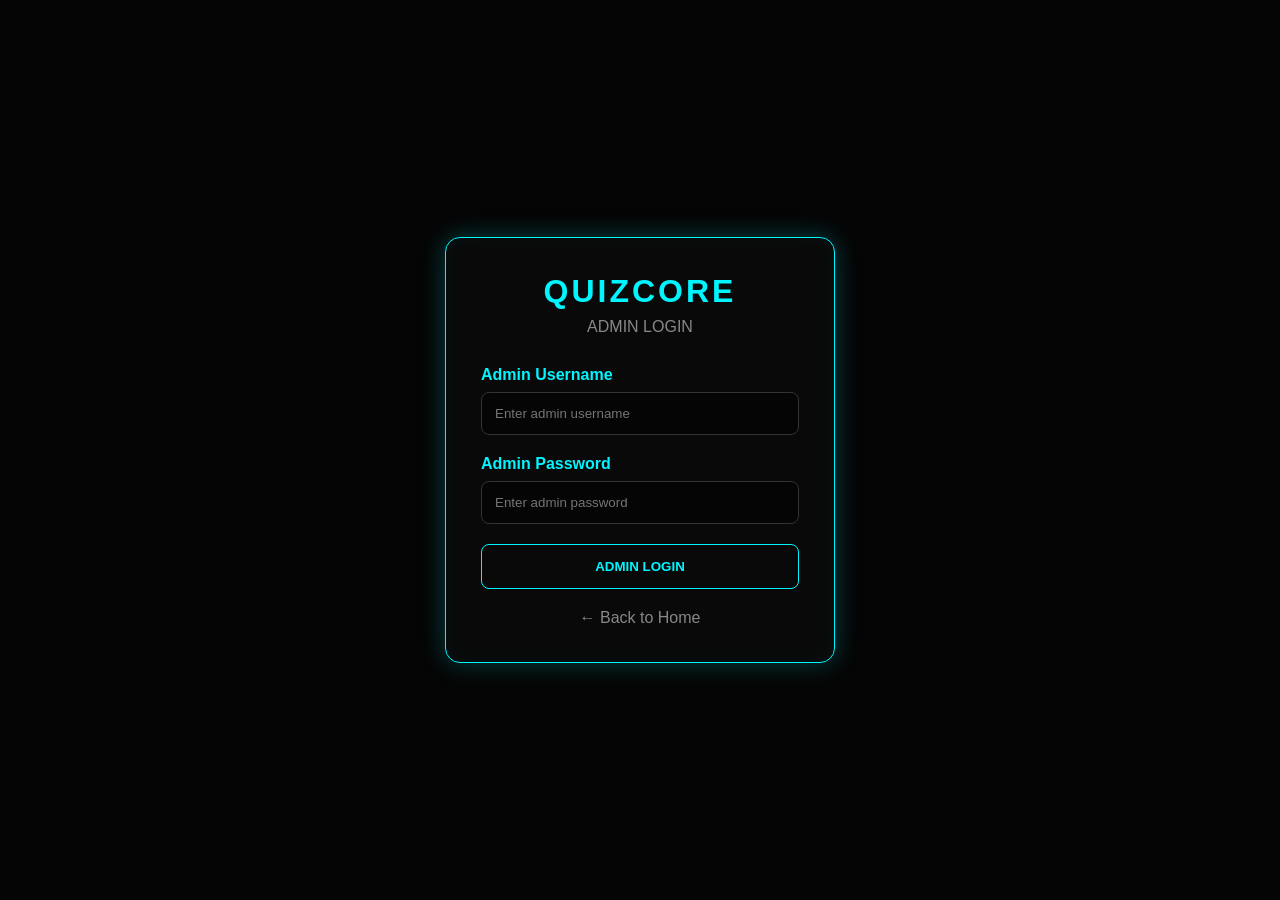
<file: admin-students.html>
<!DOCTYPE html>
<html lang="en">
<head>
    <meta charset="UTF-8">
    <meta name="viewport" content="width=device-width, initial-scale=1.0">

    <title>Students | QUIZCORE Admin</title>

    <link rel="stylesheet" href="style.css">

    <style>
        * {
            box-sizing: border-box;
        }

        body {
            margin: 0;
            min-height: 100vh;
            background:
                radial-gradient(
                    circle at top right,
                    rgba(0, 246, 255, 0.12),
                    transparent 30%
                ),
                #030606;

            color: white;
            font-family: Arial, sans-serif;
        }

        /* =========================
           LAYOUT
        ========================== */

        .dashboard {
            min-height: 100vh;
            display: flex;
        }

        /* =========================
           SIDEBAR
        ========================== */

        .sidebar {
            width: 250px;
            min-height: 100vh;

            position: fixed;
            left: 0;
            top: 0;

            background: #050909;
            border-right: 1px solid #00f6ff;

            box-shadow:
                0 0 20px rgba(0, 246, 255, 0.15);

            padding: 25px 15px;

            z-index: 100;
        }

        .logo {
            text-align: center;

            color: #00f6ff;
            font-size: 24px;
            font-weight: bold;

            letter-spacing: 4px;

            text-shadow:
                0 0 10px #00f6ff;

            margin-bottom: 40px;
        }

        .admin-label {
            text-align: center;

            color: #777;
            font-size: 12px;

            letter-spacing: 2px;

            margin-bottom: 20px;
        }

        .menu {
            display: flex;
            flex-direction: column;
            gap: 10px;
        }

        .menu a {
            text-decoration: none;

            color: #aaa;

            padding: 13px 15px;

            border: 1px solid transparent;
            border-radius: 7px;

            transition: 0.3s;
        }

        .menu a:hover,
        .menu a.active {
            color: #00f6ff;

            border-color: #00f6ff;

            background:
                rgba(0, 246, 255, 0.06);

            box-shadow:
                0 0 12px
                rgba(0, 246, 255, 0.2);
        }

        .logout {
            margin-top: 40px;

            width: 100%;

            padding: 12px;

            background: transparent;

            border: 1px solid #ff4d4d;

            color: #ff4d4d;

            border-radius: 7px;

            cursor: pointer;

            font-weight: bold;

            transition: 0.3s;
        }

        .logout:hover {
            background: #ff4d4d;

            color: #000;

            box-shadow:
                0 0 15px #ff4d4d;
        }

        /* =========================
           MAIN
        ========================== */

        .main {
            margin-left: 250px;

            width: calc(100% - 250px);

            padding: 30px;
        }

        .topbar {
            display: flex;

            justify-content: space-between;
            align-items: center;

            margin-bottom: 25px;

            padding-bottom: 20px;

            border-bottom: 1px solid #172525;
        }

        .topbar h1 {
            margin: 0;

            color: #00f6ff;

            font-size: 28px;

            text-shadow:
                0 0 10px
                rgba(0, 246, 255, 0.5);
        }

        .topbar p {
            margin: 6px 0 0;

            color: #777;
        }

        .admin-name {
            padding: 10px 16px;

            border: 1px solid #00f6ff;

            color: #00f6ff;

            border-radius: 7px;
        }

        /* =========================
           SEARCH / ACTION
        ========================== */

        .toolbar {
            display: flex;

            justify-content: space-between;
            align-items: center;

            gap: 15px;

            margin-bottom: 20px;
        }

        .search-box {
            flex: 1;

            max-width: 500px;
        }

        .search-box input {
            width: 100%;

            padding: 13px 15px;

            background: #080d0d;

            border: 1px solid #243333;

            border-radius: 8px;

            color: white;

            outline: none;

            font-size: 14px;
        }

        .search-box input:focus {
            border-color: #00f6ff;

            box-shadow:
                0 0 12px
                rgba(0, 246, 255, 0.2);
        }

        .add-btn {
            padding: 13px 20px;

            background: transparent;

            border: 1px solid #00f6ff;

            border-radius: 8px;

            color: #00f6ff;

            text-decoration: none;

            font-weight: bold;

            transition: 0.3s;
        }

        .add-btn:hover {
            background: #00f6ff;

            color: #000;

            box-shadow:
                0 0 15px #00f6ff;
        }

        /* =========================
           STUDENT COUNT
        ========================== */

        .student-count {
            margin-bottom: 15px;

            color: #888;

            font-size: 14px;
        }

        .student-count span {
            color: #00f6ff;

            font-weight: bold;
        }

        /* =========================
           TABLE
        ========================== */

        .table-container {
            width: 100%;

            overflow-x: auto;

            background: #080d0d;

            border: 1px solid #172525;

            border-radius: 12px;
        }

        table {
            width: 100%;

            min-width: 1100px;

            border-collapse: collapse;
        }

        th {
            background: #0c1717;

            color: #00f6ff;

            padding: 15px;

            text-align: left;

            font-size: 13px;

            white-space: nowrap;
        }

        td {
            padding: 14px 15px;

            border-top: 1px solid #172020;

            color: #ccc;

            font-size: 14px;
        }

        tr:hover td {
            background:
                rgba(0, 246, 255, 0.03);
        }

        /* =========================
           STATUS
        ========================== */

        .pass {
            color: #00ff88;

            font-weight: bold;
        }

        .fail {
            color: #ff4d4d;

            font-weight: bold;
        }

        .not-attended {
            color: #ffaa00;

            font-weight: bold;
        }

        .rank {
            color: #00f6ff;

            font-weight: bold;
        }

        /* =========================
           VIEW BUTTON
        ========================== */

        .view-btn {
            padding: 7px 12px;

            background: transparent;

            border: 1px solid #00f6ff;

            border-radius: 5px;

            color: #00f6ff;

            cursor: pointer;

            transition: 0.3s;
        }

        .view-btn:hover {
            background: #00f6ff;

            color: #000;
        }

        /* =========================
           EMPTY
        ========================== */

        .empty {
            text-align: center;

            padding: 40px;

            color: #666;
        }

        /* =========================
           MODAL
        ========================== */

        .modal {
            display: none;

            position: fixed;

            inset: 0;

            background:
                rgba(0, 0, 0, 0.8);

            justify-content: center;

            align-items: center;

            padding: 20px;

            z-index: 500;
        }

        .modal-box {
            width: 100%;

            max-width: 550px;

            background: #080d0d;

            border: 1px solid #00f6ff;

            border-radius: 12px;

            padding: 30px;

            box-shadow:
                0 0 30px
                rgba(0, 246, 255, 0.3);
        }

        .modal-title {
            display: flex;

            justify-content: space-between;

            align-items: center;

            margin-bottom: 25px;
        }

        .modal-title h2 {
            margin: 0;

            color: #00f6ff;
        }

        .close-btn {
            background: transparent;

            border: none;

            color: #ff4d4d;

            font-size: 25px;

            cursor: pointer;
        }

        .details {
            display: grid;

            grid-template-columns: 1fr 1fr;

            gap: 15px;
        }

        .detail {
            padding: 14px;

            background: #050909;

            border: 1px solid #172525;

            border-radius: 7px;
        }

        .detail label {
            display: block;

            color: #777;

            font-size: 12px;

            margin-bottom: 6px;
        }

        .detail span {
            color: #00f6ff;

            font-weight: bold;

            word-break: break-word;
        }

        /* =========================
           MOBILE
        ========================== */

        @media (max-width: 800px) {

            .sidebar {
                width: 100%;

                min-height: auto;

                position: relative;

                border-right: none;

                border-bottom: 1px solid #00f6ff;
            }

            .dashboard {
                display: block;
            }

            .main {
                margin-left: 0;

                width: 100%;

                padding: 20px 15px;
            }

            .menu {
                display: grid;

                grid-template-columns:
                    repeat(2, 1fr);
            }

            .logout {
                margin-top: 15px;
            }

            .toolbar {
                flex-direction: column;

                align-items: stretch;
            }

            .search-box {
                max-width: none;
            }

            .topbar {
                flex-direction: column;

                align-items: flex-start;

                gap: 15px;
            }

            .details {
                grid-template-columns: 1fr;
            }
        }
    </style>
</head>

<body>

<div class="dashboard">

    <!-- =========================
         SIDEBAR
    ========================== -->

    <aside class="sidebar">

        <div class="logo">
            QUIZCORE
        </div>

        <div class="admin-label">
            ADMIN PANEL
        </div>

        <nav class="menu">

            <a href="admin-dashboard.html">
                🏠 Dashboard
            </a>

            <a href="admin-students.html"
               class="active">
                👨‍🎓 Students
            </a>

            <a href="admin-quizzes.html">
                📝 Quizzes
            </a>

            <a href="admin-questions.html">
                ❓ Questions
            </a>

            <a href="admin-results.html">
                📊 Results
            </a>

            <a href="admin-schedule.html">
                📅 Schedule
            </a>

        </nav>

        <button
            class="logout"
            onclick="logout()">

            LOGOUT

        </button>

    </aside>


    <!-- =========================
         MAIN
    ========================== -->

    <main class="main">

        <!-- TOP BAR -->

        <div class="topbar">

            <div>

                <h1>
                    STUDENT MANAGEMENT
                </h1>

                <p>
                    View and manage registered students
                </p>

            </div>

            <div class="admin-name">
                👤 ADMIN
            </div>

        </div>


        <!-- TOOLBAR -->

        <div class="toolbar">

            <div class="search-box">

                <input
                    type="text"
                    id="searchInput"
                    placeholder="Search by name, roll number or email..."
                    onkeyup="searchStudents()">

            </div>

            <a
                href="register.html"
                class="add-btn">

                + ADD STUDENT

            </a>

        </div>


        <!-- COUNT -->

        <div class="student-count">

            Total Students:
            <span id="studentCount">0</span>

        </div>


        <!-- STUDENT TABLE -->

        <div class="table-container">

            <table>

                <thead>

                    <tr>

                        <th>#</th>

                        <th>STUDENT NAME</th>

                        <th>ROLL NO.</th>

                        <th>EMAIL</th>

                        <th>COURSE</th>

                        <th>BRANCH</th>

                        <th>QUIZ</th>

                        <th>SCORE</th>

                        <th>PERCENTAGE</th>

                        <th>RANK</th>

                        <th>STATUS</th>

                        <th>ACTION</th>

                    </tr>

                </thead>

                <tbody id="studentTable">

                    <!-- Javascript will load students -->

                </tbody>

            </table>

        </div>

    </main>

</div>


<!-- =========================
     STUDENT DETAILS MODAL
========================== -->

<div
    class="modal"
    id="studentModal">

    <div class="modal-box">

        <div class="modal-title">

            <h2>
                STUDENT DETAILS
            </h2>

            <button
                class="close-btn"
                onclick="closeModal()">

                ×

            </button>

        </div>


        <div class="details">

            <div class="detail">

                <label>
                    STUDENT NAME
                </label>

                <span id="detailName">
                    --
                </span>

            </div>


            <div class="detail">

                <label>
                    ROLL NUMBER
                </label>

                <span id="detailRoll">
                    --
                </span>

            </div>


            <div class="detail">

                <label>
                    EMAIL
                </label>

                <span id="detailEmail">
                    --
                </span>

            </div>


            <div class="detail">

                <label>
                    BRANCH
                </label>

                <span id="detailBranch">
                    --
                </span>

            </div>


            <div class="detail">

                <label>
                    COURSE
                </label>

                <span id="detailCourse">
                    --
                </span>

            </div>


            <div class="detail">

                <label>
                    SUBJECT
                </label>

                <span id="detailSubject">
                    --
                </span>

            </div>


            <div class="detail">

                <label>
                    SECTION
                </label>

                <span id="detailSection">
                    --
                </span>

            </div>


            <div class="detail">

                <label>
                    QUIZ SET
                </label>

                <span id="detailQuiz">
                    --
                </span>

            </div>


            <div class="detail">

                <label>
                    REGISTERED DATE
                </label>

                <span id="detailDate">
                    --
                </span>

            </div>

        </div>

    </div>

</div>


<script>

    /* =========================
       ADMIN LOGIN CHECK
    ========================== */

    const adminLoggedIn =
        localStorage.getItem("adminLoggedIn");

    if (adminLoggedIn !== "true") {

        window.location.href =
            "admin-login.html";

    }


    /* =========================
       LOAD STUDENTS
    ========================== */

    let students = [];

    function loadStudents() {

        /*
            Registration page currently
            stores one student as quizStudent.

            This code also supports an
            "students" array when you later
            connect the backend.
        */

        const savedStudents =
            JSON.parse(
                localStorage.getItem("students") || "[]"
            );


        const currentStudent =
            JSON.parse(
                localStorage.getItem("quizStudent") || "null"
            );


        students = savedStudents;


        /*
            If quizStudent exists and is not
            already inside students, add it
            for frontend demo.
        */

        if (currentStudent) {

            const exists =
                students.some(function(student) {

                    return student.email ===
                        currentStudent.email;

                });


            if (!exists) {

                students.push(currentStudent);

            }

        }


        displayStudents(students);

    }


    /* =========================
       DISPLAY STUDENTS
    ========================== */

    function displayStudents(list) {

        const table =
            document.getElementById(
                "studentTable"
            );


        const count =
            document.getElementById(
                "studentCount"
            );


        count.textContent =
            list.length;


        table.innerHTML = "";


        if (list.length === 0) {

            table.innerHTML = `

                <tr>

                    <td
                        colspan="12"
                        class="empty">

                        No registered students found.

                    </td>

                </tr>

            `;

            return;

        }


        list.forEach(function(student, index) {

            const result =
                findStudentResult(student);


            let score = "--";
            let percentage = "--";
            let rank = "--";
            let status = "NOT ATTENDED";
            let statusClass = "not-attended";


            if (result) {

                score =
                    result.score ||
                    (
                        (result.correct || 0)
                        + " / "
                        + (result.total || 0)
                    );


                percentage =
                    Number(
                        result.percentage || 0
                    ).toFixed(2) + "%";


                rank =
                    result.rank || "--";


                if (
                    Number(result.percentage || 0)
                    >= 40
                ) {

                    status = "PASS";

                    statusClass = "pass";

                } else {

                    status = "FAIL";

                    statusClass = "fail";

                }

            }


            const row =
                document.createElement("tr");


            row.innerHTML = `

                <td>
                    ${index + 1}
                </td>

                <td>
                    ${student.name || "--"}
                </td>

                <td>
                    ${student.rollNo || "--"}
                </td>

                <td>
                    ${student.email || "--"}
                </td>

                <td>
                    ${student.course || "--"}
                </td>

                <td>
                    ${student.branch || "--"}
                </td>

                <td>
                    ${student.quizSet || "--"}
                </td>

                <td>
                    ${score}
                </td>

                <td>
                    ${percentage}
                </td>

                <td class="rank">
                    ${rank}
                </td>

                <td class="${statusClass}">
                    ${status}
                </td>

                <td>

                    <button
                        class="view-btn"
                        onclick="viewStudent(${index})">

                        VIEW

                    </button>

                </td>

            `;


            table.appendChild(row);

        });

    }


    /* =========================
       FIND RESULT
    ========================== */

    function findStudentResult(student) {

        const results =
            JSON.parse(
                localStorage.getItem("allResults") || "[]"
            );


        /*
            Match by email or roll number.
        */

        return results.find(function(result) {

            return (
                result.email === student.email
                ||
                result.rollNo === student.rollNo
            );

        }) || null;

    }


    /* =========================
       SEARCH STUDENTS
    ========================== */

    function searchStudents() {

        const search =
            document.getElementById(
                "searchInput"
            ).value
            .toLowerCase()
            .trim();


        if (!search) {

            displayStudents(students);

            return;

        }


        const filtered =
            students.filter(function(student) {

                return (

                    (student.name || "")
                        .toLowerCase()
                        .includes(search)

                    ||

                    (student.rollNo || "")
                        .toLowerCase()
                        .includes(search)

                    ||

                    (student.email || "")
                        .toLowerCase()
                        .includes(search)

                );

            });


        displayStudents(filtered);

    }


    /* =========================
       VIEW STUDENT
    ========================== */

    function viewStudent(index) {

        const student =
            students[index];


        if (!student) {
            return;
        }


        document.getElementById(
            "detailName"
        ).textContent =
            student.name || "--";


        document.getElementById(
            "detailRoll"
        ).textContent =
            student.rollNo || "--";


        document.getElementById(
            "detailEmail"
        ).textContent =
            student.email || "--";


        document.getElementById(
            "detailBranch"
        ).textContent =
            student.branch || "--";


        document.getElementById(
            "detailCourse"
        ).textContent =
            student.course || "--";


        document.getElementById(
            "detailSubject"
        ).textContent =
            student.subject || "--";


        document.getElementById(
            "detailSection"
        ).textContent =
            student.section || "--";


        document.getElementById(
            "detailQuiz"
        ).textContent =
            student.quizSet || "--";


        document.getElementById(
            "detailDate"
        ).textContent =
            student.registeredAt
            ? new Date(
                student.registeredAt
            ).toLocaleString("en-IN")
            : "--";


        document.getElementById(
            "studentModal"
        ).style.display =
            "flex";

    }


    /* =========================
       CLOSE MODAL
    ========================== */

    function closeModal() {

        document.getElementById(
            "studentModal"
        ).style.display =
            "none";

    }


    /* =========================
       LOGOUT
    ========================== */

    function logout() {

        localStorage.removeItem(
            "adminLoggedIn"
        );

        window.location.href =
            "admin-login.html";

    }


    /* =========================
       INITIALIZE
    ========================== */

    loadStudents();


    /* =========================
       CLOSE MODAL OUTSIDE
    ========================== */

    window.onclick =
        function(event) {

            const modal =
                document.getElementById(
                    "studentModal"
                );


            if (event.target === modal) {

                closeModal();

            }

        };

</script>

</body>
</html>
</file>
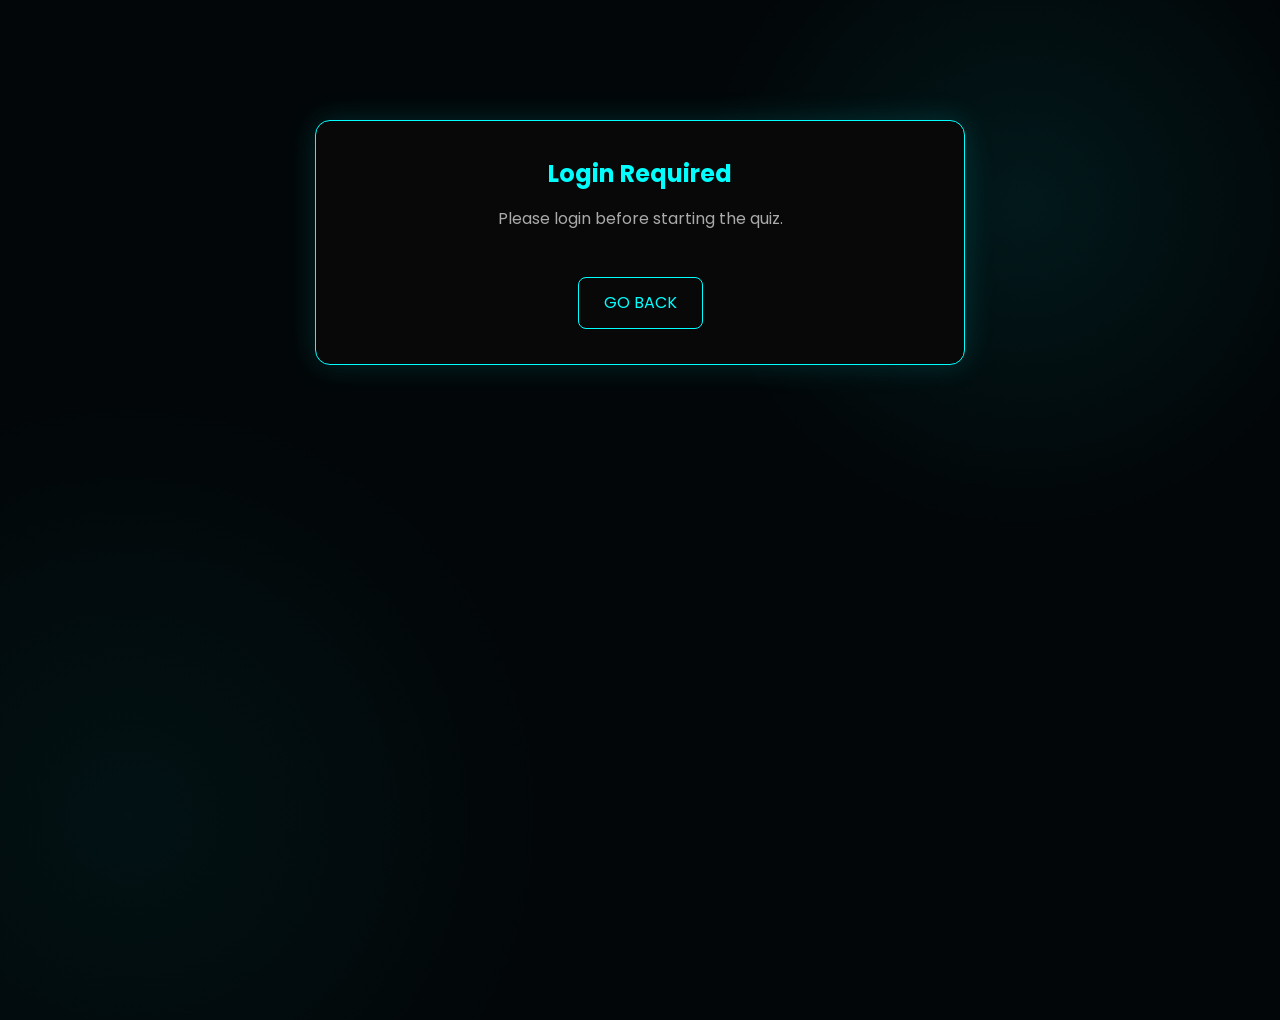
<file: login.html>
<!DOCTYPE html>
<html lang="en">
<head>
    <meta charset="UTF-8">
    <meta name="viewport" content="width=device-width, initial-scale=1.0">

    <title>Online Quiz | QUIZCORE</title>

    <link rel="stylesheet" href="style.css">

    <style>
        /* ================================
           QUIZ PAGE
        ================================ */

        .quiz-page {
            min-height: 100vh;
            padding: 100px 20px 40px;
        }

        .quiz-wrapper {
            max-width: 1000px;
            margin: auto;
        }

        .quiz-header {
            display: flex;
            justify-content: space-between;
            align-items: center;
            gap: 20px;
            margin-bottom: 25px;
            padding: 20px;
            border: 1px solid #00ffff;
            border-radius: 12px;
            background: rgba(0, 255, 255, 0.03);
            box-shadow: 0 0 20px rgba(0, 255, 255, 0.12);
        }

        .quiz-title h1 {
            margin: 0 0 6px;
            color: #00ffff;
            font-size: 25px;
        }

        .quiz-title p {
            margin: 4px 0;
            color: #aaa;
        }

        .student-name {
            color: white;
            font-weight: bold;
        }

        .timer-box {
            min-width: 130px;
            text-align: center;
            padding: 14px 20px;
            border: 1px solid #00ffff;
            border-radius: 10px;
            color: #00ffff;
            font-size: 22px;
            font-weight: bold;
            box-shadow: 0 0 15px rgba(0, 255, 255, 0.25);
        }

        .timer-warning {
            color: #ff4444 !important;
            border-color: #ff4444 !important;
        }

        .progress-container {
            margin-bottom: 20px;
        }

        .progress-info {
            display: flex;
            justify-content: space-between;
            margin-bottom: 8px;
            color: #aaa;
        }

        .progress-bar-bg {
            width: 100%;
            height: 8px;
            background: #222;
            border-radius: 10px;
            overflow: hidden;
        }

        #progress-bar {
            width: 0%;
            height: 100%;
            background: #00ffff;
            box-shadow: 0 0 12px #00ffff;
            transition: width 0.3s ease;
        }

        .question-card {
            padding: 30px;
            background: #080808;
            border: 1px solid rgba(0, 255, 255, 0.5);
            border-radius: 15px;
            box-shadow: 0 0 25px rgba(0, 255, 255, 0.1);
        }

        .question-number {
            color: #00ffff;
            font-size: 16px;
            margin-bottom: 15px;
        }

        #question {
            color: white;
            font-size: 22px;
            line-height: 1.5;
            margin-bottom: 25px;
        }

        .options {
            display: grid;
            gap: 15px;
        }

        .option {
            width: 100%;
            padding: 16px 18px;
            text-align: left;
            border: 1px solid #333;
            border-radius: 10px;
            background: #111;
            color: white;
            cursor: pointer;
            transition: 0.25s;
            font-size: 16px;
        }

        .option:hover {
            border-color: #00ffff;
            box-shadow: 0 0 12px rgba(0, 255, 255, 0.2);
        }

        .option.selected {
            border-color: #00ffff;
            background: rgba(0, 255, 255, 0.12);
            color: #00ffff;
            box-shadow: 0 0 15px rgba(0, 255, 255, 0.25);
        }

        .option-label {
            display: inline-flex;
            align-items: center;
            justify-content: center;
            width: 30px;
            height: 30px;
            margin-right: 10px;
            border: 1px solid #00ffff;
            border-radius: 50%;
            color: #00ffff;
        }

        .quiz-controls {
            display: flex;
            justify-content: space-between;
            gap: 15px;
            margin-top: 25px;
        }

        .quiz-btn {
            padding: 12px 25px;
            border: 1px solid #00ffff;
            border-radius: 8px;
            background: transparent;
            color: #00ffff;
            cursor: pointer;
            font-weight: bold;
            transition: 0.25s;
        }

        .quiz-btn:hover {
            background: #00ffff;
            color: #000;
            box-shadow: 0 0 18px #00ffff;
        }

        .submit-btn {
            border-color: #00ff88;
            color: #00ff88;
        }

        .submit-btn:hover {
            background: #00ff88;
            color: #000;
            box-shadow: 0 0 18px #00ff88;
        }

        .question-navigator {
            margin-top: 25px;
            padding: 20px;
            border: 1px solid #222;
            border-radius: 12px;
            background: #080808;
        }

        .navigator-title {
            color: #00ffff;
            margin-bottom: 15px;
        }

        .nav-buttons {
            display: flex;
            flex-wrap: wrap;
            gap: 8px;
        }

        .question-nav {
            width: 38px;
            height: 38px;
            border: 1px solid #333;
            border-radius: 7px;
            background: #111;
            color: white;
            cursor: pointer;
        }

        .question-nav:hover {
            border-color: #00ffff;
        }

        .question-nav.active {
            border-color: #00ffff;
            color: #00ffff;
            box-shadow: 0 0 10px rgba(0, 255, 255, 0.3);
        }

        .question-nav.answered {
            background: rgba(0, 255, 255, 0.15);
            border-color: #00ffff;
        }

        /* Loading / error screen */

        .message-box {
            max-width: 650px;
            margin: 120px auto;
            padding: 35px;
            text-align: center;
            border: 1px solid #00ffff;
            border-radius: 15px;
            background: #080808;
            box-shadow: 0 0 30px rgba(0, 255, 255, 0.15);
        }

        .message-box h2 {
            color: #00ffff;
            margin-bottom: 15px;
        }

        .message-box p {
            color: #aaa;
            line-height: 1.6;
        }

        .message-box a {
            display: inline-block;
            margin-top: 20px;
            padding: 12px 25px;
            border: 1px solid #00ffff;
            border-radius: 8px;
            color: #00ffff;
            text-decoration: none;
        }

        .message-box a:hover {
            background: #00ffff;
            color: #000;
        }

        @media (max-width: 700px) {
            .quiz-page {
                padding: 80px 12px 30px;
            }

            .quiz-header {
                flex-direction: column;
                align-items: stretch;
            }

            .timer-box {
                width: auto;
            }

            .question-card {
                padding: 20px;
            }

            #question {
                font-size: 18px;
            }

            .quiz-controls {
                flex-wrap: wrap;
            }

            .quiz-btn {
                flex: 1;
                min-width: 100px;
            }
        }
    </style>
</head>

<body>

<div id="message-screen" class="message-box">
    <h2 id="message-title">Checking Quiz...</h2>
    <p id="message-text">Please wait...</p>
</div>


<div id="quiz-page" class="quiz-page" style="display:none;">

    <div class="quiz-wrapper">

        <!-- QUIZ HEADER -->
        <div class="quiz-header">

            <div class="quiz-title">
                <h1 id="quiz-name">ONLINE QUIZ</h1>

                <p>
                    Student:
                    <span id="student-name" class="student-name">---</span>
                </p>

                <p>
                    Subject:
                    <span id="subject-name">---</span>
                </p>
            </div>

            <div id="timer" class="timer-box">
                00:00
            </div>

        </div>


        <!-- PROGRESS -->
        <div class="progress-container">

            <div class="progress-info">

                <span>
                    Question
                    <span id="question-number">1</span>
                    /
                    <span id="total-questions">0</span>
                </span>

                <span id="answered-count">
                    Answered: 0
                </span>

            </div>

            <div class="progress-bar-bg">
                <div id="progress-bar"></div>
            </div>

        </div>


        <!-- QUESTION -->
        <div class="question-card">

            <div class="question-number">
                Question <span id="current-question">1</span>
            </div>

            <div id="question">
                Loading question...
            </div>

            <div id="options" class="options"></div>


            <!-- CONTROLS -->
            <div class="quiz-controls">

                <button
                    id="prev-btn"
                    class="quiz-btn"
                    onclick="previousQuestion()"
                >
                    ← Previous
                </button>

                <button
                    id="next-btn"
                    class="quiz-btn"
                    onclick="nextQuestion()"
                >
                    Next →
                </button>

                <button
                    id="submit-btn"
                    class="quiz-btn submit-btn"
                    onclick="submitQuiz()"
                >
                    Submit Quiz
                </button>

            </div>

        </div>


        <!-- QUESTION NAVIGATOR -->
        <div class="question-navigator">

            <div class="navigator-title">
                Question Navigator
            </div>

            <div
                id="question-navigator"
                class="nav-buttons"
            ></div>

        </div>

    </div>

</div>


<script>

    /* ==================================================
       GLOBAL VARIABLES
    ================================================== */

    let student = null;
    let selectedQuiz = null;
    let selectedSchedule = null;

    let questions = [];
    let currentQuestionIndex = 0;

    let userAnswers = [];

    let timerInterval = null;
    let remainingSeconds = 0;

    let quizStarted = false;
    let startTime = null;

    /* Anti-cheating variables (Set limit to 2 warnings) */
    let warningCount = 0;
    const maxWarnings = 2;


    /* ==================================================
       ANTI-CHEATING & QUIZ SECURITY FEATURES
    ================================================== */

    function requestFullScreen() {
        const elem = document.documentElement;
        if (elem.requestFullscreen) {
            elem.requestFullscreen().catch(err => {
                console.log("Full-screen request blocked or failed:", err);
            });
        }
    }

    // Detect Tab Switching / Focus Loss
    window.addEventListener("blur", function () {
        if (quizStarted) {
            warningCount++;
            if (warningCount >= maxWarnings) {
                alert("⚠️ Final Warning: Aapne 2 baar tab switch kiya hai! Aapka quiz automatically submit ho raha hai.");
                submitQuiz(true);
            } else {
                alert(`⚠️ Cheating Warning (${warningCount}/${maxWarnings}): Kripya dusre tab ya window par na jayein! Agli baar tab switch karne par quiz submit ho jayegi.`);
            }
        }
    });

    // Detect Fullscreen Exit
    document.addEventListener("fullscreenchange", function () {
        if (!document.fullscreenElement && quizStarted) {
            alert("⚠️ Warning: Aapne full-screen mode exit kar diya hai! Kripya dobara full-screen mode enable karein.");
            requestFullScreen();
        }
    });

    // Disable Right-Click and Copy-Paste
    document.addEventListener("contextmenu", function (e) {
        e.preventDefault();
        alert("Right-click is disabled during the quiz.");
    });

    document.addEventListener("copy", function (e) {
        e.preventDefault();
        alert("Copying questions is strictly prohibited.");
    });


    /* ==================================================
       PAGE LOAD
    ================================================== */

    document.addEventListener("DOMContentLoaded", function () {
        checkLogin();
    });


    /* ==================================================
       LOGIN CHECK
    ================================================== */

    function checkLogin() {
        const loggedIn = localStorage.getItem("quizLoggedIn");

        if (loggedIn !== "true") {
            showMessage(
                "Login Required",
                "Please login before starting the quiz.",
                "login.html"
            );
            return;
        }

        student = JSON.parse(localStorage.getItem("quizStudent"));

        if (!student) {
            showMessage(
                "Student Data Missing",
                "Please register/login again.",
                "register.html"
            );
            return;
        }

        loadQuiz();
    }


    /* ==================================================
       LOAD QUIZ
    ================================================== */

    function loadQuiz() {
        const quizzes = JSON.parse(localStorage.getItem("quizzes") || "[]");

        selectedQuiz = quizzes.find(function (quiz) {
            return quiz.name === student.quizSet;
        });

        if (!selectedQuiz && student.quizSet) {
            selectedQuiz = quizzes.find(function (quiz) {
                return quiz.name === "Set " + student.quizSet;
            });
        }

        if (!selectedQuiz) {
            const activeQuizzes = quizzes.filter(function (quiz) {
                return quiz.active === true;
            });

            if (activeQuizzes.length === 1) {
                selectedQuiz = activeQuizzes[0];
            }
        }

        if (!selectedQuiz) {
            showMessage(
                "Quiz Not Configured",
                "No valid active quiz was found for your account. Please contact the administrator.",
                "index.html"
            );
            return;
        }

        if (selectedQuiz.active !== true) {
            showMessage(
                "Quiz Inactive",
                "This quiz is currently inactive. Please contact the administrator.",
                "index.html"
            );
            return;
        }

        checkSchedule();
    }


    /* ==================================================
       SCHEDULE CHECK
    ================================================== */

    function checkSchedule() {
        const schedules = JSON.parse(localStorage.getItem("quizSchedules") || "[]");
        const now = new Date();

        selectedSchedule = schedules.find(function (schedule) {
            return schedule.quizName === selectedQuiz.name && schedule.active === true;
        });

        if (!selectedSchedule) {
            showMessage(
                "Quiz Not Scheduled",
                "This quiz has not been scheduled by the administrator yet.",
                "index.html"
            );
            return;
        }

        const start = new Date(selectedSchedule.startDate);
        const end = new Date(selectedSchedule.endDate);

        if (now < start) {
            showMessage(
                "Quiz Not Started",
                "The quiz will be available from " + formatDateTime(start) + ".",
                "index.html"
            );
            return;
        }

        if (now > end) {
            showMessage(
                "Quiz Expired",
                "The scheduled quiz time has ended.",
                "index.html"
            );
            return;
        }

        loadQuestions();
    }


    /* ==================================================
       LOAD QUESTIONS
    ================================================== */

    function loadQuestions() {
        const allQuestions = JSON.parse(localStorage.getItem("questions") || "[]");

        const quizQuestions = allQuestions.filter(function (q) {
            return q.quizName === selectedQuiz.name;
        });

        if (quizQuestions.length === 0) {
            showMessage(
                "Questions Not Available",
                "No questions have been added to this quiz yet.",
                "index.html"
            );
            return;
        }

        const easy = quizQuestions.filter(function (q) {
            return String(q.difficulty).toLowerCase() === "easy";
        });

        const medium = quizQuestions.filter(function (q) {
            return String(q.difficulty).toLowerCase() === "medium";
        });

        const hard = quizQuestions.filter(function (q) {
            return String(q.difficulty).toLowerCase() === "hard";
        });

        const easyCount = Number(selectedQuiz.easyQuestions) || Math.floor(Number(selectedQuiz.totalQuestions) / 3);
        const mediumCount = Number(selectedQuiz.mediumQuestions) || Math.floor(Number(selectedQuiz.totalQuestions) / 3);
        const hardCount = Number(selectedQuiz.hardQuestions) || Math.floor(Number(selectedQuiz.totalQuestions) / 3);

        if (
            easy.length < easyCount ||
            medium.length < mediumCount ||
            hard.length < hardCount
        ) {
            showMessage(
                "Questions Incomplete",
                "The administrator has not added enough questions for this quiz.",
                "index.html"
            );
            return;
        }

        shuffleArray(easy);
        shuffleArray(medium);
        shuffleArray(hard);

        questions = [
            ...easy.slice(0, easyCount),
            ...medium.slice(0, mediumCount),
            ...hard.slice(0, hardCount)
        ];

        const totalQuestions = Number(selectedQuiz.totalQuestions);

        if (questions.length !== totalQuestions) {
            showMessage(
                "Quiz Configuration Error",
                "The number of available questions does not match the quiz configuration.",
                "index.html"
            );
            return;
        }

        userAnswers = new Array(questions.length).fill(null);

        initializeQuiz();
    }


    /* ==================================================
       INITIALIZE QUIZ
    ================================================== */

    function initializeQuiz() {
        document.getElementById("message-screen").style.display = "none";
        document.getElementById("quiz-page").style.display = "block";

        document.getElementById("quiz-name").textContent = selectedQuiz.name;
        document.getElementById("student-name").textContent = student.name || "---";
        document.getElementById("subject-name").textContent =
            selectedQuiz.subject || student.subject || "---";

        document.getElementById("total-questions").textContent = questions.length;

        const duration =
            Number(selectedSchedule.duration) ||
            Number(selectedQuiz.duration) ||
            30;

        remainingSeconds = duration * 60;
        startTime = new Date();
        quizStarted = true;

        // Trigger Full Screen & Security
        requestFullScreen();

        createQuestionNavigator();
        showQuestion();
        startTimer();
    }


    /* ==================================================
       SHOW QUESTION
    ================================================== */

    function showQuestion() {
        if (!questions.length) return;

        const q = questions[currentQuestionIndex];

        document.getElementById("question-number").textContent = currentQuestionIndex + 1;
        document.getElementById("current-question").textContent = currentQuestionIndex + 1;
        document.getElementById("question").textContent = q.question;

        const optionsContainer = document.getElementById("options");
        optionsContainer.innerHTML = "";

        const optionKeys = ["A", "B", "C", "D"];

        optionKeys.forEach(function (key) {
            const optionButton = document.createElement("button");
            optionButton.className = "option";

            if (userAnswers[currentQuestionIndex] === key) {
                optionButton.classList.add("selected");
            }

            const label = document.createElement("span");
            label.className = "option-label";
            label.textContent = key;

            const text = document.createTextNode(q.options[key] || "");

            optionButton.appendChild(label);
            optionButton.appendChild(text);

            optionButton.onclick = function () {
                selectAnswer(key);
            };

            optionsContainer.appendChild(optionButton);
        });

        updateProgress();
        updateQuestionNavigator();
        updateButtons();
    }


    /* ==================================================
       SELECT ANSWER
    ================================================== */

    function selectAnswer(answer) {
        userAnswers[currentQuestionIndex] = answer;
        showQuestion();
    }


    /* ==================================================
       NEXT QUESTION
    ================================================== */

    function nextQuestion() {
        if (currentQuestionIndex < questions.length - 1) {
            currentQuestionIndex++;
            showQuestion();
        }
    }


    /* ==================================================
       PREVIOUS QUESTION
    ================================================== */

    function previousQuestion() {
        if (currentQuestionIndex > 0) {
            currentQuestionIndex--;
            showQuestion();
        }
    }


    /* ==================================================
       QUESTION NAVIGATOR
    ================================================== */

    function createQuestionNavigator() {
        const container = document.getElementById("question-navigator");
        container.innerHTML = "";

        questions.forEach(function (_, index) {
            const button = document.createElement("button");
            button.className = "question-nav";
            button.textContent = index + 1;

            button.onclick = function () {
                currentQuestionIndex = index;
                showQuestion();
            };

            container.appendChild(button);
        });
    }

    function updateQuestionNavigator() {
        const buttons = document.querySelectorAll(".question-nav");

        buttons.forEach(function (button, index) {
            button.classList.remove("active", "answered");

            if (index === currentQuestionIndex) {
                button.classList.add("active");
            }

            if (userAnswers[index] !== null) {
                button.classList.add("answered");
            }
        });
    }


    /* ==================================================
       PROGRESS
    ================================================== */

    function updateProgress() {
        const answered = userAnswers.filter(function (answer) {
            return answer !== null;
        }).length;

        document.getElementById("answered-count").textContent = "Answered: " + answered;

        const percentage = ((currentQuestionIndex + 1) / questions.length) * 100;
        document.getElementById("progress-bar").style.width = percentage + "%";
    }


    /* ==================================================
       BUTTONS
    ================================================== */

    function updateButtons() {
        const previous = document.getElementById("prev-btn");
        const next = document.getElementById("next-btn");
        const submit = document.getElementById("submit-btn");

        previous.disabled = currentQuestionIndex === 0;

        if (currentQuestionIndex === questions.length - 1) {
            next.style.display = "none";
        } else {
            next.style.display = "inline-block";
        }

        submit.style.display = "inline-block";
    }


    /* ==================================================
       TIMER
    ================================================== */

    function startTimer() {
        updateTimerDisplay();

        timerInterval = setInterval(function () {
            remainingSeconds--;
            updateTimerDisplay();

            if (remainingSeconds <= 0) {
                clearInterval(timerInterval);
                alert("Time is over. Your quiz will be submitted automatically.");
                submitQuiz(true);
            }
        }, 1000);
    }

    function updateTimerDisplay() {
        const timer = document.getElementById("timer");
        const minutes = Math.floor(remainingSeconds / 60);
        const seconds = remainingSeconds % 60;

        timer.textContent =
            String(minutes).padStart(2, "0") +
            ":" +
            String(seconds).padStart(2, "0");

        if (remainingSeconds <= 60) {
            timer.classList.add("timer-warning");
        } else {
            timer.classList.remove("timer-warning");
        }
    }


    /* ==================================================
       SUBMIT QUIZ
    ================================================== */

    function submitQuiz(autoSubmit = false) {
        if (!quizStarted) return;

        if (!autoSubmit) {
            const confirmSubmit = confirm("Are you sure you want to submit the quiz?");
            if (!confirmSubmit) {
                return;
            }
        }

        quizStarted = false;

        if (timerInterval) {
            clearInterval(timerInterval);
        }

        let correct = 0;

        questions.forEach(function (q, index) {
            if (userAnswers[index] === q.correctAnswer) {
                correct++;
            }
        });

        const totalQuestions = questions.length;
        const marksPerQuestion = Number(selectedQuiz.marks) || 1;
        const totalMarks = totalQuestions * marksPerQuestion;
        const score = correct * marksPerQuestion;
        const wrong = totalQuestions - correct;
        const percentage = totalMarks > 0 ? (score / totalMarks) * 100 : 0;

        const status = percentage >= 40 ? "PASS" : "FAIL";
        const submitTime = new Date();

        const result = {
            studentName: student.name || "",
            rollNo: student.rollNo || "",
            email: student.email || "",
            branch: student.branch || "",
            course: student.course || "",
            subject: selectedQuiz.subject || student.subject || "",
            section: student.section || "",

            quizName: selectedQuiz.name || "Quiz",

            totalQuestions: totalQuestions,
            totalMarks: totalMarks,

            correct: correct,
            wrong: wrong,

            score: score,

            percentage: Number(percentage.toFixed(2)),

            status: status,

            attemptDate: submitTime.toLocaleDateString(),

            startTime: startTime ? startTime.toLocaleString() : "",
            submitTime: submitTime.toLocaleString()
        };

        try {
            localStorage.setItem("quizResult", JSON.stringify(result));

            let allResults = JSON.parse(localStorage.getItem("allResults") || "[]");

            allResults = allResults.filter(function (item) {
                return !(
                    item.email === result.email &&
                    item.quizName === result.quizName
                );
            });

            allResults.push(result);

            localStorage.setItem("allResults", JSON.stringify(allResults));

            const savedResult = localStorage.getItem("quizResult");

            if (!savedResult) {
                throw new Error("Result was not saved.");
            }

            window.location.href = "result.html";

        } catch (error) {
            console.error("Result Save Error:", error);
            alert("Result save nahi ho pa raha.\nPlease run the project using Live Server.");
            quizStarted = true;
        }
    }


    /* ==================================================
       MESSAGE
    ================================================== */

    function showMessage(title, message, link) {
        document.getElementById("quiz-page").style.display = "none";
        document.getElementById("message-screen").style.display = "block";

        document.getElementById("message-title").textContent = title;
        document.getElementById("message-text").innerHTML =
            message +
            "<br><br>" +
            '<a href="' + link + '">GO BACK</a>';
    }


    /* ==================================================
       UTILITIES
    ================================================== */

    function shuffleArray(array) {
        for (let i = array.length - 1; i > 0; i--) {
            const j = Math.floor(Math.random() * (i + 1));
            [array[i], array[j]] = [array[j], array[i]];
        }
    }

    function formatDateTime(date) {
        return date.toLocaleString("en-IN", {
            dateStyle: "medium",
            timeStyle: "short"
        });
    }


    /* ==================================================
       PREVENT ACCIDENTAL PAGE LEAVE
    ================================================== */

    window.addEventListener("beforeunload", function (event) {
        if (quizStarted) {
            event.preventDefault();
            event.returnValue = "";
        }
    });

</script>

</body>
</html>
</file>
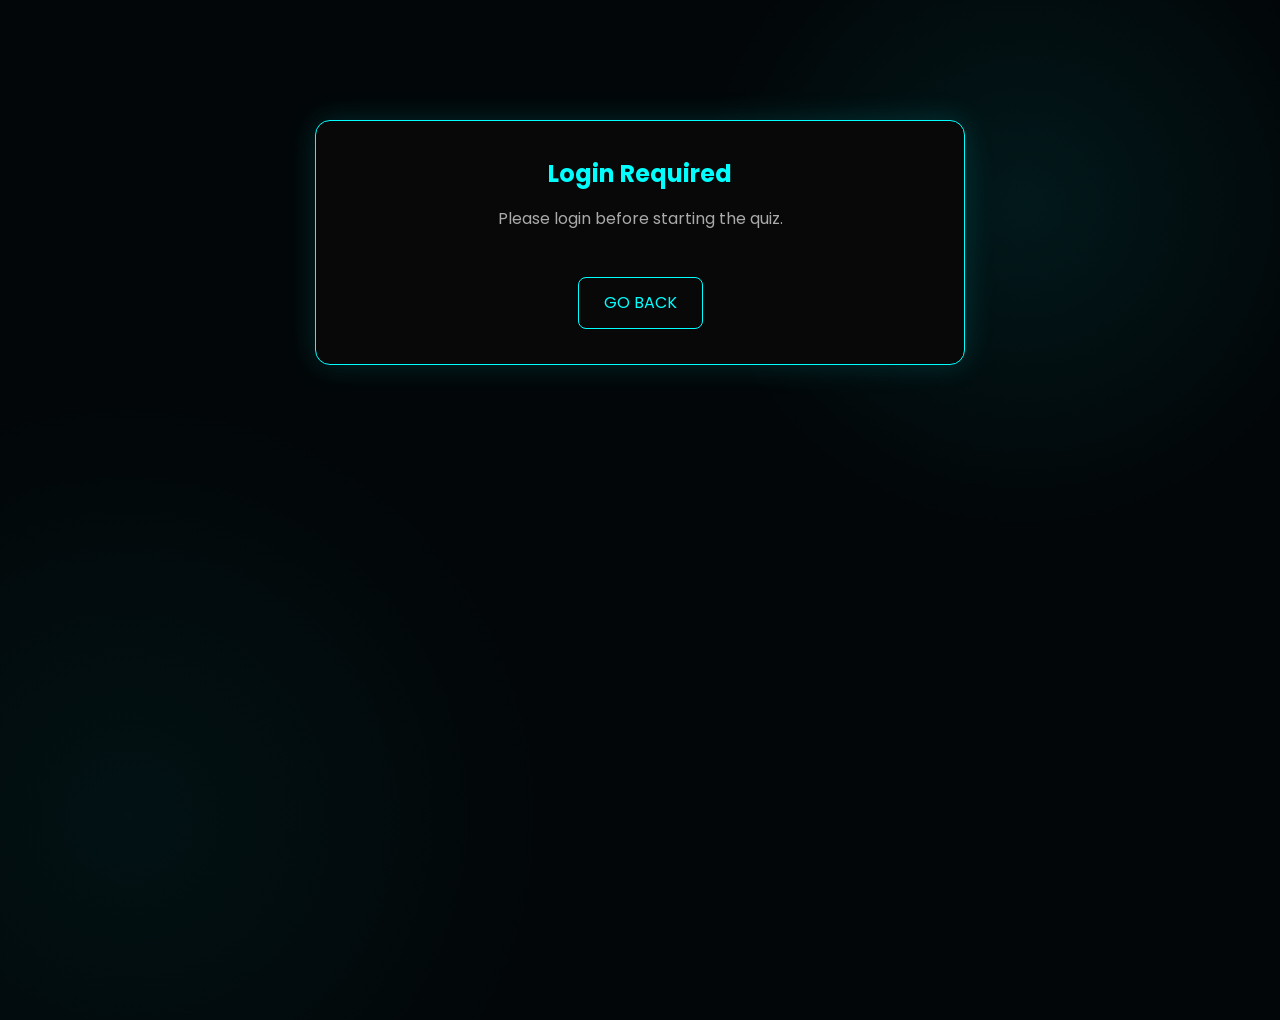
<file: quiz.html>
<!DOCTYPE html>
<html lang="en">
<head>
    <meta charset="UTF-8">
    <meta name="viewport" content="width=device-width, initial-scale=1.0">

    <title>Online Quiz | QUIZCORE</title>

    <link rel="stylesheet" href="style.css">

    <style>
        /* ================================
           QUIZ PAGE
        ================================ */

        .quiz-page {
            min-height: 100vh;
            padding: 100px 20px 40px;
        }

        .quiz-wrapper {
            max-width: 1000px;
            margin: auto;
        }

        .quiz-header {
            display: flex;
            justify-content: space-between;
            align-items: center;
            gap: 20px;
            margin-bottom: 25px;
            padding: 20px;
            border: 1px solid #00ffff;
            border-radius: 12px;
            background: rgba(0, 255, 255, 0.03);
            box-shadow: 0 0 20px rgba(0, 255, 255, 0.12);
        }

        .quiz-title h1 {
            margin: 0 0 6px;
            color: #00ffff;
            font-size: 25px;
        }

        .quiz-title p {
            margin: 4px 0;
            color: #aaa;
        }

        .student-name {
            color: white;
            font-weight: bold;
        }

        .timer-box {
            min-width: 130px;
            text-align: center;
            padding: 14px 20px;
            border: 1px solid #00ffff;
            border-radius: 10px;
            color: #00ffff;
            font-size: 22px;
            font-weight: bold;
            box-shadow: 0 0 15px rgba(0, 255, 255, 0.25);
        }

        .timer-warning {
            color: #ff4444 !important;
            border-color: #ff4444 !important;
        }

        .progress-container {
            margin-bottom: 20px;
        }

        .progress-info {
            display: flex;
            justify-content: space-between;
            margin-bottom: 8px;
            color: #aaa;
        }

        .progress-bar-bg {
            width: 100%;
            height: 8px;
            background: #222;
            border-radius: 10px;
            overflow: hidden;
        }

        #progress-bar {
            width: 0%;
            height: 100%;
            background: #00ffff;
            box-shadow: 0 0 12px #00ffff;
            transition: width 0.3s ease;
        }

        .question-card {
            padding: 30px;
            background: #080808;
            border: 1px solid rgba(0, 255, 255, 0.5);
            border-radius: 15px;
            box-shadow: 0 0 25px rgba(0, 255, 255, 0.1);
        }

        .question-number {
            color: #00ffff;
            font-size: 16px;
            margin-bottom: 15px;
        }

        #question {
            color: white;
            font-size: 22px;
            line-height: 1.5;
            margin-bottom: 25px;
        }

        .options {
            display: grid;
            gap: 15px;
        }

        .option {
            width: 100%;
            padding: 16px 18px;
            text-align: left;
            border: 1px solid #333;
            border-radius: 10px;
            background: #111;
            color: white;
            cursor: pointer;
            transition: 0.25s;
            font-size: 16px;
        }

        .option:hover {
            border-color: #00ffff;
            box-shadow: 0 0 12px rgba(0, 255, 255, 0.2);
        }

        .option.selected {
            border-color: #00ffff;
            background: rgba(0, 255, 255, 0.12);
            color: #00ffff;
            box-shadow: 0 0 15px rgba(0, 255, 255, 0.25);
        }

        .option-label {
            display: inline-flex;
            align-items: center;
            justify-content: center;
            width: 30px;
            height: 30px;
            margin-right: 10px;
            border: 1px solid #00ffff;
            border-radius: 50%;
            color: #00ffff;
        }

        .quiz-controls {
            display: flex;
            justify-content: space-between;
            gap: 15px;
            margin-top: 25px;
        }

        .quiz-btn {
            padding: 12px 25px;
            border: 1px solid #00ffff;
            border-radius: 8px;
            background: transparent;
            color: #00ffff;
            cursor: pointer;
            font-weight: bold;
            transition: 0.25s;
        }

        .quiz-btn:hover {
            background: #00ffff;
            color: #000;
            box-shadow: 0 0 18px #00ffff;
        }

        .submit-btn {
            border-color: #00ff88;
            color: #00ff88;
        }

        .submit-btn:hover {
            background: #00ff88;
            color: #000;
            box-shadow: 0 0 18px #00ff88;
        }

        .question-navigator {
            margin-top: 25px;
            padding: 20px;
            border: 1px solid #222;
            border-radius: 12px;
            background: #080808;
        }

        .navigator-title {
            color: #00ffff;
            margin-bottom: 15px;
        }

        .nav-buttons {
            display: flex;
            flex-wrap: wrap;
            gap: 8px;
        }

        .question-nav {
            width: 38px;
            height: 38px;
            border: 1px solid #333;
            border-radius: 7px;
            background: #111;
            color: white;
            cursor: pointer;
        }

        .question-nav:hover {
            border-color: #00ffff;
        }

        .question-nav.active {
            border-color: #00ffff;
            color: #00ffff;
            box-shadow: 0 0 10px rgba(0, 255, 255, 0.3);
        }

        .question-nav.answered {
            background: rgba(0, 255, 255, 0.15);
            border-color: #00ffff;
        }

        /* Loading / error screen */

        .message-box {
            max-width: 650px;
            margin: 120px auto;
            padding: 35px;
            text-align: center;
            border: 1px solid #00ffff;
            border-radius: 15px;
            background: #080808;
            box-shadow: 0 0 30px rgba(0, 255, 255, 0.15);
        }

        .message-box h2 {
            color: #00ffff;
            margin-bottom: 15px;
        }

        .message-box p {
            color: #aaa;
            line-height: 1.6;
        }

        .message-box a {
            display: inline-block;
            margin-top: 20px;
            padding: 12px 25px;
            border: 1px solid #00ffff;
            border-radius: 8px;
            color: #00ffff;
            text-decoration: none;
        }

        .message-box a:hover {
            background: #00ffff;
            color: #000;
        }

        @media (max-width: 700px) {
            .quiz-page {
                padding: 80px 12px 30px;
            }

            .quiz-header {
                flex-direction: column;
                align-items: stretch;
            }

            .timer-box {
                width: auto;
            }

            .question-card {
                padding: 20px;
            }

            #question {
                font-size: 18px;
            }

            .quiz-controls {
                flex-wrap: wrap;
            }

            .quiz-btn {
                flex: 1;
                min-width: 100px;
            }
        }
    </style>
</head>

<body>

<div id="message-screen" class="message-box">
    <h2 id="message-title">Checking Quiz...</h2>
    <p id="message-text">Please wait...</p>
</div>


<div id="quiz-page" class="quiz-page" style="display:none;">

    <div class="quiz-wrapper">

        <!-- QUIZ HEADER -->
        <div class="quiz-header">

            <div class="quiz-title">
                <h1 id="quiz-name">ONLINE QUIZ</h1>

                <p>
                    Student:
                    <span id="student-name" class="student-name">---</span>
                </p>

                <p>
                    Subject:
                    <span id="subject-name">---</span>
                </p>
            </div>

            <div id="timer" class="timer-box">
                00:00
            </div>

        </div>


        <!-- PROGRESS -->
        <div class="progress-container">

            <div class="progress-info">

                <span>
                    Question
                    <span id="question-number">1</span>
                    /
                    <span id="total-questions">0</span>
                </span>

                <span id="answered-count">
                    Answered: 0
                </span>

            </div>

            <div class="progress-bar-bg">
                <div id="progress-bar"></div>
            </div>

        </div>


        <!-- QUESTION -->
        <div class="question-card">

            <div class="question-number">
                Question <span id="current-question">1</span>
            </div>

            <div id="question">
                Loading question...
            </div>

            <div id="options" class="options"></div>


            <!-- CONTROLS -->
            <div class="quiz-controls">

                <button
                    id="prev-btn"
                    class="quiz-btn"
                    onclick="previousQuestion()"
                >
                    ← Previous
                </button>

                <button
                    id="next-btn"
                    class="quiz-btn"
                    onclick="nextQuestion()"
                >
                    Next →
                </button>

                <button
                    id="submit-btn"
                    class="quiz-btn submit-btn"
                    onclick="submitQuiz()"
                >
                    Submit Quiz
                </button>

            </div>

        </div>


        <!-- QUESTION NAVIGATOR -->
        <div class="question-navigator">

            <div class="navigator-title">
                Question Navigator
            </div>

            <div
                id="question-navigator"
                class="nav-buttons"
            ></div>

        </div>

    </div>

</div>


<script>

    /* ==================================================
       GLOBAL VARIABLES
    ================================================== */

    let student = null;
    let selectedQuiz = null;
    let selectedSchedule = null;

    let questions = [];
    let currentQuestionIndex = 0;

    let userAnswers = [];

    let timerInterval = null;
    let remainingSeconds = 0;

    let quizStarted = false;
    let startTime = null;

    /* Anti-cheating variables */
    let warningCount = 0;
    const maxWarnings = 3;


    /* ==================================================
       ANTI-CHEATING & QUIZ SECURITY FEATURES
    ================================================== */

    function requestFullScreen() {
        const elem = document.documentElement;
        if (elem.requestFullscreen) {
            elem.requestFullscreen().catch(err => {
                console.log("Full-screen request blocked or failed:", err);
            });
        }
    }

    // Detect Tab Switching / Focus Loss
    window.addEventListener("blur", function () {
        if (quizStarted) {
            warningCount++;
            if (warningCount >= maxWarnings) {
                alert("Warning: Aapne multiple times screen ya tab switch kiya hai! Aapka quiz automatically submit kiya ja raha hai.");
                submitQuiz(true);
            } else {
                alert(`⚠️ Cheating Warning (${warningCount}/${maxWarnings}): Kripya dusre tab ya window par na jayein, warna quiz submit ho jayegi!`);
            }
        }
    });

    // Detect Fullscreen Exit
    document.addEventListener("fullscreenchange", function () {
        if (!document.fullscreenElement && quizStarted) {
            alert("⚠️ Warning: Aapne full-screen mode exit kar diya hai! Kripya dobara full-screen mode enable karein.");
            requestFullScreen();
        }
    });

    // Disable Right-Click and Copy-Paste
    document.addEventListener("contextmenu", function (e) {
        e.preventDefault();
        alert("Right-click is disabled during the quiz.");
    });

    document.addEventListener("copy", function (e) {
        e.preventDefault();
        alert("Copying questions is strictly prohibited.");
    });


    /* ==================================================
       PAGE LOAD
    ================================================== */

    document.addEventListener("DOMContentLoaded", function () {
        checkLogin();
    });


    /* ==================================================
       LOGIN CHECK
    ================================================== */

    function checkLogin() {
        const loggedIn = localStorage.getItem("quizLoggedIn");

        if (loggedIn !== "true") {
            showMessage(
                "Login Required",
                "Please login before starting the quiz.",
                "login.html"
            );
            return;
        }

        student = JSON.parse(localStorage.getItem("quizStudent"));

        if (!student) {
            showMessage(
                "Student Data Missing",
                "Please register/login again.",
                "register.html"
            );
            return;
        }

        loadQuiz();
    }


    /* ==================================================
       LOAD QUIZ
    ================================================== */

    function loadQuiz() {
        const quizzes = JSON.parse(localStorage.getItem("quizzes") || "[]");

        selectedQuiz = quizzes.find(function (quiz) {
            return quiz.name === student.quizSet;
        });

        if (!selectedQuiz && student.quizSet) {
            selectedQuiz = quizzes.find(function (quiz) {
                return quiz.name === "Set " + student.quizSet;
            });
        }

        if (!selectedQuiz) {
            const activeQuizzes = quizzes.filter(function (quiz) {
                return quiz.active === true;
            });

            if (activeQuizzes.length === 1) {
                selectedQuiz = activeQuizzes[0];
            }
        }

        if (!selectedQuiz) {
            showMessage(
                "Quiz Not Configured",
                "No valid active quiz was found for your account. Please contact the administrator.",
                "index.html"
            );
            return;
        }

        if (selectedQuiz.active !== true) {
            showMessage(
                "Quiz Inactive",
                "This quiz is currently inactive. Please contact the administrator.",
                "index.html"
            );
            return;
        }

        checkSchedule();
    }


    /* ==================================================
       SCHEDULE CHECK
    ================================================== */

    function checkSchedule() {
        const schedules = JSON.parse(localStorage.getItem("quizSchedules") || "[]");
        const now = new Date();

        selectedSchedule = schedules.find(function (schedule) {
            return schedule.quizName === selectedQuiz.name && schedule.active === true;
        });

        if (!selectedSchedule) {
            showMessage(
                "Quiz Not Scheduled",
                "This quiz has not been scheduled by the administrator yet.",
                "index.html"
            );
            return;
        }

        const start = new Date(selectedSchedule.startDate);
        const end = new Date(selectedSchedule.endDate);

        if (now < start) {
            showMessage(
                "Quiz Not Started",
                "The quiz will be available from " + formatDateTime(start) + ".",
                "index.html"
            );
            return;
        }

        if (now > end) {
            showMessage(
                "Quiz Expired",
                "The scheduled quiz time has ended.",
                "index.html"
            );
            return;
        }

        loadQuestions();
    }


    /* ==================================================
       LOAD QUESTIONS
    ================================================== */

    function loadQuestions() {
        const allQuestions = JSON.parse(localStorage.getItem("questions") || "[]");

        const quizQuestions = allQuestions.filter(function (q) {
            return q.quizName === selectedQuiz.name;
        });

        if (quizQuestions.length === 0) {
            showMessage(
                "Questions Not Available",
                "No questions have been added to this quiz yet.",
                "index.html"
            );
            return;
        }

        const easy = quizQuestions.filter(function (q) {
            return String(q.difficulty).toLowerCase() === "easy";
        });

        const medium = quizQuestions.filter(function (q) {
            return String(q.difficulty).toLowerCase() === "medium";
        });

        const hard = quizQuestions.filter(function (q) {
            return String(q.difficulty).toLowerCase() === "hard";
        });

        const easyCount = Number(selectedQuiz.easyQuestions) || Math.floor(Number(selectedQuiz.totalQuestions) / 3);
        const mediumCount = Number(selectedQuiz.mediumQuestions) || Math.floor(Number(selectedQuiz.totalQuestions) / 3);
        const hardCount = Number(selectedQuiz.hardQuestions) || Math.floor(Number(selectedQuiz.totalQuestions) / 3);

        if (
            easy.length < easyCount ||
            medium.length < mediumCount ||
            hard.length < hardCount
        ) {
            showMessage(
                "Questions Incomplete",
                "The administrator has not added enough questions for this quiz.",
                "index.html"
            );
            return;
        }

        shuffleArray(easy);
        shuffleArray(medium);
        shuffleArray(hard);

        questions = [
            ...easy.slice(0, easyCount),
            ...medium.slice(0, mediumCount),
            ...hard.slice(0, hardCount)
        ];

        const totalQuestions = Number(selectedQuiz.totalQuestions);

        if (questions.length !== totalQuestions) {
            showMessage(
                "Quiz Configuration Error",
                "The number of available questions does not match the quiz configuration.",
                "index.html"
            );
            return;
        }

        userAnswers = new Array(questions.length).fill(null);

        initializeQuiz();
    }


    /* ==================================================
       INITIALIZE QUIZ
    ================================================== */

    function initializeQuiz() {
        document.getElementById("message-screen").style.display = "none";
        document.getElementById("quiz-page").style.display = "block";

        document.getElementById("quiz-name").textContent = selectedQuiz.name;
        document.getElementById("student-name").textContent = student.name || "---";
        document.getElementById("subject-name").textContent =
            selectedQuiz.subject || student.subject || "---";

        document.getElementById("total-questions").textContent = questions.length;

        const duration =
            Number(selectedSchedule.duration) ||
            Number(selectedQuiz.duration) ||
            30;

        remainingSeconds = duration * 60;
        startTime = new Date();
        quizStarted = true;

        // Trigger Full Screen & Security
        requestFullScreen();

        createQuestionNavigator();
        showQuestion();
        startTimer();
    }


    /* ==================================================
       SHOW QUESTION
    ================================================== */

    function showQuestion() {
        if (!questions.length) return;

        const q = questions[currentQuestionIndex];

        document.getElementById("question-number").textContent = currentQuestionIndex + 1;
        document.getElementById("current-question").textContent = currentQuestionIndex + 1;
        document.getElementById("question").textContent = q.question;

        const optionsContainer = document.getElementById("options");
        optionsContainer.innerHTML = "";

        const optionKeys = ["A", "B", "C", "D"];

        optionKeys.forEach(function (key) {
            const optionButton = document.createElement("button");
            optionButton.className = "option";

            if (userAnswers[currentQuestionIndex] === key) {
                optionButton.classList.add("selected");
            }

            const label = document.createElement("span");
            label.className = "option-label";
            label.textContent = key;

            const text = document.createTextNode(q.options[key] || "");

            optionButton.appendChild(label);
            optionButton.appendChild(text);

            optionButton.onclick = function () {
                selectAnswer(key);
            };

            optionsContainer.appendChild(optionButton);
        });

        updateProgress();
        updateQuestionNavigator();
        updateButtons();
    }


    /* ==================================================
       SELECT ANSWER
    ================================================== */

    function selectAnswer(answer) {
        userAnswers[currentQuestionIndex] = answer;
        showQuestion();
    }


    /* ==================================================
       NEXT QUESTION
    ================================================== */

    function nextQuestion() {
        if (currentQuestionIndex < questions.length - 1) {
            currentQuestionIndex++;
            showQuestion();
        }
    }


    /* ==================================================
       PREVIOUS QUESTION
    ================================================== */

    function previousQuestion() {
        if (currentQuestionIndex > 0) {
            currentQuestionIndex--;
            showQuestion();
        }
    }


    /* ==================================================
       QUESTION NAVIGATOR
    ================================================== */

    function createQuestionNavigator() {
        const container = document.getElementById("question-navigator");
        container.innerHTML = "";

        questions.forEach(function (_, index) {
            const button = document.createElement("button");
            button.className = "question-nav";
            button.textContent = index + 1;

            button.onclick = function () {
                currentQuestionIndex = index;
                showQuestion();
            };

            container.appendChild(button);
        });
    }

    function updateQuestionNavigator() {
        const buttons = document.querySelectorAll(".question-nav");

        buttons.forEach(function (button, index) {
            button.classList.remove("active", "answered");

            if (index === currentQuestionIndex) {
                button.classList.add("active");
            }

            if (userAnswers[index] !== null) {
                button.classList.add("answered");
            }
        });
    }


    /* ==================================================
       PROGRESS
    ================================================== */

    function updateProgress() {
        const answered = userAnswers.filter(function (answer) {
            return answer !== null;
        }).length;

        document.getElementById("answered-count").textContent = "Answered: " + answered;

        const percentage = ((currentQuestionIndex + 1) / questions.length) * 100;
        document.getElementById("progress-bar").style.width = percentage + "%";
    }


    /* ==================================================
       BUTTONS
    ================================================== */

    function updateButtons() {
        const previous = document.getElementById("prev-btn");
        const next = document.getElementById("next-btn");
        const submit = document.getElementById("submit-btn");

        previous.disabled = currentQuestionIndex === 0;

        if (currentQuestionIndex === questions.length - 1) {
            next.style.display = "none";
        } else {
            next.style.display = "inline-block";
        }

        submit.style.display = "inline-block";
    }


    /* ==================================================
       TIMER
    ================================================== */

    function startTimer() {
        updateTimerDisplay();

        timerInterval = setInterval(function () {
            remainingSeconds--;
            updateTimerDisplay();

            if (remainingSeconds <= 0) {
                clearInterval(timerInterval);
                alert("Time is over. Your quiz will be submitted automatically.");
                submitQuiz(true);
            }
        }, 1000);
    }

    function updateTimerDisplay() {
        const timer = document.getElementById("timer");
        const minutes = Math.floor(remainingSeconds / 60);
        const seconds = remainingSeconds % 60;

        timer.textContent =
            String(minutes).padStart(2, "0") +
            ":" +
            String(seconds).padStart(2, "0");

        if (remainingSeconds <= 60) {
            timer.classList.add("timer-warning");
        } else {
            timer.classList.remove("timer-warning");
        }
    }


    /* ==================================================
       SUBMIT QUIZ
    ================================================== */

    function submitQuiz(autoSubmit = false) {
        if (!quizStarted) return;

        if (!autoSubmit) {
            const confirmSubmit = confirm("Are you sure you want to submit the quiz?");
            if (!confirmSubmit) {
                return;
            }
        }

        quizStarted = false;

        if (timerInterval) {
            clearInterval(timerInterval);
        }

        let correct = 0;

        questions.forEach(function (q, index) {
            if (userAnswers[index] === q.correctAnswer) {
                correct++;
            }
        });

        const totalQuestions = questions.length;
        const marksPerQuestion = Number(selectedQuiz.marks) || 1;
        const totalMarks = totalQuestions * marksPerQuestion;
        const score = correct * marksPerQuestion;
        const wrong = totalQuestions - correct;
        const percentage = totalMarks > 0 ? (score / totalMarks) * 100 : 0;

        const status = percentage >= 40 ? "PASS" : "FAIL";
        const submitTime = new Date();

        const result = {
            studentName: student.name || "",
            rollNo: student.rollNo || "",
            email: student.email || "",
            branch: student.branch || "",
            course: student.course || "",
            subject: selectedQuiz.subject || student.subject || "",
            section: student.section || "",

            quizName: selectedQuiz.name || "Quiz",

            totalQuestions: totalQuestions,
            totalMarks: totalMarks,

            correct: correct,
            wrong: wrong,

            score: score,

            percentage: Number(percentage.toFixed(2)),

            status: status,

            attemptDate: submitTime.toLocaleDateString(),

            startTime: startTime ? startTime.toLocaleString() : "",
            submitTime: submitTime.toLocaleString()
        };

        try {
            localStorage.setItem("quizResult", JSON.stringify(result));

            let allResults = JSON.parse(localStorage.getItem("allResults") || "[]");

            allResults = allResults.filter(function (item) {
                return !(
                    item.email === result.email &&
                    item.quizName === result.quizName
                );
            });

            allResults.push(result);

            localStorage.setItem("allResults", JSON.stringify(allResults));

            const savedResult = localStorage.getItem("quizResult");

            if (!savedResult) {
                throw new Error("Result was not saved.");
            }

            window.location.href = "result.html";

        } catch (error) {
            console.error("Result Save Error:", error);
            alert("Result save nahi ho pa raha.\nPlease run the project using Live Server.");
            quizStarted = true;
        }
    }


    /* ==================================================
       MESSAGE
    ================================================== */

    function showMessage(title, message, link) {
        document.getElementById("quiz-page").style.display = "none";
        document.getElementById("message-screen").style.display = "block";

        document.getElementById("message-title").textContent = title;
        document.getElementById("message-text").innerHTML =
            message +
            "<br><br>" +
            '<a href="' + link + '">GO BACK</a>';
    }


    /* ==================================================
       UTILITIES
    ================================================== */

    function shuffleArray(array) {
        for (let i = array.length - 1; i > 0; i--) {
            const j = Math.floor(Math.random() * (i + 1));
            [array[i], array[j]] = [array[j], array[i]];
        }
    }

    function formatDateTime(date) {
        return date.toLocaleString("en-IN", {
            dateStyle: "medium",
            timeStyle: "short"
        });
    }


    /* ==================================================
       PREVENT ACCIDENTAL PAGE LEAVE
    ================================================== */

    window.addEventListener("beforeunload", function (event) {
        if (quizStarted) {
            event.preventDefault();
            event.returnValue = "";
        }
    });

</script>

</body>
</html>
</file>
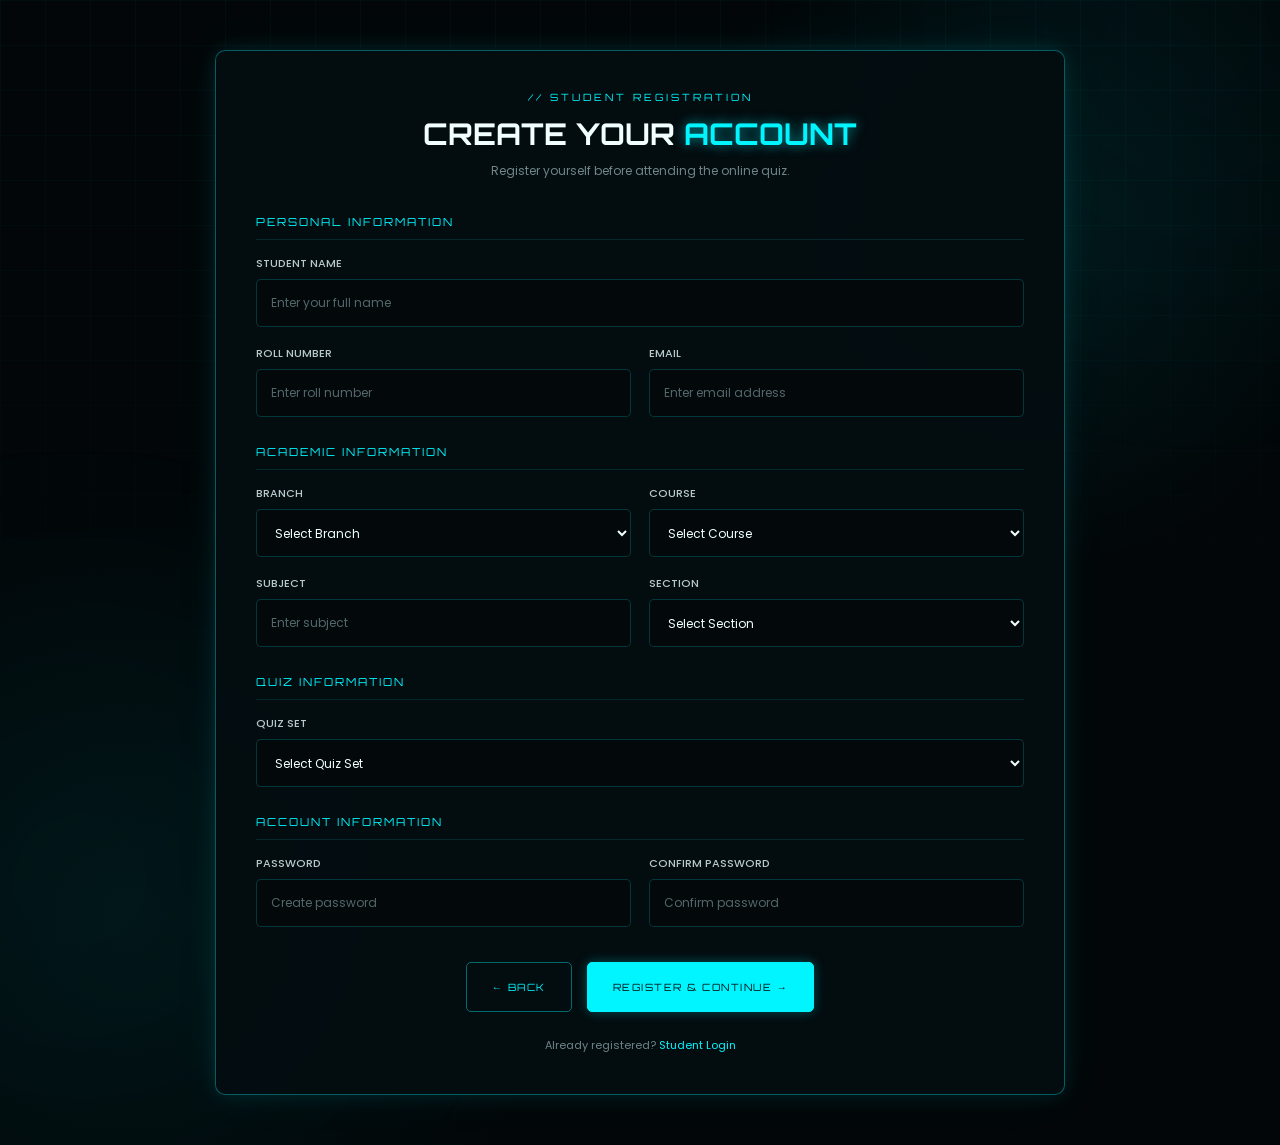
<file: register.html>
<!DOCTYPE html>
<html lang="en">

<head>
    <meta charset="UTF-8">
    <meta name="viewport" content="width=device-width, initial-scale=1.0">

    <title>Student Registration | QUIZCORE</title>

    <link rel="stylesheet" href="style.css">

    <style>
        /* Registration Page */

        .register-page {
            min-height: 100vh;
            display: flex;
            align-items: center;
            justify-content: center;
            padding: 50px 20px;
        }

        .register-box {
            width: 100%;
            max-width: 850px;
            padding: 40px;

            background: rgba(4, 13, 16, 0.94);
            border: 1px solid rgba(0, 245, 255, 0.35);
            border-radius: 10px;

            box-shadow:
                0 0 20px rgba(0, 245, 255, 0.10),
                0 0 50px rgba(0, 245, 255, 0.05);
        }

        .register-header {
            text-align: center;
            margin-bottom: 35px;
        }

        .register-header .tag {
            color: #00f5ff;
            font-family: "Orbitron", sans-serif;
            font-size: 10px;
            letter-spacing: 3px;
        }

        .register-header h1 {
            margin-top: 12px;
            font-family: "Orbitron", sans-serif;
            font-size: 30px;
            color: #f2ffff;
        }

        .register-header h1 span {
            color: #00f5ff;
            text-shadow: 0 0 12px rgba(0, 245, 255, 0.6);
        }

        .register-header p {
            margin-top: 10px;
            color: #6f8589;
            font-size: 12px;
        }

        .form-section-title {
            margin: 28px 0 15px;

            color: #00f5ff;

            font-family: "Orbitron", sans-serif;
            font-size: 11px;
            letter-spacing: 2px;

            border-bottom: 1px solid rgba(0, 245, 255, 0.12);
            padding-bottom: 10px;
        }

        .form-grid {
            display: grid;
            grid-template-columns: 1fr 1fr;
            gap: 18px;
        }

        .form-group {
            display: flex;
            flex-direction: column;
        }

        .form-group.full {
            grid-column: 1 / -1;
        }

        .form-group label {
            margin-bottom: 7px;

            color: #b8c9cc;

            font-size: 11px;
            font-weight: 500;
        }

        .form-group input,
        .form-group select {
            width: 100%;

            height: 48px;
            padding: 0 14px;

            color: #f2ffff;
            background: #03090b;

            border: 1px solid rgba(0, 245, 255, 0.20);
            border-radius: 5px;

            outline: none;

            font-family: "Poppins", sans-serif;
            font-size: 12px;

            transition: 0.3s ease;
        }

        .form-group select {
            cursor: pointer;
        }

        .form-group input::placeholder {
            color: #53676b;
        }

        .form-group input:focus,
        .form-group select:focus {
            border-color: #00f5ff;

            box-shadow:
                0 0 10px rgba(0, 245, 255, 0.12),
                inset 0 0 8px rgba(0, 245, 255, 0.03);
        }

        .form-group select option {
            background: #03090b;
            color: white;
        }

        .register-actions {
            margin-top: 35px;

            display: flex;
            gap: 15px;
            justify-content: center;
        }

        .register-actions button,
        .register-actions a {
            min-height: 50px;
            padding: 0 25px;

            display: inline-flex;
            align-items: center;
            justify-content: center;

            border-radius: 5px;

            font-family: "Orbitron", sans-serif;
            font-size: 10px;
            letter-spacing: 1.5px;

            text-decoration: none;

            cursor: pointer;

            transition: 0.3s ease;
        }

        .register-submit {
            border: 1px solid #00f5ff;
            background: #00f5ff;
            color: #001214;

            box-shadow:
                0 0 12px rgba(0, 245, 255, 0.3);
        }

        .register-submit:hover {
            transform: translateY(-2px);

            box-shadow:
                0 0 20px rgba(0, 245, 255, 0.5);
        }

        .back-home {
            border: 1px solid rgba(0, 245, 255, 0.4);
            background: transparent;
            color: #00f5ff;
        }

        .back-home:hover {
            background: rgba(0, 245, 255, 0.07);
        }

        .login-note {
            margin-top: 25px;
            text-align: center;

            color: #6f8589;
            font-size: 11px;
        }

        .login-note a {
            color: #00f5ff;
            text-decoration: none;
        }

        .login-note a:hover {
            text-decoration: underline;
        }


        @media (max-width: 650px) {

            .register-box {
                padding: 25px 18px;
            }

            .form-grid {
                grid-template-columns: 1fr;
            }

            .form-group.full {
                grid-column: auto;
            }

            .register-header h1 {
                font-size: 24px;
            }

            .register-actions {
                flex-direction: column;
            }

            .register-actions button,
            .register-actions a {
                width: 100%;
            }
        }
    </style>
</head>


<body>

    <!-- Background -->
    <div class="grid-background"></div>
    <div class="glow glow-1"></div>
    <div class="glow glow-2"></div>


    <!-- Registration -->
    <main class="register-page">

        <div class="register-box">

            <div class="register-header">

                <div class="tag">
                    // STUDENT REGISTRATION
                </div>

                <h1>
                    CREATE YOUR
                    <span>ACCOUNT</span>
                </h1>

                <p>
                    Register yourself before attending the online quiz.
                </p>

            </div>


            <form id="registrationForm">


                <!-- Personal Information -->

                <div class="form-section-title">
                    PERSONAL INFORMATION
                </div>

                <div class="form-grid">

                    <div class="form-group full">
                        <label for="studentName">
                            STUDENT NAME
                        </label>

                        <input
                            type="text"
                            id="studentName"
                            name="studentName"
                            placeholder="Enter your full name"
                            required
                        >
                    </div>


                    <div class="form-group">

                        <label for="rollNo">
                            ROLL NUMBER
                        </label>

                        <input
                            type="text"
                            id="rollNo"
                            name="rollNo"
                            placeholder="Enter roll number"
                            required
                        >

                    </div>


                    <div class="form-group">

                        <label for="email">
                            EMAIL
                        </label>

                        <input
                            type="email"
                            id="email"
                            name="email"
                            placeholder="Enter email address"
                            required
                        >

                    </div>

                </div>


                <!-- Academic Information -->

                <div class="form-section-title">
                    ACADEMIC INFORMATION
                </div>

                <div class="form-grid">


                    <div class="form-group">

                        <label for="branch">
                            BRANCH
                        </label>

                        <select id="branch" name="branch" required>

                            <option value="">
                                Select Branch
                            </option>

                            <option value="CSE">
                                Computer Science & Engineering
                            </option>

                            <option value="IT">
                                Information Technology
                            </option>

                            <option value="ECE">
                                Electronics & Communication
                            </option>

                            <option value="ME">
                                Mechanical Engineering
                            </option>

                            <option value="CE">
                                Civil Engineering
                            </option>

                            <option value="Other">
                                Other
                            </option>

                        </select>

                    </div>


                    <div class="form-group">

                        <label for="course">
                            COURSE
                        </label>

                        <select id="course" name="course" required>

                            <option value="">
                                Select Course
                            </option>

                            <option value="B.Tech">
                                B.Tech
                            </option>

                            <option value="M.Tech">
                                M.Tech
                            </option>

                            <option value="BCA">
                                BCA
                            </option>

                            <option value="MCA">
                                MCA
                            </option>

                            <option value="Other">
                                Other
                            </option>

                        </select>

                    </div>


                    <div class="form-group">

                        <label for="subject">
                            SUBJECT
                        </label>

                        <input
                            type="text"
                            id="subject"
                            name="subject"
                            placeholder="Enter subject"
                            required
                        >

                    </div>


                    <div class="form-group">

                        <label for="section">
                            SECTION
                        </label>

                        <select id="section" name="section" required>

                            <option value="">
                                Select Section
                            </option>

                            <option value="A">Section A</option>
                            <option value="B">Section B</option>
                            <option value="C">Section C</option>
                            <option value="D">Section D</option>
                            <option value="E">Section E</option>

                        </select>

                    </div>

                </div>


                <!-- Quiz Information -->

                <div class="form-section-title">
                    QUIZ INFORMATION
                </div>

                <div class="form-grid">

                    <div class="form-group full">

                        <label for="quizSet">
                            QUIZ SET
                        </label>

                        <select id="quizSet" name="quizSet" required>

                            <option value="">
                                Select Quiz Set
                            </option>

                            <option value="Set A">
                                Quiz Set A
                            </option>

                            <option value="Set B">
                                Quiz Set B
                            </option>

                            <option value="Set C">
                                Quiz Set C
                            </option>

                        </select>

                    </div>

                </div>


                <!-- Account Information -->

                <div class="form-section-title">
                    ACCOUNT INFORMATION
                </div>

                <div class="form-grid">

                    <div class="form-group">

                        <label for="password">
                            PASSWORD
                        </label>

                        <input
                            type="password"
                            id="password"
                            name="password"
                            placeholder="Create password"
                            minlength="6"
                            required
                        >

                    </div>


                    <div class="form-group">

                        <label for="confirmPassword">
                            CONFIRM PASSWORD
                        </label>

                        <input
                            type="password"
                            id="confirmPassword"
                            name="confirmPassword"
                            placeholder="Confirm password"
                            minlength="6"
                            required
                        >

                    </div>

                </div>


                <!-- Buttons -->

                <div class="register-actions">

                    <a
                        href="index.html"
                        class="back-home"
                    >
                        ← BACK
                    </a>

                    <button
                        type="submit"
                        class="register-submit"
                    >
                        REGISTER & CONTINUE →
                    </button>

                </div>


                <div class="login-note">

                    Already registered?

                    <a href="login.html">
                        Student Login
                    </a>

                </div>


            </form>

        </div>

    </main>


    <script>

        const registrationForm =
            document.getElementById("registrationForm");


        registrationForm.addEventListener(
            "submit",
            function (event) {

                event.preventDefault();


                const password =
                    document.getElementById("password").value;

                const confirmPassword =
                    document.getElementById("confirmPassword").value;


                // Password check

                if (password !== confirmPassword) {

                    alert("Password and Confirm Password do not match.");

                    return;
                }


                // Get student name

                const studentName =
                    document.getElementById("studentName").value.trim();


                // Temporary registration data
                // Later this will be connected to MySQL backend.

                const studentData = {

                    name: studentName,

                    rollNo:
                        document.getElementById("rollNo").value.trim(),

                    email:
                        document.getElementById("email").value.trim(),

                    branch:
                        document.getElementById("branch").value,

                    course:
                        document.getElementById("course").value,

                    subject:
                        document.getElementById("subject").value.trim(),

                    section:
                        document.getElementById("section").value,

                    quizSet:
                        document.getElementById("quizSet").value,

                    registeredAt:
                        new Date().toISOString()

                };


                // Store temporarily in browser

                localStorage.setItem(
                    "quizStudent",
                    JSON.stringify(studentData)
                );


                alert(
                    "Registration successful! You can now continue to login."
                );


                // Go to login page

                window.location.href = "login.html";

            }
        );

    </script>

</body>

</html>
</file>
<file: style.css>
/* =========================================================
   ONLINE QUIZ SYSTEM
   BLACK + CYAN NEON UI
   ========================================================= */

@import url('https://fonts.googleapis.com/css2?family=Orbitron:wght@400;500;600;700;800&family=Poppins:wght@300;400;500;600;700&display=swap');


/* =========================================================
   ROOT VARIABLES
   ========================================================= */

:root {
    --bg: #020608;
    --bg-secondary: #050b0e;
    --card: rgba(5, 15, 19, 0.88);

    --cyan: #00f5ff;
    --cyan-dark: #00a9b3;
    --cyan-light: #7fffff;

    --white: #f2ffff;
    --text: #b8c9cc;
    --muted: #6f8589;

    --border: rgba(0, 245, 255, 0.28);
    --border-bright: rgba(0, 245, 255, 0.75);

    --shadow:
        0 0 10px rgba(0, 245, 255, 0.18),
        0 0 30px rgba(0, 245, 255, 0.08);

    --transition: 0.3s ease;
}


/* =========================================================
   RESET
   ========================================================= */

* {
    margin: 0;
    padding: 0;
    box-sizing: border-box;
}

html {
    scroll-behavior: smooth;
}

body {
    min-height: 100vh;

    background:
        radial-gradient(
            circle at 80% 20%,
            rgba(0, 245, 255, 0.08),
            transparent 25%
        ),
        radial-gradient(
            circle at 10% 80%,
            rgba(0, 245, 255, 0.05),
            transparent 30%
        ),
        var(--bg);

    color: var(--white);

    font-family: "Poppins", sans-serif;

    overflow-x: hidden;
}


/* =========================================================
   SELECTION
   ========================================================= */

::selection {
    background: var(--cyan);
    color: #000;
}


/* =========================================================
   SCROLLBAR
   ========================================================= */

::-webkit-scrollbar {
    width: 8px;
}

::-webkit-scrollbar-track {
    background: #020506;
}

::-webkit-scrollbar-thumb {
    background: var(--cyan-dark);
    border-radius: 10px;
}

::-webkit-scrollbar-thumb:hover {
    background: var(--cyan);
}


/* =========================================================
   BACKGROUND GRID
   ========================================================= */

.grid-background {
    position: fixed;
    inset: 0;

    z-index: -3;

    background-image:
        linear-gradient(
            rgba(0, 245, 255, 0.035) 1px,
            transparent 1px
        ),
        linear-gradient(
            90deg,
            rgba(0, 245, 255, 0.035) 1px,
            transparent 1px
        );

    background-size: 45px 45px;

    mask-image: linear-gradient(
        to bottom,
        black,
        transparent 90%
    );

    pointer-events: none;
}


/* =========================================================
   GLOW EFFECTS
   ========================================================= */

.glow {
    position: fixed;

    width: 400px;
    height: 400px;

    border-radius: 50%;

    background: var(--cyan);

    filter: blur(160px);

    opacity: 0.06;

    pointer-events: none;

    z-index: -2;
}

.glow-1 {
    top: -180px;
    right: -120px;
}

.glow-2 {
    bottom: -180px;
    left: -120px;
}


/* =========================================================
   NAVBAR
   ========================================================= */

.navbar {
    width: 100%;

    padding: 22px 7%;

    display: flex;
    align-items: center;
    justify-content: space-between;

    position: relative;
    z-index: 10;

    border-bottom: 1px solid rgba(0, 245, 255, 0.08);

    background: rgba(2, 6, 8, 0.78);

    backdrop-filter: blur(15px);
}


/* LOGO */

.logo {
    display: flex;
    align-items: center;
    gap: 10px;

    font-family: "Orbitron", sans-serif;

    font-size: 20px;
    font-weight: 700;
    letter-spacing: 2px;

    color: var(--white);
}

.logo-icon {
    color: var(--cyan);

    font-size: 24px;

    text-shadow:
        0 0 8px var(--cyan),
        0 0 20px var(--cyan);
}

.cyan {
    color: var(--cyan);

    text-shadow:
        0 0 8px rgba(0, 245, 255, 0.8);
}


/* NAVIGATION */

.navbar nav {
    display: flex;
    align-items: center;
    gap: 35px;
}

.navbar nav a {
    position: relative;

    color: var(--text);

    text-decoration: none;

    font-size: 13px;
    font-weight: 500;

    letter-spacing: 1px;

    transition: var(--transition);
}

.navbar nav a::after {
    content: "";

    position: absolute;

    left: 0;
    bottom: -8px;

    width: 0;
    height: 2px;

    background: var(--cyan);

    box-shadow: 0 0 8px var(--cyan);

    transition: var(--transition);
}

.navbar nav a:hover {
    color: var(--cyan);

    text-shadow: 0 0 8px rgba(0, 245, 255, 0.6);
}

.navbar nav a:hover::after {
    width: 100%;
}


/* =========================================================
   HERO
   ========================================================= */

.hero {
    min-height: calc(100vh - 80px);

    width: 86%;
    max-width: 1400px;

    margin: auto;

    display: grid;

    grid-template-columns: 1.15fr 0.85fr;

    align-items: center;

    gap: 80px;

    padding: 80px 0;
}


/* =========================================================
   HERO CONTENT
   ========================================================= */

.hero-content {
    max-width: 720px;
}


/* STATUS */

.status {
    display: inline-flex;

    align-items: center;
    gap: 10px;

    padding: 9px 16px;

    border: 1px solid var(--border);

    border-radius: 30px;

    background: rgba(0, 245, 255, 0.035);

    color: var(--cyan);

    font-family: "Orbitron", sans-serif;

    font-size: 10px;

    letter-spacing: 2px;

    box-shadow:
        0 0 15px rgba(0, 245, 255, 0.08);
}

.status-dot {
    width: 7px;
    height: 7px;

    border-radius: 50%;

    background: var(--cyan);

    box-shadow:
        0 0 8px var(--cyan),
        0 0 18px var(--cyan);

    animation: pulse 1.6s infinite;
}


/* HERO TITLE */

.hero h1 {
    margin-top: 28px;

    font-family: "Orbitron", sans-serif;

    font-size: clamp(42px, 6vw, 82px);

    line-height: 1.05;

    font-weight: 800;

    letter-spacing: 2px;
}

.hero h1 span {
    display: block;

    color: var(--cyan);

    text-shadow:
        0 0 8px rgba(0, 245, 255, 0.8),
        0 0 25px rgba(0, 245, 255, 0.35),
        0 0 50px rgba(0, 245, 255, 0.12);
}


/* HERO DESCRIPTION */

.hero-content > p {
    max-width: 650px;

    margin-top: 25px;

    color: var(--text);

    font-size: 15px;

    line-height: 1.9;
}


/* =========================================================
   BUTTONS
   ========================================================= */

.hero-buttons {
    display: flex;

    gap: 15px;

    margin-top: 35px;

    flex-wrap: wrap;
}

.btn {
    min-height: 52px;

    padding: 0 24px;

    display: inline-flex;

    align-items: center;
    justify-content: center;

    gap: 20px;

    border-radius: 6px;

    text-decoration: none;

    font-family: "Orbitron", sans-serif;

    font-size: 11px;

    font-weight: 600;

    letter-spacing: 1.5px;

    transition: 0.3s ease;

    cursor: pointer;
}


/* PRIMARY BUTTON */

.btn-primary {
    color: #001214;

    background: var(--cyan);

    border: 1px solid var(--cyan);

    box-shadow:
        0 0 10px rgba(0, 245, 255, 0.5),
        0 0 30px rgba(0, 245, 255, 0.18);
}

.btn-primary:hover {
    transform: translateY(-3px);

    box-shadow:
        0 0 15px var(--cyan),
        0 0 40px rgba(0, 245, 255, 0.35);
}


/* SECONDARY BUTTON */

.btn-secondary {
    color: var(--cyan);

    background: transparent;

    border: 1px solid var(--border-bright);
}

.btn-secondary:hover {
    background: rgba(0, 245, 255, 0.08);

    color: var(--cyan-light);

    box-shadow:
        0 0 15px rgba(0, 245, 255, 0.2);
}


/* =========================================================
   FEATURES
   ========================================================= */

.features {
    display: flex;

    gap: 12px;

    margin-top: 50px;

    flex-wrap: wrap;
}

.feature {
    min-width: 175px;

    padding: 14px 16px;

    display: flex;

    align-items: center;

    gap: 12px;

    background: rgba(5, 15, 19, 0.6);

    border: 1px solid rgba(0, 245, 255, 0.13);

    border-radius: 6px;

    transition: var(--transition);
}

.feature:hover {
    border-color: var(--border-bright);

    transform: translateY(-4px);

    box-shadow:
        0 0 20px rgba(0, 245, 255, 0.1);
}

.feature-icon {
    width: 38px;
    height: 38px;

    display: grid;
    place-items: center;

    border: 1px solid var(--border);

    color: var(--cyan);

    border-radius: 5px;

    font-size: 18px;
}

.feature strong {
    display: block;

    font-size: 12px;

    color: var(--white);
}

.feature small {
    display: block;

    margin-top: 3px;

    color: var(--muted);

    font-size: 9px;
}


/* =========================================================
   HERO QUIZ CARD
   ========================================================= */

.hero-card {
    position: relative;

    min-height: 450px;

    padding: 30px;

    display: flex;

    flex-direction: column;

    justify-content: center;

    text-align: center;

    background:
        linear-gradient(
            145deg,
            rgba(8, 25, 29, 0.95),
            rgba(2, 8, 10, 0.95)
        );

    border: 1px solid var(--border);

    border-radius: 10px;

    box-shadow:
        var(--shadow);

    overflow: hidden;
}


/* Card corner */

.hero-card::before,
.hero-card::after {
    content: "";

    position: absolute;

    width: 70px;
    height: 70px;

    border-color: var(--cyan);

    border-style: solid;

    opacity: 0.7;
}

.hero-card::before {
    top: 0;
    left: 0;

    border-width: 2px 0 0 2px;
}

.hero-card::after {
    right: 0;
    bottom: 0;

    border-width: 0 2px 2px 0;
}


/* CARD TOP */

.card-top {
    position: absolute;

    top: 25px;
    left: 30px;
    right: 30px;

    display: flex;

    justify-content: space-between;

    font-family: "Orbitron", sans-serif;

    font-size: 9px;

    letter-spacing: 2px;

    color: var(--muted);
}

.live {
    color: var(--cyan);
}

.live i {
    display: inline-block;

    width: 6px;
    height: 6px;

    margin-right: 5px;

    border-radius: 50%;

    background: var(--cyan);

    box-shadow: 0 0 10px var(--cyan);
}


/* QUIZ SYMBOL */

.quiz-symbol {
    width: 125px;
    height: 125px;

    margin: 20px auto 25px;

    display: grid;
    place-items: center;

    border: 1px solid var(--cyan);

    border-radius: 50%;

    color: var(--cyan);

    box-shadow:
        0 0 15px rgba(0, 245, 255, 0.2),
        inset 0 0 25px rgba(0, 245, 255, 0.06);

    position: relative;
}

.quiz-symbol::before {
    content: "";

    position: absolute;

    inset: 10px;

    border: 1px dashed rgba(0, 245, 255, 0.3);

    border-radius: 50%;

    animation: rotate 15s linear infinite;
}

.quiz-symbol span {
    font-family: "Orbitron", sans-serif;

    font-size: 55px;
    font-weight: 700;

    text-shadow:
        0 0 12px var(--cyan),
        0 0 25px rgba(0, 245, 255, 0.4);
}


/* CARD TEXT */

.hero-card h2 {
    font-family: "Orbitron", sans-serif;

    font-size: 25px;

    letter-spacing: 2px;
}

.hero-card > p {
    margin-top: 10px;

    color: var(--muted);

    font-size: 12px;
}


/* CARD LINE */

.card-line {
    width: 70%;

    height: 1px;

    margin: 30px auto;

    background:
        linear-gradient(
            90deg,
            transparent,
            var(--cyan),
            transparent
        );

    box-shadow: 0 0 8px rgba(0, 245, 255, 0.5);
}


/* CARD STATS */

.stats {
    display: grid;

    grid-template-columns: repeat(3, 1fr);

    gap: 10px;
}

.stats div {
    padding: 12px;

    border: 1px solid rgba(0, 245, 255, 0.1);

    background: rgba(0, 245, 255, 0.025);
}

.stats strong {
    display: block;

    color: var(--cyan);

    font-family: "Orbitron", sans-serif;

    font-size: 18px;
}

.stats small {
    display: block;

    margin-top: 5px;

    color: var(--muted);

    font-size: 8px;

    letter-spacing: 1px;
}


/* =========================================================
   SECTION COMMON
   ========================================================= */

.info-section,
.rules-section {
    width: 86%;
    max-width: 1400px;

    margin: auto;

    padding: 100px 0;
}

.section-heading {
    margin-bottom: 45px;
}

.section-heading > span {
    color: var(--cyan);

    font-family: "Orbitron", sans-serif;

    font-size: 10px;

    letter-spacing: 3px;

    text-shadow: 0 0 8px rgba(0, 245, 255, 0.5);
}

.section-heading h2 {
    margin-top: 12px;

    font-family: "Orbitron", sans-serif;

    font-size: clamp(25px, 4vw, 42px);

    letter-spacing: 1px;
}

.section-heading h2 b {
    color: var(--cyan);

    font-weight: 700;

    text-shadow:
        0 0 12px rgba(0, 245, 255, 0.4);
}


/* =========================================================
   INFO CARDS
   ========================================================= */

.info-grid {
    display: grid;

    grid-template-columns: repeat(3, 1fr);

    gap: 20px;
}

.info-card {
    position: relative;

    padding: 30px;

    min-height: 220px;

    background: rgba(4, 13, 16, 0.8);

    border: 1px solid rgba(0, 245, 255, 0.14);

    border-radius: 8px;

    overflow: hidden;

    transition: var(--transition);
}

.info-card::before {
    content: "";

    position: absolute;

    top: 0;
    left: 0;

    width: 0;
    height: 2px;

    background: var(--cyan);

    box-shadow: 0 0 12px var(--cyan);

    transition: 0.4s ease;
}

.info-card:hover {
    transform: translateY(-7px);

    border-color: var(--border-bright);

    box-shadow:
        0 0 25px rgba(0, 245, 255, 0.08);
}

.info-card:hover::before {
    width: 100%;
}

.number {
    color: var(--cyan);

    font-family: "Orbitron", sans-serif;

    font-size: 12px;

    letter-spacing: 2px;
}

.info-card h3 {
    margin-top: 25px;

    font-family: "Orbitron", sans-serif;

    font-size: 17px;
}

.info-card p {
    margin-top: 12px;

    color: var(--muted);

    font-size: 12px;

    line-height: 1.8;
}


/* =========================================================
   PROCESS
   ========================================================= */

.process {
    display: flex;

    align-items: center;

    justify-content: space-between;

    gap: 15px;

    padding: 35px;

    border: 1px solid rgba(0, 245, 255, 0.12);

    background: rgba(4, 13, 16, 0.6);

    border-radius: 8px;
}

.process-item {
    flex: 1;

    text-align: center;
}

.process-item span {
    display: inline-grid;

    place-items: center;

    width: 55px;
    height: 55px;

    border: 1px solid var(--cyan);

    border-radius: 50%;

    color: var(--cyan);

    font-family: "Orbitron", sans-serif;

    font-size: 12px;

    box-shadow:
        0 0 15px rgba(0, 245, 255, 0.12);
}

.process-item h3 {
    margin-top: 15px;

    font-family: "Orbitron", sans-serif;

    font-size: 12px;

    letter-spacing: 1px;
}

.process-item p {
    margin-top: 7px;

    color: var(--muted);

    font-size: 10px;

    line-height: 1.6;
}

.arrow {
    color: var(--cyan);

    font-size: 20px;

    text-shadow: 0 0 10px var(--cyan);
}


/* =========================================================
   FOOTER
   ========================================================= */

footer {
    padding: 35px 7%;

    display: flex;

    align-items: center;

    justify-content: space-between;

    gap: 20px;

    border-top: 1px solid rgba(0, 245, 255, 0.1);

    background: #010405;

    color: var(--muted);

    font-size: 10px;
}

.footer-logo {
    color: var(--white);

    font-family: "Orbitron", sans-serif;

    font-size: 15px;

    font-weight: 700;

    letter-spacing: 2px;
}

.footer-logo span {
    color: var(--cyan);
}

.footer-status span {
    color: var(--cyan);

    text-shadow: 0 0 8px var(--cyan);
}


/* =========================================================
   ANIMATIONS
   ========================================================= */

@keyframes pulse {

    0%,
    100% {
        opacity: 1;

        transform: scale(1);
    }

    50% {
        opacity: 0.45;

        transform: scale(0.7);
    }
}


@keyframes rotate {
    from {
        transform: rotate(0deg);
    }

    to {
        transform: rotate(360deg);
    }
}


/* =========================================================
   RESPONSIVE — TABLET
   ========================================================= */

@media (max-width: 1000px) {

    .hero {
        grid-template-columns: 1fr;

        gap: 50px;

        padding: 60px 0;
    }

    .hero-content {
        max-width: 850px;
    }

    .hero-card {
        max-width: 600px;

        width: 100%;

        margin: auto;
    }

    .info-grid {
        grid-template-columns: 1fr 1fr;
    }

    .info-card:last-child {
        grid-column: 1 / -1;
    }

    .process {
        flex-wrap: wrap;
    }

    .process-item {
        min-width: 150px;
    }
}


/* =========================================================
   RESPONSIVE — MOBILE
   ========================================================= */

@media (max-width: 700px) {

    .navbar {
        padding: 18px 5%;

        flex-direction: column;

        gap: 18px;
    }

    .navbar nav {
        gap: 18px;
    }

    .navbar nav a {
        font-size: 10px;
    }

    .hero {
        width: 90%;

        padding: 50px 0;
    }

    .hero h1 {
        font-size: 42px;
    }

    .hero-content > p {
        font-size: 13px;
    }

    .hero-buttons {
        flex-direction: column;
    }

    .btn {
        width: 100%;
    }

    .features {
        flex-direction: column;
    }

    .feature {
        width: 100%;
    }

    .hero-card {
        min-height: 400px;

        padding: 25px 18px;
    }

    .quiz-symbol {
        width: 105px;
        height: 105px;
    }

    .quiz-symbol span {
        font-size: 45px;
    }

    .info-section,
    .rules-section {
        width: 90%;

        padding: 70px 0;
    }

    .info-grid {
        grid-template-columns: 1fr;
    }

    .info-card:last-child {
        grid-column: auto;
    }

    .process {
        flex-direction: column;

        padding: 25px 15px;
    }

    .process-item {
        width: 100%;
    }

    .arrow {
        transform: rotate(90deg);
    }

    footer {
        flex-direction: column;

        text-align: center;

        padding: 30px 5%;
    }
}


/* =========================================================
   SMALL MOBILE
   ========================================================= */

@media (max-width: 400px) {

    .logo {
        font-size: 16px;
    }

    .navbar nav {
        gap: 12px;
    }

    .hero h1 {
        font-size: 34px;
    }

    .hero-card h2 {
        font-size: 20px;
    }

    .stats strong {
        font-size: 15px;
    }
}
</file>
